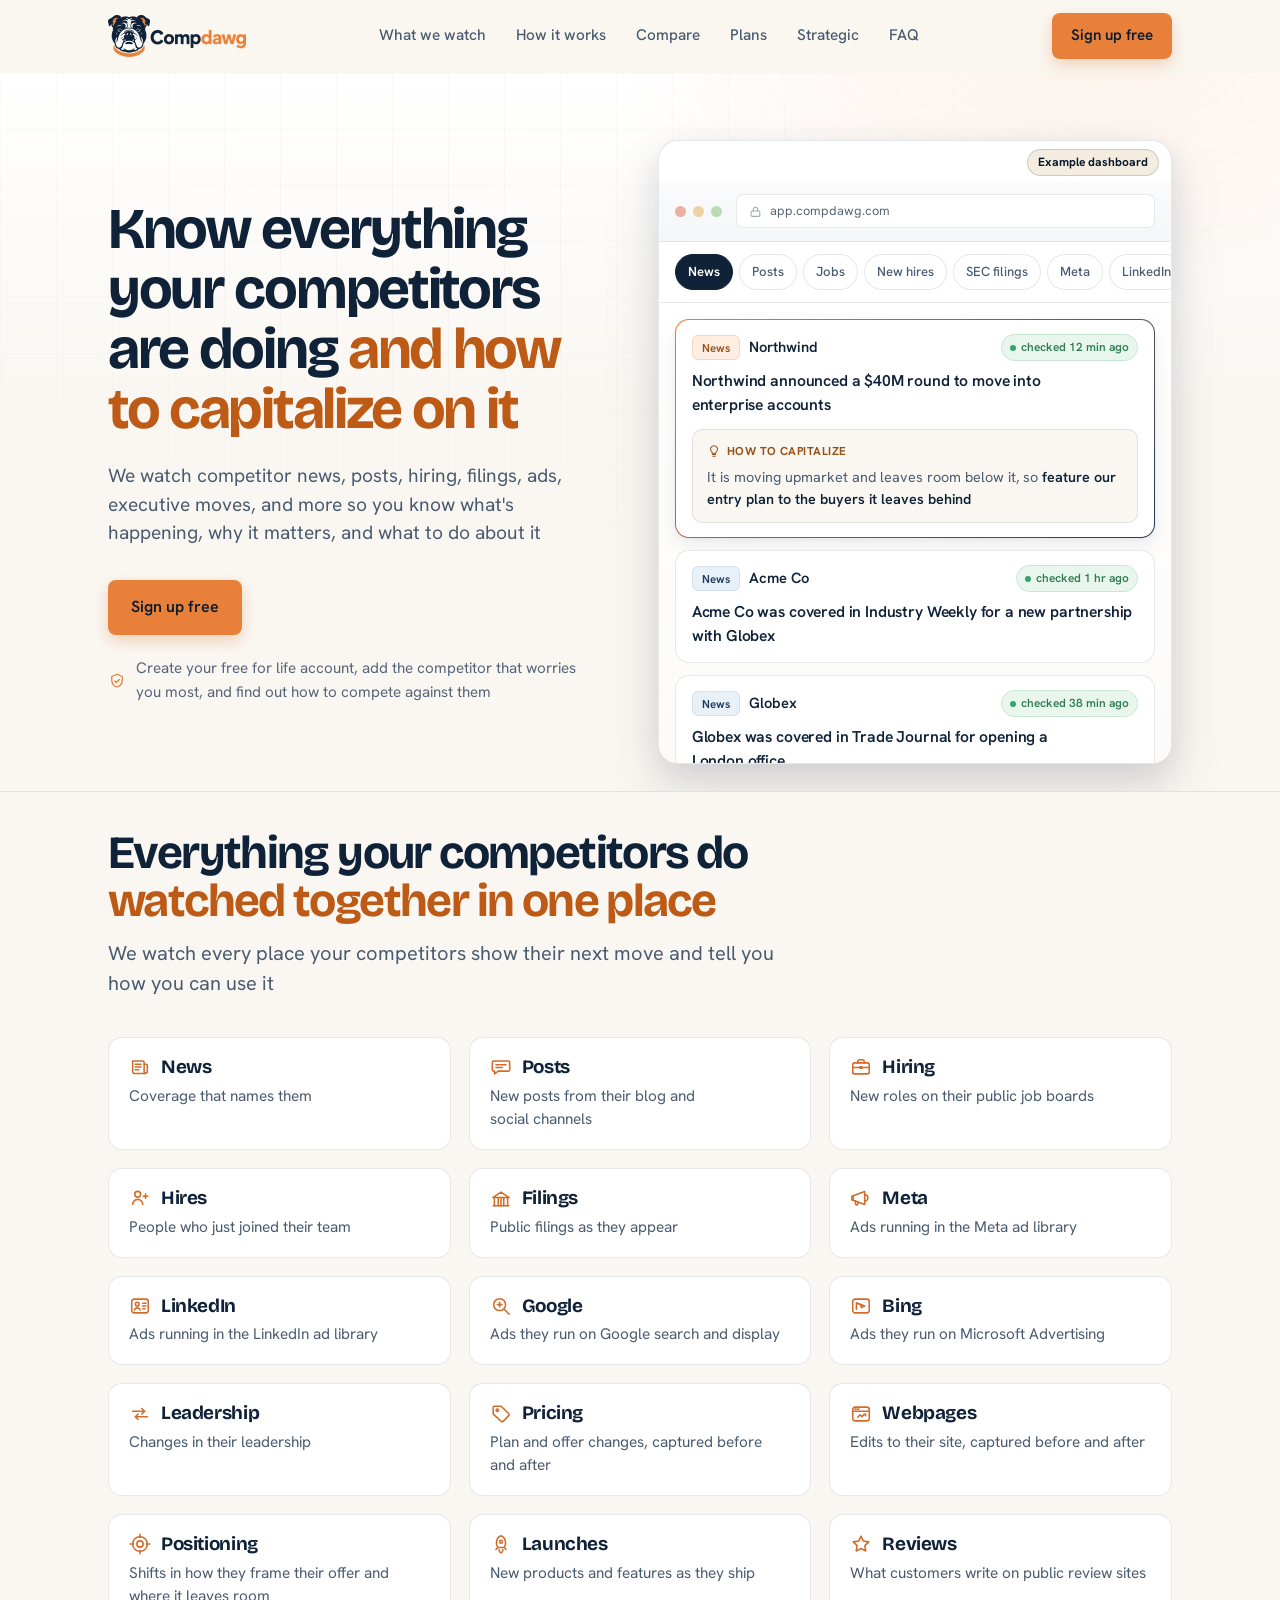
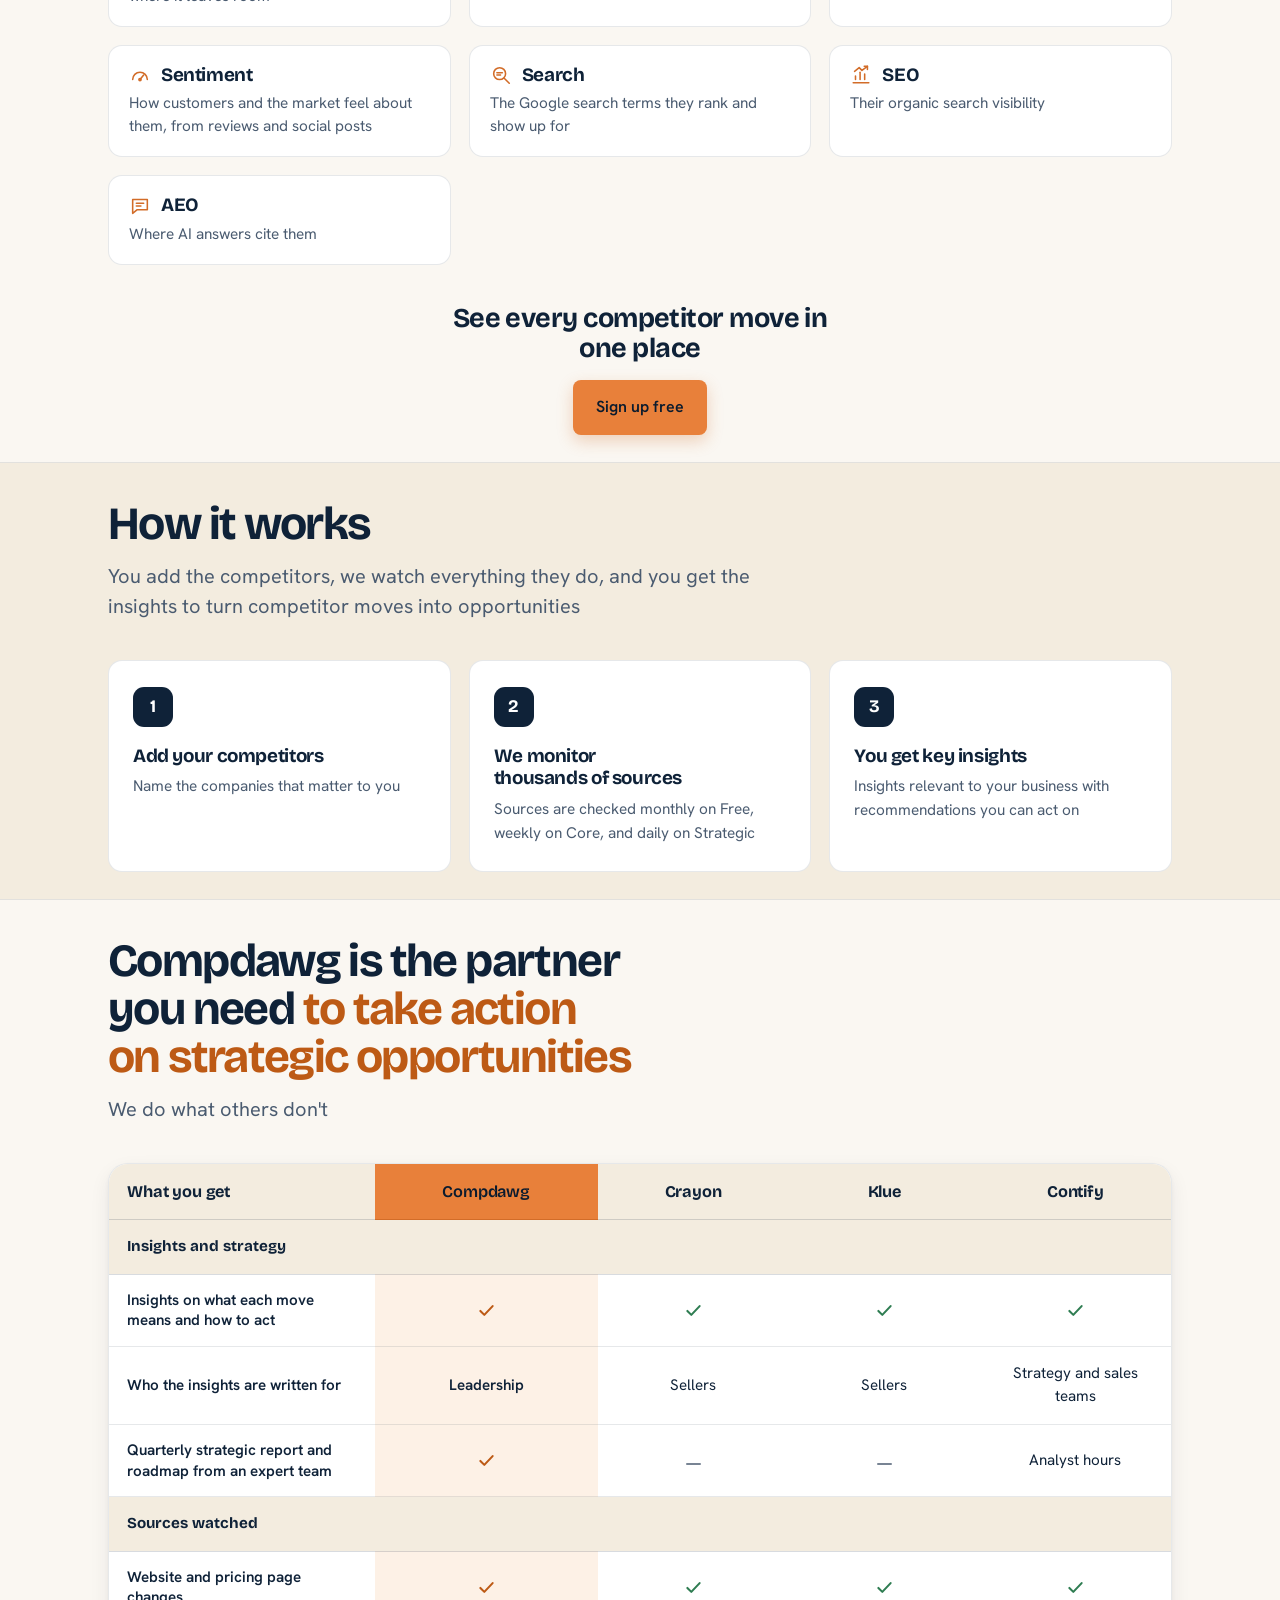
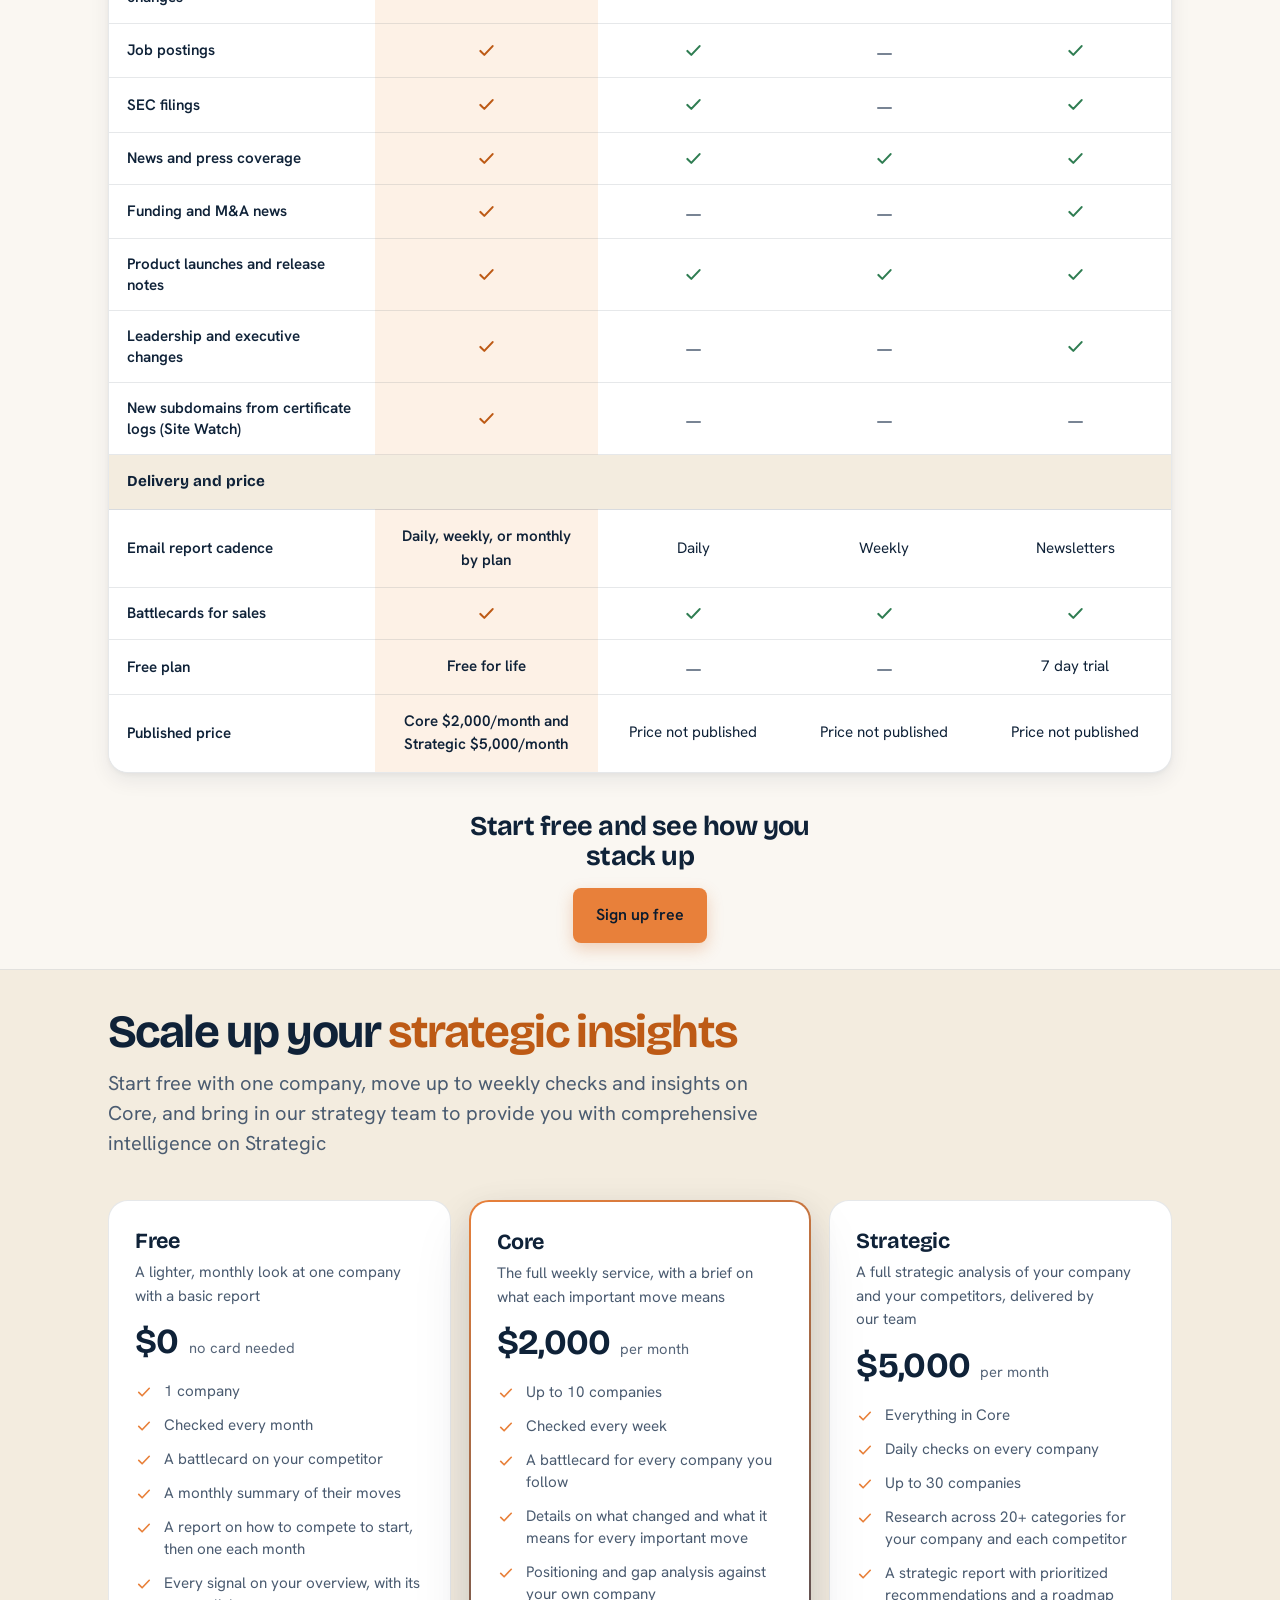
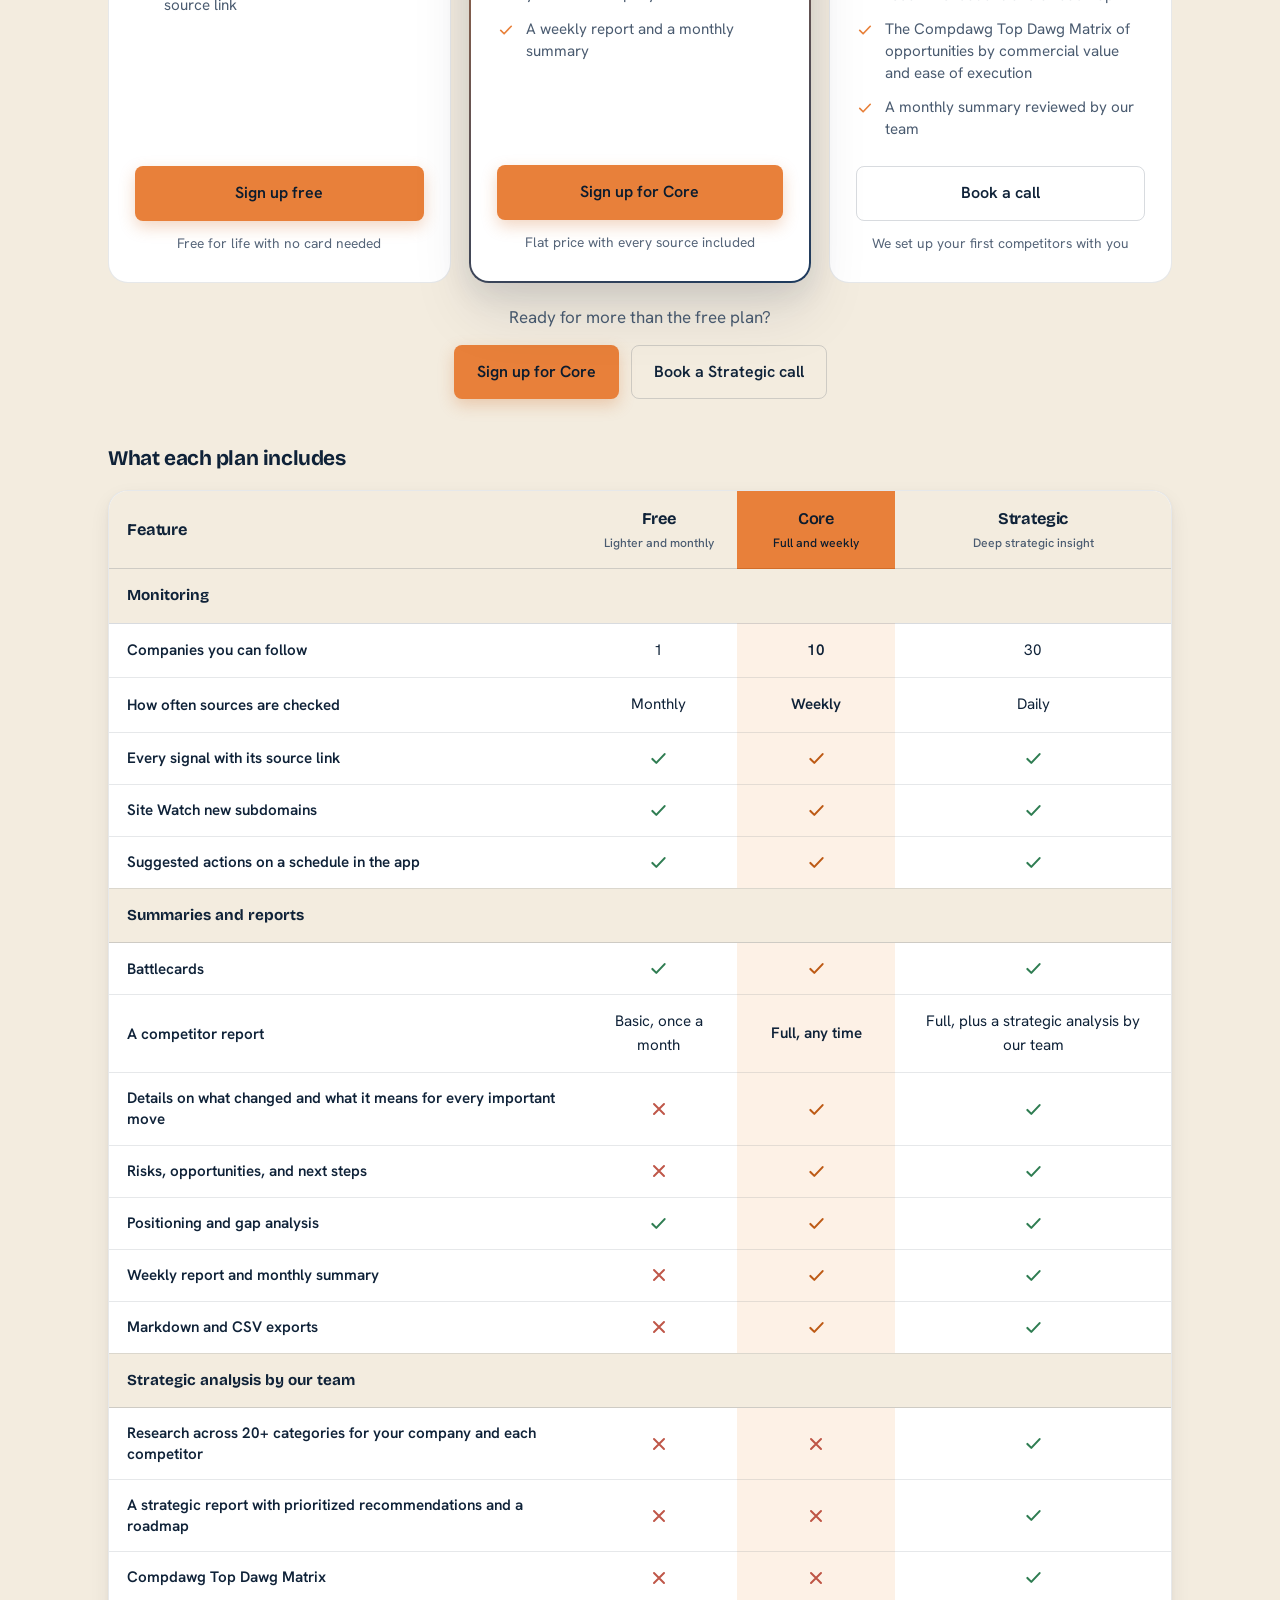
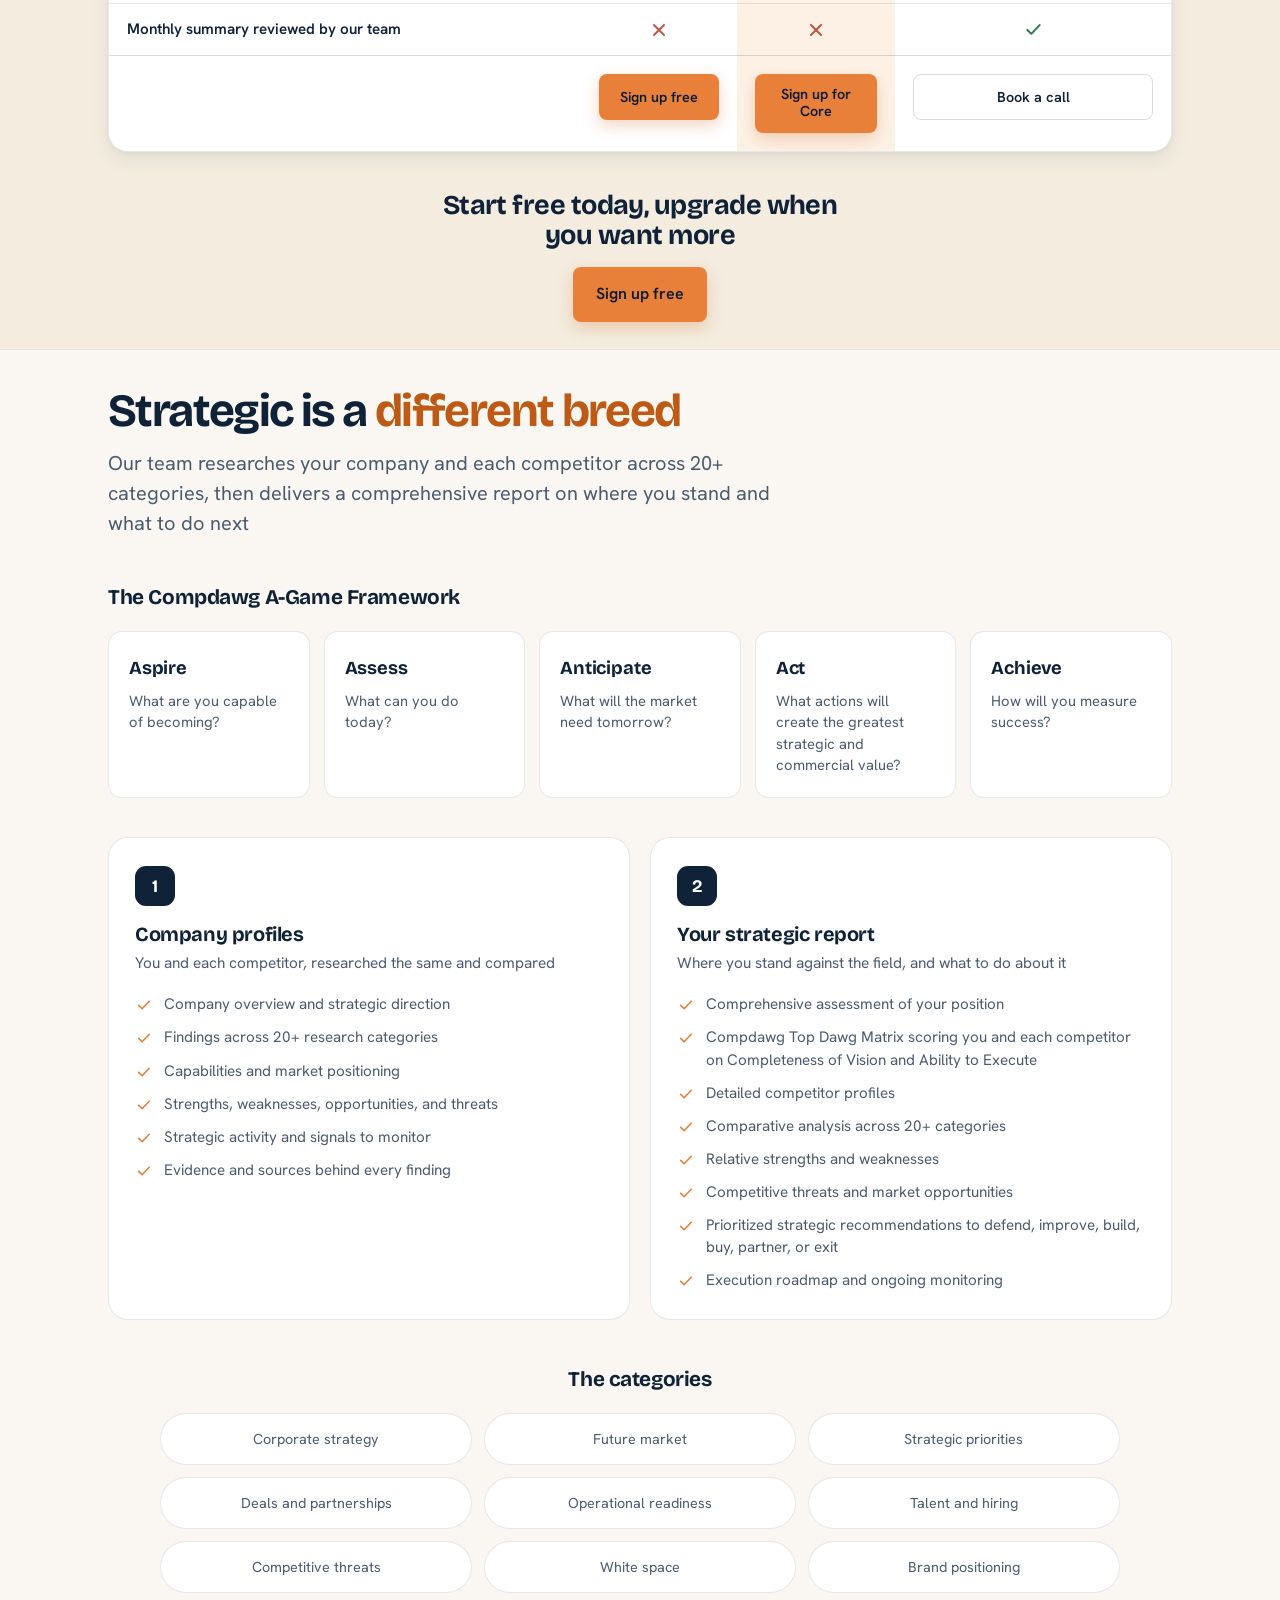
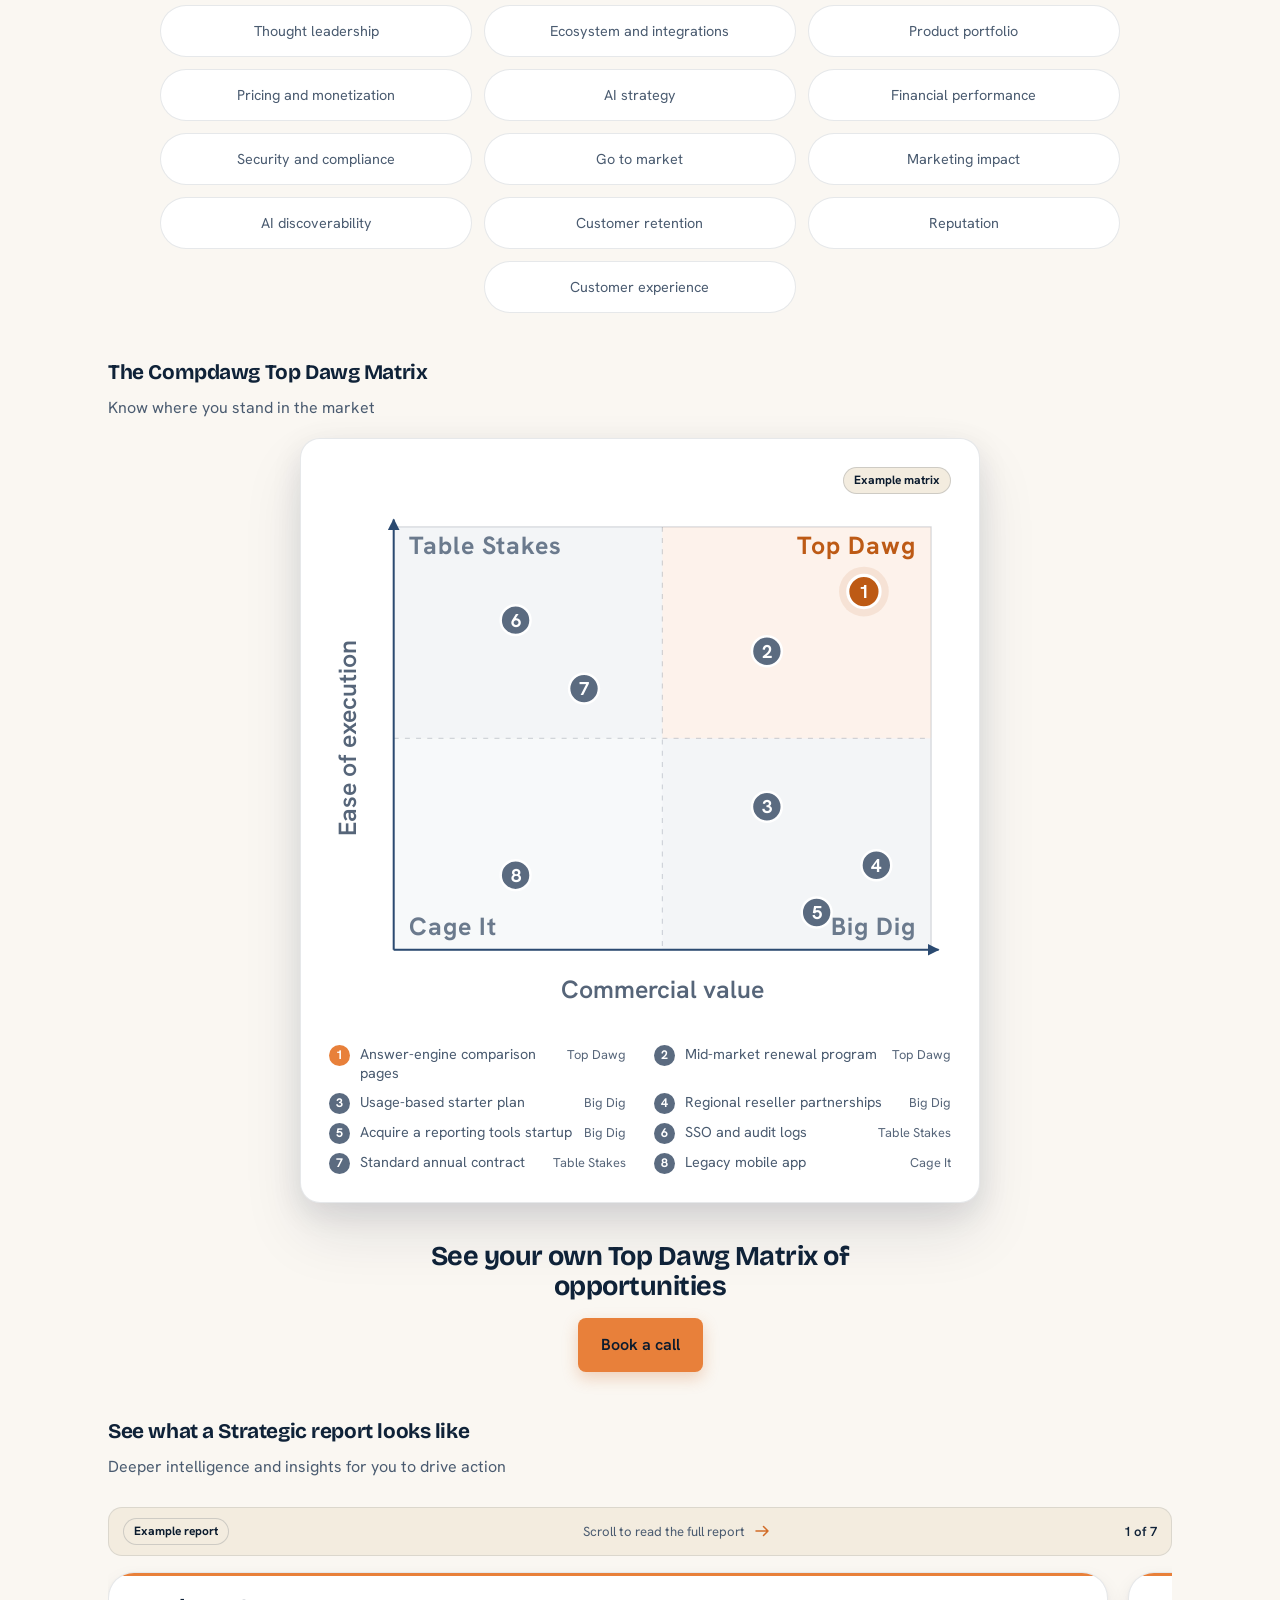
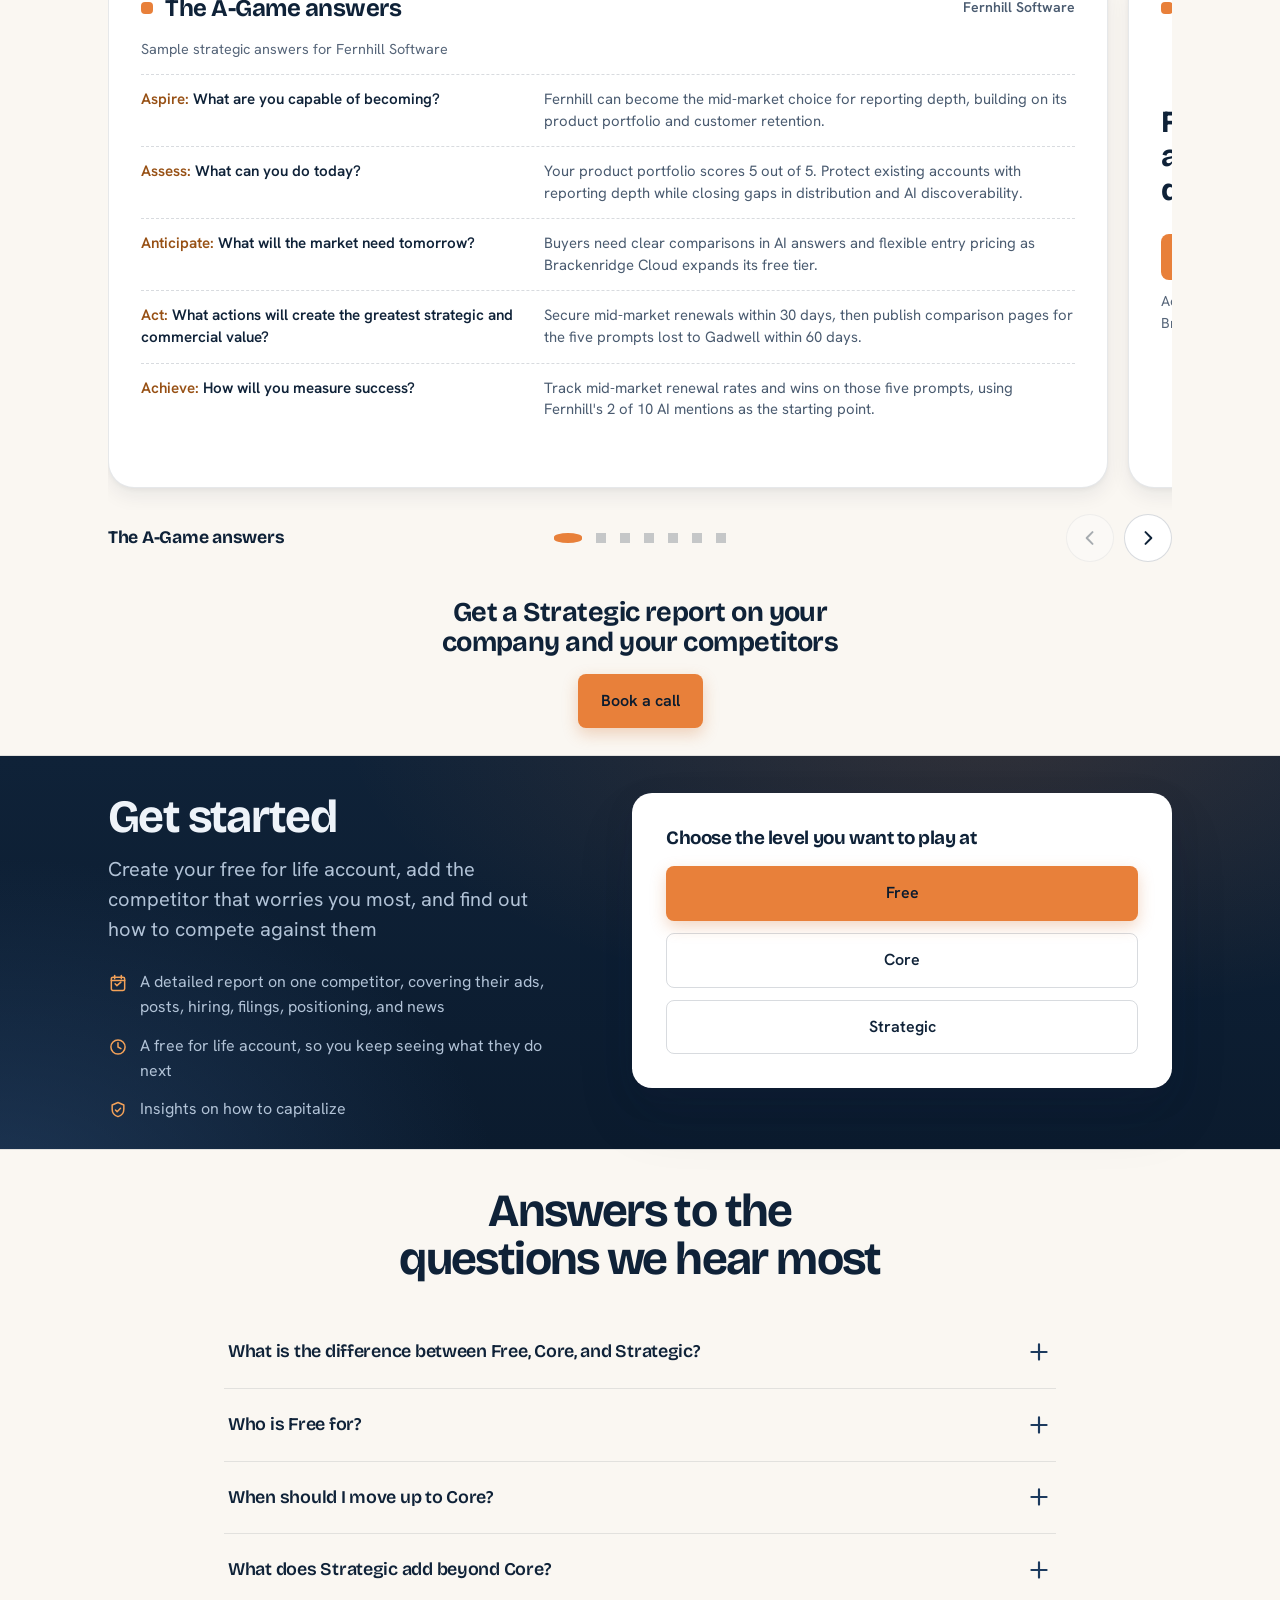
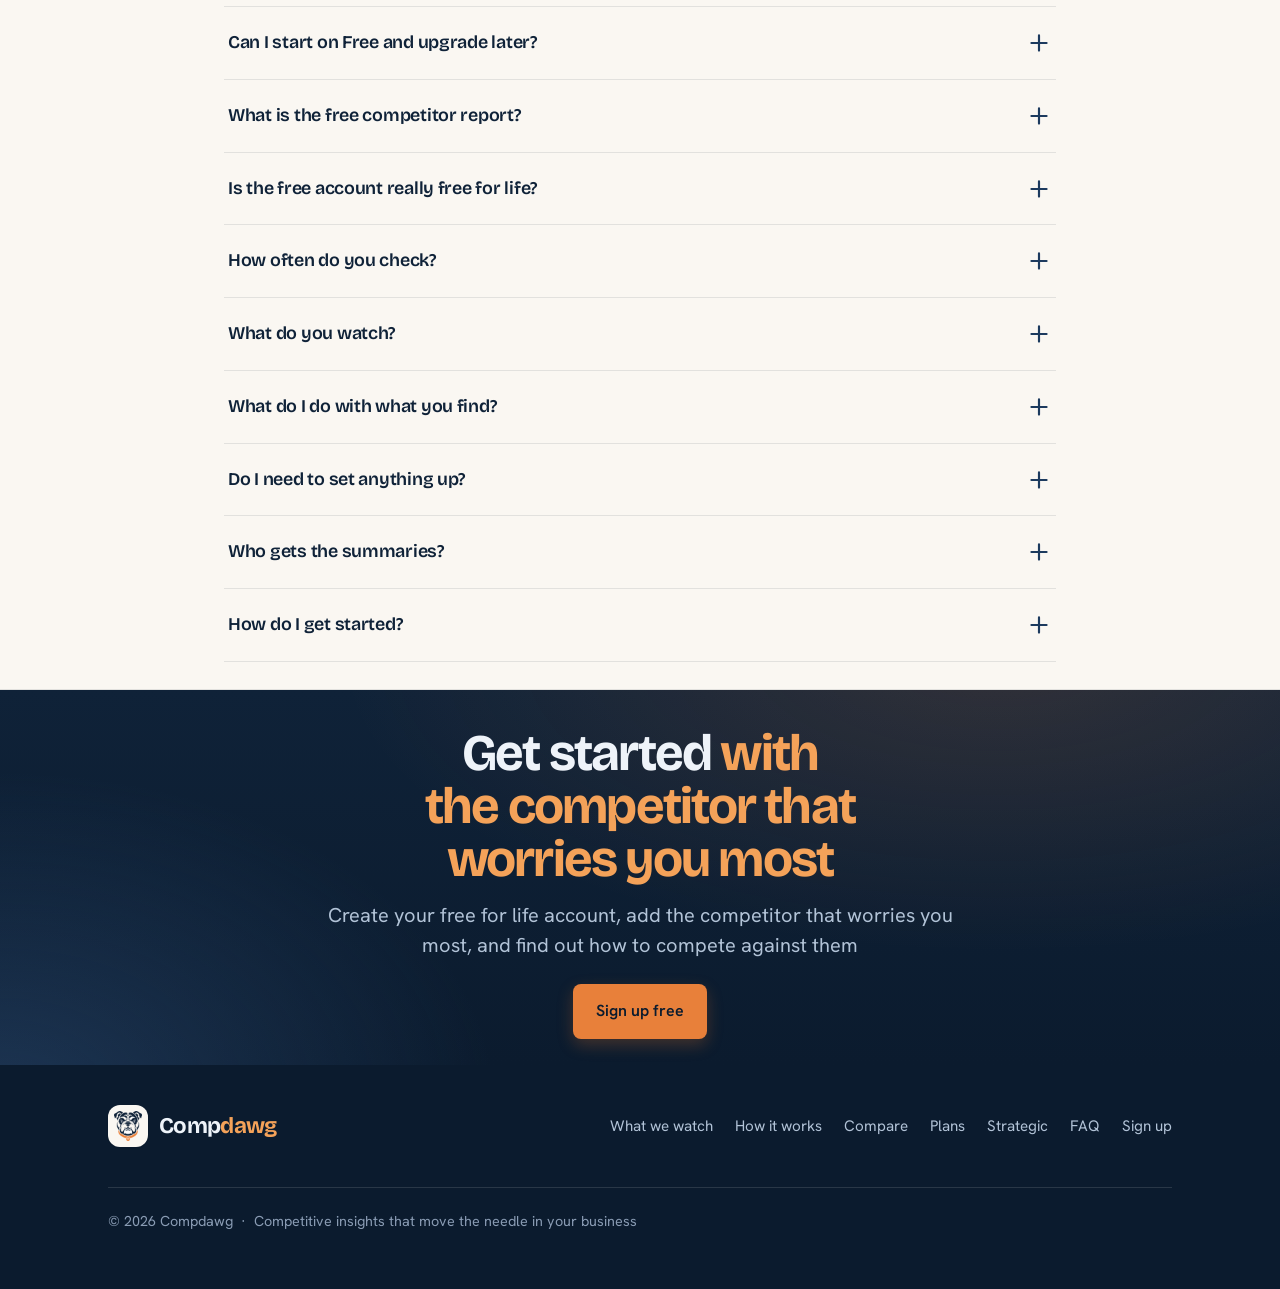
<file: index.html>
<!DOCTYPE html>
<html lang="en">
<head>
<meta charset="utf-8">
<meta name="viewport" content="width=device-width, initial-scale=1">
<title>Compdawg: competitor intelligence for leadership, checked on your plan’s schedule</title>
<meta name="description" content="Compdawg checks competitor sources monthly on Free, weekly on Core, and daily on Strategic, with a free account that shows how to compete against the competitor you add">
<meta name="theme-color" content="#0f2238">
<link rel="canonical" href="https://compdawg.com/">

<!-- Open Graph / Twitter -->
<meta property="og:title" content="Compdawg: competitor intelligence for leadership, checked on your plan’s schedule">
<meta property="og:description" content="We check competitor sources monthly on Free, weekly on Core, and daily on Strategic, with a free account that shows how to compete against the competitor you add">
<meta property="og:image" content="https://compdawg.com/og.png?v=20261105r1">
<meta property="og:image:width" content="1200">
<meta property="og:image:height" content="630">
<meta property="og:image:alt" content="Compdawg: know everything your competitors are doing and how to capitalize on it">
<meta property="og:type" content="website">
<meta property="og:url" content="https://compdawg.com/">
<meta name="twitter:card" content="summary_large_image">
<meta name="twitter:title" content="Compdawg: competitor intelligence for leadership, checked on your plan’s schedule">
<meta name="twitter:description" content="We check competitor sources monthly on Free, weekly on Core, and daily on Strategic, with a free account that shows how to compete against the competitor you add">
<meta name="twitter:image" content="https://compdawg.com/og.png?v=20261105r1">

<link rel="icon" href="brand/icon-16.png?v=20261105r1" sizes="16x16" type="image/png">
<link rel="icon" href="brand/icon-32.png?v=20261105r1" sizes="32x32" type="image/png">
<link rel="icon" href="brand/icon-512.png?v=20261105r1" sizes="512x512" type="image/png">
<link rel="apple-touch-icon" href="brand/icon-180.png?v=20261105r1" sizes="180x180">

<link rel="preconnect" href="https://fonts.googleapis.com">
<link rel="preconnect" href="https://fonts.gstatic.com" crossorigin>
<link href="https://fonts.googleapis.com/css2?family=Bricolage+Grotesque:opsz,wght@12..96,400;12..96,500;12..96,600;12..96,700&family=Hanken+Grotesk:wght@400;500;600;700&display=swap" rel="stylesheet">
<link rel="stylesheet" href="assets/styles.css?v=20261105r3">
<link rel="stylesheet" href="assets/sample-report.css?v=20261105r1">
</head>
<body>
<a class="skip-link" href="#main" style="position:absolute;left:16px;top:-60px;z-index:100;background:#0f2238;color:#fff;padding:10px 16px;border-radius:10px;font-weight:600;transition:top .2s" onfocus="this.style.top='16px'" onblur="this.style.top='-60px'">Skip to content</a>

<!-- =============================================== NAV -->
<header class="nav" id="top">
  <div class="wrap nav-inner">
    <a class="brand" href="#top" aria-label="Compdawg home">
      <img class="logo-default" src="brand/logo-lockup-sm-t.png?v=20261105r1" alt="Compdawg" width="138" height="42">
      <img class="logo-light" src="brand/logo-lockup-light-sm.png?v=20261105r1" alt="" aria-hidden="true" width="138" height="42">
    </a>
    <nav class="nav-links" aria-label="Primary">
      <a class="navlink" href="#watch">What we watch</a>
      <a class="navlink" href="#how">How it works</a>
      <a class="navlink" href="#compare">Compare</a>
      <a class="navlink" href="#plans">Plans</a>
      <a class="navlink" href="#strategic">Strategic</a>
      <a class="navlink" href="#faq">FAQ</a>
    </nav>
    <div class="nav-cta">
      <a class="btn btn-primary" href="https://app.compdawg.com/signup" data-signup-open>Sign up free</a>
    </div>
    <button class="hamburger" aria-label="Toggle menu" aria-controls="mobile-menu" aria-expanded="false"><span></span></button>
  </div>
</header>
<div class="menu-backdrop" hidden aria-hidden="true"></div>
<nav class="mobile-menu" id="mobile-menu" aria-label="Mobile navigation" inert>
  <a href="#watch">What we watch</a>
  <a href="#how">How it works</a>
  <a href="#compare">Compare</a>
  <a href="#plans">Plans</a>
  <a href="#strategic">Strategic</a>
  <a href="#faq">FAQ</a>
  <a class="btn btn-primary" href="https://app.compdawg.com/signup" data-signup-open>Sign up free</a>
</nav>

<main id="main">

<!-- =============================================== HERO -->
<section class="hero">
  <div class="wrap">
    <div class="hero-grid">
      <div>
        <h1 data-reveal>Know everything your competitors are doing <span class="accent">and how to capitalize on it</span></h1>
        <p class="hero-sub" data-reveal style="--reveal-delay:80ms">We watch competitor news, posts, hiring, filings, ads, executive moves, and more so you know what's happening, why it matters, and what to do about it</p>
        <div class="hero-cta" data-reveal style="--reveal-delay:150ms">
          <a class="btn btn-primary" href="https://app.compdawg.com/signup" data-signup-open>Sign up free</a>
        </div>
        <p class="trust" data-reveal style="--reveal-delay:220ms">
          <svg aria-hidden="true" focusable="false" width="18" height="18" viewBox="0 0 24 24" fill="none" stroke="currentColor" stroke-width="1.7" stroke-linecap="round" stroke-linejoin="round"><path d="M12 3l7 3v5c0 4.5-3 7.6-7 9-4-1.4-7-4.5-7-9V6z"/><path d="M9 12l2 2 4-4"/></svg>
          Create your free for life account, add the competitor that worries you most, and find out how to compete against them
        </p>
      </div>

      <!-- ---- Product visual: CSS/HTML mockup (not an image) ---- -->
      <div class="mock" data-reveal style="--reveal-delay:140ms" role="img" aria-label="Example dashboard in the Compdawg app: a strip of competitor source tabs above competitor moves, including a How to capitalize brief">
        <span class="example-badge mock-example">Example dashboard</span>
        <div class="mock-chrome">
          <span class="mock-dots" aria-hidden="true"><i></i><i></i><i></i></span>
          <span class="mock-url">
            <svg width="13" height="13" viewBox="0 0 24 24" fill="none" stroke="currentColor" stroke-width="2" stroke-linecap="round" stroke-linejoin="round"><rect x="4" y="11" width="16" height="10" rx="2"/><path d="M8 11V8a4 4 0 0 1 8 0v3"/></svg>
            app.compdawg.com
          </span>
        </div>

        <div class="tabrail" tabindex="0">
          <span class="tab active">News</span>
          <span class="tab">Posts</span>
          <span class="tab">Jobs</span>
          <span class="tab">New hires</span>
          <span class="tab">SEC filings</span>
          <span class="tab">Meta</span>
          <span class="tab">LinkedIn</span>
          <span class="tab">Google</span>
          <span class="tab">Bing</span>
          <span class="tab">Executive changes</span>
          <span class="tab">Pricing page</span>
          <span class="tab">Website</span>
          <span class="tab">Positioning and gaps</span>
          <span class="tab">Launches</span>
          <span class="tab">Reviews</span>
          <span class="tab">Sentiment</span>
          <span class="tab">Search terms</span>
          <span class="tab">SEO and AI answers</span>
        </div>

        <div class="feed" tabindex="0">
          <!-- Expanded "How to capitalize" brief -->
          <article class="sig brief">
            <div class="sig-top">
              <span class="src orange">News</span>
              <span class="sig-co">Northwind</span>
              <span class="fresh"><i aria-hidden="true"></i>checked 12 min ago</span>
            </div>
            <p class="sig-title">Northwind announced a $40M round to move into enterprise accounts</p>
            <div class="meaning">
              <span class="tag">
                <svg width="14" height="14" viewBox="0 0 24 24" fill="none" stroke="currentColor" stroke-width="1.8" stroke-linecap="round" stroke-linejoin="round"><path d="M9 18h6"/><path d="M10 21h4"/><path d="M12 3a6 6 0 0 1 4 10.5c-.7.7-1 1.2-1 2.5H9c0-1.3-.3-1.8-1-2.5A6 6 0 0 1 12 3z"/></svg>
                How to capitalize
              </span>
              <p>It is moving upmarket and leaves room below it, so <b>feature our entry plan to the buyers it leaves behind</b></p>
            </div>
          </article>

          <article class="sig">
            <div class="sig-top">
              <span class="src">News</span>
              <span class="sig-co">Acme Co</span>
              <span class="fresh"><i aria-hidden="true"></i>checked 1 hr ago</span>
            </div>
            <p class="sig-title">Acme Co was covered in Industry Weekly for a new partnership with Globex</p>
          </article>

          <article class="sig">
            <div class="sig-top">
              <span class="src">News</span>
              <span class="sig-co">Globex</span>
              <span class="fresh"><i aria-hidden="true"></i>checked 38 min ago</span>
            </div>
            <p class="sig-title">Globex was covered in Trade Journal for opening a London office</p>
          </article>
        </div>
      </div>
    </div>
  </div>
</section>

<!-- =============================================== WHAT WE WATCH -->
<section class="section hairline-y" id="watch">
  <div class="wrap">
    <div class="section-head" data-reveal>
      <h2>Everything your competitors do <span style="color:#bd5a15">watched together in one place</span></h2>
      <p class="lead">We watch every place your competitors show their next move and tell you how you can use it</p>
    </div>

    <div class="grid cols-3 watch-grid">
      <div class="card" data-reveal>
        <span class="ico"><svg width="22" height="22" viewBox="0 0 24 24" fill="none" stroke="currentColor" stroke-width="1.7" stroke-linecap="round" stroke-linejoin="round"><path d="M4 5.5h11a1.5 1.5 0 0 1 1.5 1.5v10.5a1.5 1.5 0 0 0 1.5 1.5H6.5a2.5 2.5 0 0 1-2.5-2.5V5.5z"/><path d="M16.5 9H19a1 1 0 0 1 1 1v6.5a2 2 0 0 1-2 2"/><path d="M6.8 9h6.4"/><path d="M6.8 12h6.4"/><path d="M6.8 15h4"/></svg></span>
        <h3>News</h3>
        <p>Coverage that names them</p>
      </div>
      <div class="card" data-reveal style="--reveal-delay:40ms">
        <span class="ico"><svg width="22" height="22" viewBox="0 0 24 24" fill="none" stroke="currentColor" stroke-width="1.7" stroke-linecap="round" stroke-linejoin="round"><path d="M4 5.5h16a1.5 1.5 0 0 1 1.5 1.5v8a1.5 1.5 0 0 1-1.5 1.5H9l-4 3v-3H4A1.5 1.5 0 0 1 2.5 15V7A1.5 1.5 0 0 1 4 5.5z"/><path d="M6.5 9.5h11"/><path d="M6.5 12.5h7"/></svg></span>
        <h3>Posts</h3>
        <p>New posts from their blog and social channels</p>
      </div>
      <div class="card" data-reveal style="--reveal-delay:80ms">
        <span class="ico"><svg width="22" height="22" viewBox="0 0 24 24" fill="none" stroke="currentColor" stroke-width="1.7" stroke-linecap="round" stroke-linejoin="round"><rect x="3" y="7.5" width="18" height="12" rx="2"/><path d="M8.5 7.5V6a2 2 0 0 1 2-2h3a2 2 0 0 1 2 2v1.5"/><path d="M3 12.5h18"/><path d="M11 11.8h2v1.6h-2z"/></svg></span>
        <h3>Hiring</h3>
        <p>New roles on their public job boards</p>
      </div>
      <div class="card" data-reveal>
        <span class="ico"><svg width="22" height="22" viewBox="0 0 24 24" fill="none" stroke="currentColor" stroke-width="1.7" stroke-linecap="round" stroke-linejoin="round"><circle cx="9.5" cy="8" r="3.2"/><path d="M4 19a5.5 5.5 0 0 1 11 0"/><path d="M18 7.5v5"/><path d="M15.5 10h5"/></svg></span>
        <h3>Hires</h3>
        <p>People who just joined their team</p>
      </div>
      <div class="card" data-reveal style="--reveal-delay:40ms">
        <span class="ico"><svg width="22" height="22" viewBox="0 0 24 24" fill="none" stroke="currentColor" stroke-width="1.7" stroke-linecap="round" stroke-linejoin="round"><path d="M3.5 20.5h17"/><path d="M4.8 20.5v-8.5"/><path d="M9 20.5v-8.5"/><path d="M15 20.5v-8.5"/><path d="M19.2 20.5v-8.5"/><path d="M12 20.5v-8.5"/><path d="M3 11.5l9-6 9 6z"/></svg></span>
        <h3>Filings</h3>
        <p>Public filings as they appear</p>
      </div>
      <div class="card" data-reveal style="--reveal-delay:80ms">
        <span class="ico"><svg width="22" height="22" viewBox="0 0 24 24" fill="none" stroke="currentColor" stroke-width="1.7" stroke-linecap="round" stroke-linejoin="round"><path d="M3.5 9.5L16 5v14L3.5 14.5z"/><path d="M3.5 9.5H3a1 1 0 0 0-1 1v3a1 1 0 0 0 1 1h.5"/><path d="M16 8.5a3.5 3.5 0 0 1 0 7"/><path d="M6 15v3.2a1.3 1.3 0 0 0 2.6 0V16"/></svg></span>
        <h3>Meta</h3>
        <p>Ads running in the Meta ad library</p>
      </div>
      <div class="card" data-reveal>
        <span class="ico"><svg width="22" height="22" viewBox="0 0 24 24" fill="none" stroke="currentColor" stroke-width="1.7" stroke-linecap="round" stroke-linejoin="round"><rect x="3" y="4.5" width="18" height="15" rx="2.5"/><circle cx="9" cy="10" r="2"/><path d="M5.8 16.3a3.4 3.4 0 0 1 6.4 0"/><path d="M15 9h3.5"/><path d="M15 12h3.5"/><path d="M15 15h2.5"/></svg></span>
        <h3>LinkedIn</h3>
        <p>Ads running in the LinkedIn ad library</p>
      </div>
      <div class="card" data-reveal style="--reveal-delay:40ms">
        <span class="ico"><svg width="22" height="22" viewBox="0 0 24 24" fill="none" stroke="currentColor" stroke-width="1.7" stroke-linecap="round" stroke-linejoin="round"><circle cx="10.5" cy="10.5" r="6.5"/><path d="M15.5 15.5L21 21"/><path d="M8 10.5h5"/><path d="M10.5 8v5"/></svg></span>
        <h3>Google</h3>
        <p>Ads they run on Google search and display</p>
      </div>
      <div class="card" data-reveal style="--reveal-delay:80ms">
        <span class="ico"><svg width="22" height="22" viewBox="0 0 24 24" fill="none" stroke="currentColor" stroke-width="1.7" stroke-linecap="round" stroke-linejoin="round"><rect x="3" y="4.5" width="18" height="15" rx="2.5"/><path d="M7 15.5V8.5l4 1.8 1.6 3.4 3.4-1.7-6-2.4"/></svg></span>
        <h3>Bing</h3>
        <p>Ads they run on Microsoft Advertising</p>
      </div>
      <div class="card" data-reveal>
        <span class="ico"><svg width="22" height="22" viewBox="0 0 24 24" fill="none" stroke="currentColor" stroke-width="1.7" stroke-linecap="round" stroke-linejoin="round"><path d="M4 9h13"/><path d="M14 6l3 3-3 3"/><path d="M20 15H7"/><path d="M10 18l-3-3 3-3"/></svg></span>
        <h3>Leadership</h3>
        <p>Changes in their leadership</p>
      </div>
      <div class="card" data-reveal style="--reveal-delay:40ms">
        <span class="ico"><svg width="22" height="22" viewBox="0 0 24 24" fill="none" stroke="currentColor" stroke-width="1.7" stroke-linecap="round" stroke-linejoin="round"><path d="M3.5 12.2V4.5a1 1 0 0 1 1-1h7.7l8.3 8.3a1.4 1.4 0 0 1 0 2l-6.2 6.2a1.4 1.4 0 0 1-2 0z"/><circle cx="8" cy="8" r="1.3"/></svg></span>
        <h3>Pricing</h3>
        <p>Plan and offer changes, captured before and after</p>
      </div>
      <div class="card" data-reveal style="--reveal-delay:80ms">
        <span class="ico"><svg width="22" height="22" viewBox="0 0 24 24" fill="none" stroke="currentColor" stroke-width="1.7" stroke-linecap="round" stroke-linejoin="round"><rect x="3" y="4.5" width="18" height="15" rx="2.5"/><path d="M3 9h18"/><path d="M5.6 6.7h1.2"/><path d="M8.6 6.7h1.2"/><path d="M8.5 15.5l2.5-2.6 2 2 2.5-2.6"/><path d="M15.5 12.4h1.5v1.5"/></svg></span>
        <h3>Webpages</h3>
        <p>Edits to their site, captured before and after</p>
      </div>
      <div class="card" data-reveal>
        <span class="ico"><svg width="22" height="22" viewBox="0 0 24 24" fill="none" stroke="currentColor" stroke-width="1.7" stroke-linecap="round" stroke-linejoin="round"><circle cx="12" cy="12" r="8"/><circle cx="12" cy="12" r="3.4"/><path d="M12 1.5V5"/><path d="M12 19v3.5"/><path d="M1.5 12H5"/><path d="M19 12h3.5"/></svg></span>
        <h3>Positioning</h3>
        <p>Shifts in how they frame their offer and where it leaves room</p>
      </div>
      <div class="card" data-reveal style="--reveal-delay:40ms">
        <span class="ico"><svg width="22" height="22" viewBox="0 0 24 24" fill="none" stroke="currentColor" stroke-width="1.7" stroke-linecap="round" stroke-linejoin="round"><path d="M12 3c3 1.3 5 4.3 5 8 0 2-.7 3.6-1.5 4.8H8.5C7.7 14.6 7 13 7 11c0-3.7 2-6.7 5-8z"/><circle cx="12" cy="9.5" r="1.6"/><path d="M8.5 15.8l-2 2.2M15.5 15.8l2 2.2"/><path d="M10 18.3c0 1.6 1 3.2 2 3.2s2-1.6 2-3.2"/></svg></span>
        <h3>Launches</h3>
        <p>New products and features as they ship</p>
      </div>
      <div class="card" data-reveal style="--reveal-delay:80ms">
        <span class="ico"><svg width="22" height="22" viewBox="0 0 24 24" fill="none" stroke="currentColor" stroke-width="1.7" stroke-linecap="round" stroke-linejoin="round"><path d="M12 3.5l2.6 5.3 5.9.9-4.3 4.1 1 5.8-5.2-2.7-5.2 2.7 1-5.8L3.5 9.7l5.9-.9z"/></svg></span>
        <h3>Reviews</h3>
        <p>What customers write on public review sites</p>
      </div>
      <div class="card" data-reveal>
        <span class="ico"><svg width="22" height="22" viewBox="0 0 24 24" fill="none" stroke="currentColor" stroke-width="1.7" stroke-linecap="round" stroke-linejoin="round"><path d="M4 17a8 8 0 0 1 16 0"/><path d="M12 17l4-5"/><circle cx="12" cy="17" r="1.2"/></svg></span>
        <h3>Sentiment</h3>
        <p>How customers and the market feel about them, from reviews and social posts</p>
      </div>
      <div class="card" data-reveal style="--reveal-delay:40ms">
        <span class="ico"><svg width="22" height="22" viewBox="0 0 24 24" fill="none" stroke="currentColor" stroke-width="1.7" stroke-linecap="round" stroke-linejoin="round"><circle cx="10.5" cy="10.5" r="6.5"/><path d="M15.5 15.5L21 21"/><path d="M7.5 9.5h6"/><path d="M7.5 12h4"/></svg></span>
        <h3>Search</h3>
        <p>The Google search terms they rank and show up for</p>
      </div>
      <div class="card" data-reveal style="--reveal-delay:80ms">
        <span class="ico"><svg width="22" height="22" viewBox="0 0 24 24" fill="none" stroke="currentColor" stroke-width="1.7" stroke-linecap="round" stroke-linejoin="round"><path d="M3.5 20.5h17"/><path d="M6 17v-4"/><path d="M11 17V9"/><path d="M16 17v-6"/><path d="M5 8l5-4 3 3 6-4.5"/><path d="M15.5 2.5H19V6"/></svg></span>
        <h3>SEO</h3>
        <p>Their organic search visibility</p>
      </div>
      <div class="card" data-reveal>
        <span class="ico"><svg width="22" height="22" viewBox="0 0 24 24" fill="none" stroke="currentColor" stroke-width="1.7" stroke-linecap="round" stroke-linejoin="round" aria-hidden="true"><path d="M4 5h16v11H9l-5 4z"/><path d="M8 9h8M8 12h5"/></svg></span>
        <h3>AEO</h3>
        <p>Where AI answers cite them</p>
      </div>
    </div>

    <!-- Mobile: the same sources grouped into the app's tab buckets -->
    <div class="bucket-accordion watch-accordion" aria-label="What we watch, grouped by bucket">
      <details class="bucket" name="watch">
        <summary><span class="bucket-label">Webpages</span><svg class="bucket-chev" viewBox="0 0 24 24" fill="none" stroke="currentColor" stroke-width="2" stroke-linecap="round" stroke-linejoin="round" aria-hidden="true"><path d="M6 9l6 6 6-6"/></svg></summary>
        <ul class="bucket-rows">
          <li><span class="bucket-row-t">Website changes</span><span class="bucket-row-d">Edits to their site, captured before and after</span></li>
          <li><span class="bucket-row-t">Pricing page</span><span class="bucket-row-d">Plan and offer changes, captured before and after</span></li>
          <li><span class="bucket-row-t">Product launches</span><span class="bucket-row-d">New products and features as they ship</span></li>
        </ul>
      </details>
      <details class="bucket" name="watch">
        <summary><span class="bucket-label">People</span><svg class="bucket-chev" viewBox="0 0 24 24" fill="none" stroke="currentColor" stroke-width="2" stroke-linecap="round" stroke-linejoin="round" aria-hidden="true"><path d="M6 9l6 6 6-6"/></svg></summary>
        <ul class="bucket-rows">
          <li><span class="bucket-row-t">Executive changes</span><span class="bucket-row-d">Changes in their leadership</span></li>
          <li><span class="bucket-row-t">New hires</span><span class="bucket-row-d">People who just joined their team</span></li>
          <li><span class="bucket-row-t">Job postings</span><span class="bucket-row-d">New roles on their public job boards</span></li>
        </ul>
      </details>
      <details class="bucket" name="watch">
        <summary><span class="bucket-label">Ads</span><svg class="bucket-chev" viewBox="0 0 24 24" fill="none" stroke="currentColor" stroke-width="2" stroke-linecap="round" stroke-linejoin="round" aria-hidden="true"><path d="M6 9l6 6 6-6"/></svg></summary>
        <ul class="bucket-rows">
          <li><span class="bucket-row-t">Meta</span><span class="bucket-row-d">Ads running in the Meta ad library</span></li>
          <li><span class="bucket-row-t">LinkedIn</span><span class="bucket-row-d">Ads running in the LinkedIn ad library</span></li>
          <li><span class="bucket-row-t">Google</span><span class="bucket-row-d">Ads they run on Google search and display</span></li>
          <li><span class="bucket-row-t">Bing</span><span class="bucket-row-d">Ads they run on Microsoft Advertising</span></li>
        </ul>
      </details>
      <details class="bucket" name="watch">
        <summary><span class="bucket-label">Feedback</span><svg class="bucket-chev" viewBox="0 0 24 24" fill="none" stroke="currentColor" stroke-width="2" stroke-linecap="round" stroke-linejoin="round" aria-hidden="true"><path d="M6 9l6 6 6-6"/></svg></summary>
        <ul class="bucket-rows">
          <li><span class="bucket-row-t">Reviews</span><span class="bucket-row-d">What customers write on public review sites</span></li>
          <li><span class="bucket-row-t">News</span><span class="bucket-row-d">Coverage that names them</span></li>
          <li><span class="bucket-row-t">Sentiment</span><span class="bucket-row-d">How customers and the market feel about them, from reviews and social posts</span></li>
        </ul>
      </details>
      <details class="bucket" name="watch">
        <summary><span class="bucket-label">SEO</span><svg class="bucket-chev" viewBox="0 0 24 24" fill="none" stroke="currentColor" stroke-width="2" stroke-linecap="round" stroke-linejoin="round" aria-hidden="true"><path d="M6 9l6 6 6-6"/></svg></summary>
        <ul class="bucket-rows">
          <li><span class="bucket-row-t">Company posts</span><span class="bucket-row-d">New posts from their blog and social channels</span></li>
          <li><span class="bucket-row-t">Search terms</span><span class="bucket-row-d">The Google search terms they rank and show up for</span></li>
          <li><span class="bucket-row-t">SEO</span><span class="bucket-row-d">Their organic search visibility</span></li>
        </ul>
      </details>
      <details class="bucket" name="watch">
        <summary><span class="bucket-label">AEO</span><svg class="bucket-chev" viewBox="0 0 24 24" fill="none" stroke="currentColor" stroke-width="2" stroke-linecap="round" stroke-linejoin="round" aria-hidden="true"><path d="M6 9l6 6 6-6"/></svg></summary>
        <ul class="bucket-rows">
          <li><span class="bucket-row-t">AEO</span><span class="bucket-row-d">Where AI answers cite them</span></li>
        </ul>
      </details>
      <details class="bucket" name="watch">
        <summary><span class="bucket-label">Filings</span><svg class="bucket-chev" viewBox="0 0 24 24" fill="none" stroke="currentColor" stroke-width="2" stroke-linecap="round" stroke-linejoin="round" aria-hidden="true"><path d="M6 9l6 6 6-6"/></svg></summary>
        <ul class="bucket-rows">
          <li><span class="bucket-row-t">SEC filings</span><span class="bucket-row-d">Public filings as they appear</span></li>
        </ul>
      </details>
    </div>

    <div class="section-cta" data-reveal>
      <p>See every competitor move in one place</p>
      <a class="btn btn-primary" href="https://app.compdawg.com/signup" data-signup-open>Sign up free</a>
    </div>
  </div>
</section>

<!-- =============================================== HOW IT WORKS -->
<section class="section band-cream" id="how">
  <div class="wrap">
    <div class="section-head" data-reveal>
      <h2>How it works</h2>
      <p class="lead">You add the competitors, we watch everything they do, and you get the insights to turn competitor moves into opportunities</p>
    </div>

    <div class="grid cols-3 steps">
      <div class="step" data-reveal>
        <span class="num">1</span>
        <h3>Add your competitors</h3>
        <p>Name the companies that matter to you</p>
      </div>
      <div class="step" data-reveal style="--reveal-delay:80ms">
        <span class="num">2</span>
        <h3>We monitor thousands of sources</h3>
        <p>Sources are checked monthly on Free, weekly on Core, and daily on Strategic</p>
      </div>
      <div class="step" data-reveal style="--reveal-delay:160ms">
        <span class="num">3</span>
        <h3>You get key insights</h3>
        <p>Insights relevant to your business with recommendations you can act on</p>
      </div>
    </div>
  </div>
</section>

<!-- =============================================== COMPARE -->
<section class="section hairline-y" id="compare">
  <div class="wrap">
    <div class="section-head" data-reveal>
      <h2>Compdawg is the partner you need <span style="color:#bd5a15">to take action on strategic opportunities</span></h2>
      <p class="lead">We do what others don't</p>
    </div>

    <p class="compare-swipe">Swipe to compare<svg aria-hidden="true" focusable="false" width="18" height="18" viewBox="0 0 24 24" fill="none" stroke="currentColor" stroke-width="2" stroke-linecap="round" stroke-linejoin="round"><path d="M4 12h16M14 6l6 6-6 6"/></svg></p>
    <div class="compare-shell">
    <div class="compare-wrap" data-reveal role="region" aria-label="Compdawg compared with Crayon, Klue, and Contify, scroll sideways to see every column" tabindex="0">
      <table class="compare products-compare">
        <colgroup>
          <col class="product-feature">
          <col class="product-dawg">
          <col class="product-rival">
          <col class="product-rival">
          <col class="product-rival">
        </colgroup>
        <caption class="visually-hidden">Compdawg compared with Crayon, Klue, and Contify across insights, strategic planning, the sources each watches, email cadence, battlecards, free plan, and published price</caption>
        <thead>
          <tr>
            <th scope="col" class="c-feature">What you get</th>
            <th scope="col" class="col-dawg">Compdawg</th>
            <th scope="col">Crayon</th>
            <th scope="col">Klue</th>
            <th scope="col">Contify</th>
          </tr>
        </thead>
        <tbody>
          <tr><th colspan="5" scope="colgroup" class="rowgroup">Insights and strategy</th></tr>
          <tr>
            <th scope="row">Insights on what each move means and how to act</th>
            <td class="col-dawg"><svg class="ck" width="21" height="21" viewBox="0 0 24 24" fill="none" stroke="currentColor" stroke-width="2.4" stroke-linecap="round" stroke-linejoin="round" aria-hidden="true"><path d="M5 12.5l4.5 4.5L19 7"/></svg><span class="visually-hidden">Yes</span></td>
            <td><svg class="ck" width="21" height="21" viewBox="0 0 24 24" fill="none" stroke="currentColor" stroke-width="2.4" stroke-linecap="round" stroke-linejoin="round" aria-hidden="true"><path d="M5 12.5l4.5 4.5L19 7"/></svg><span class="visually-hidden">Yes</span></td>
            <td><svg class="ck" width="21" height="21" viewBox="0 0 24 24" fill="none" stroke="currentColor" stroke-width="2.4" stroke-linecap="round" stroke-linejoin="round" aria-hidden="true"><path d="M5 12.5l4.5 4.5L19 7"/></svg><span class="visually-hidden">Yes</span></td>
            <td><svg class="ck" width="21" height="21" viewBox="0 0 24 24" fill="none" stroke="currentColor" stroke-width="2.4" stroke-linecap="round" stroke-linejoin="round" aria-hidden="true"><path d="M5 12.5l4.5 4.5L19 7"/></svg><span class="visually-hidden">Yes</span></td>
          </tr>
          <tr>
            <th scope="row">Who the insights are written for</th>
            <td class="col-dawg">Leadership</td>
            <td>Sellers</td>
            <td>Sellers</td>
            <td>Strategy and sales teams</td>
          </tr>
          <tr>
            <th scope="row">Quarterly strategic report and roadmap from an expert team</th>
            <td class="col-dawg"><svg class="ck" width="21" height="21" viewBox="0 0 24 24" fill="none" stroke="currentColor" stroke-width="2.4" stroke-linecap="round" stroke-linejoin="round" aria-hidden="true"><path d="M5 12.5l4.5 4.5L19 7"/></svg><span class="visually-hidden">Yes</span></td>
            <td><span class="dash" aria-hidden="true"></span><span class="visually-hidden">No</span></td>
            <td><span class="dash" aria-hidden="true"></span><span class="visually-hidden">No</span></td>
            <td>Analyst hours</td>
          </tr>
          <tr><th colspan="5" scope="colgroup" class="rowgroup">Sources watched</th></tr>
          <tr>
            <th scope="row">Website and pricing page changes</th>
            <td class="col-dawg"><svg class="ck" width="21" height="21" viewBox="0 0 24 24" fill="none" stroke="currentColor" stroke-width="2.4" stroke-linecap="round" stroke-linejoin="round" aria-hidden="true"><path d="M5 12.5l4.5 4.5L19 7"/></svg><span class="visually-hidden">Yes</span></td>
            <td><svg class="ck" width="21" height="21" viewBox="0 0 24 24" fill="none" stroke="currentColor" stroke-width="2.4" stroke-linecap="round" stroke-linejoin="round" aria-hidden="true"><path d="M5 12.5l4.5 4.5L19 7"/></svg><span class="visually-hidden">Yes</span></td>
            <td><svg class="ck" width="21" height="21" viewBox="0 0 24 24" fill="none" stroke="currentColor" stroke-width="2.4" stroke-linecap="round" stroke-linejoin="round" aria-hidden="true"><path d="M5 12.5l4.5 4.5L19 7"/></svg><span class="visually-hidden">Yes</span></td>
            <td><svg class="ck" width="21" height="21" viewBox="0 0 24 24" fill="none" stroke="currentColor" stroke-width="2.4" stroke-linecap="round" stroke-linejoin="round" aria-hidden="true"><path d="M5 12.5l4.5 4.5L19 7"/></svg><span class="visually-hidden">Yes</span></td>
          </tr>
          <tr>
            <th scope="row">Job postings</th>
            <td class="col-dawg"><svg class="ck" width="21" height="21" viewBox="0 0 24 24" fill="none" stroke="currentColor" stroke-width="2.4" stroke-linecap="round" stroke-linejoin="round" aria-hidden="true"><path d="M5 12.5l4.5 4.5L19 7"/></svg><span class="visually-hidden">Yes</span></td>
            <td><svg class="ck" width="21" height="21" viewBox="0 0 24 24" fill="none" stroke="currentColor" stroke-width="2.4" stroke-linecap="round" stroke-linejoin="round" aria-hidden="true"><path d="M5 12.5l4.5 4.5L19 7"/></svg><span class="visually-hidden">Yes</span></td>
            <td><span class="dash" aria-hidden="true"></span><span class="visually-hidden">No</span></td>
            <td><svg class="ck" width="21" height="21" viewBox="0 0 24 24" fill="none" stroke="currentColor" stroke-width="2.4" stroke-linecap="round" stroke-linejoin="round" aria-hidden="true"><path d="M5 12.5l4.5 4.5L19 7"/></svg><span class="visually-hidden">Yes</span></td>
          </tr>
          <tr>
            <th scope="row">SEC filings</th>
            <td class="col-dawg"><svg class="ck" width="21" height="21" viewBox="0 0 24 24" fill="none" stroke="currentColor" stroke-width="2.4" stroke-linecap="round" stroke-linejoin="round" aria-hidden="true"><path d="M5 12.5l4.5 4.5L19 7"/></svg><span class="visually-hidden">Yes</span></td>
            <td><svg class="ck" width="21" height="21" viewBox="0 0 24 24" fill="none" stroke="currentColor" stroke-width="2.4" stroke-linecap="round" stroke-linejoin="round" aria-hidden="true"><path d="M5 12.5l4.5 4.5L19 7"/></svg><span class="visually-hidden">Yes</span></td>
            <td><span class="dash" aria-hidden="true"></span><span class="visually-hidden">No</span></td>
            <td><svg class="ck" width="21" height="21" viewBox="0 0 24 24" fill="none" stroke="currentColor" stroke-width="2.4" stroke-linecap="round" stroke-linejoin="round" aria-hidden="true"><path d="M5 12.5l4.5 4.5L19 7"/></svg><span class="visually-hidden">Yes</span></td>
          </tr>
          <tr>
            <th scope="row">News and press coverage</th>
            <td class="col-dawg"><svg class="ck" width="21" height="21" viewBox="0 0 24 24" fill="none" stroke="currentColor" stroke-width="2.4" stroke-linecap="round" stroke-linejoin="round" aria-hidden="true"><path d="M5 12.5l4.5 4.5L19 7"/></svg><span class="visually-hidden">Yes</span></td>
            <td><svg class="ck" width="21" height="21" viewBox="0 0 24 24" fill="none" stroke="currentColor" stroke-width="2.4" stroke-linecap="round" stroke-linejoin="round" aria-hidden="true"><path d="M5 12.5l4.5 4.5L19 7"/></svg><span class="visually-hidden">Yes</span></td>
            <td><svg class="ck" width="21" height="21" viewBox="0 0 24 24" fill="none" stroke="currentColor" stroke-width="2.4" stroke-linecap="round" stroke-linejoin="round" aria-hidden="true"><path d="M5 12.5l4.5 4.5L19 7"/></svg><span class="visually-hidden">Yes</span></td>
            <td><svg class="ck" width="21" height="21" viewBox="0 0 24 24" fill="none" stroke="currentColor" stroke-width="2.4" stroke-linecap="round" stroke-linejoin="round" aria-hidden="true"><path d="M5 12.5l4.5 4.5L19 7"/></svg><span class="visually-hidden">Yes</span></td>
          </tr>
          <tr>
            <th scope="row">Funding and M&amp;A news</th>
            <td class="col-dawg"><svg class="ck" width="21" height="21" viewBox="0 0 24 24" fill="none" stroke="currentColor" stroke-width="2.4" stroke-linecap="round" stroke-linejoin="round" aria-hidden="true"><path d="M5 12.5l4.5 4.5L19 7"/></svg><span class="visually-hidden">Yes</span></td>
            <td><span class="dash" aria-hidden="true"></span><span class="visually-hidden">No</span></td>
            <td><span class="dash" aria-hidden="true"></span><span class="visually-hidden">No</span></td>
            <td><svg class="ck" width="21" height="21" viewBox="0 0 24 24" fill="none" stroke="currentColor" stroke-width="2.4" stroke-linecap="round" stroke-linejoin="round" aria-hidden="true"><path d="M5 12.5l4.5 4.5L19 7"/></svg><span class="visually-hidden">Yes</span></td>
          </tr>
          <tr>
            <th scope="row">Product launches and release notes</th>
            <td class="col-dawg"><svg class="ck" width="21" height="21" viewBox="0 0 24 24" fill="none" stroke="currentColor" stroke-width="2.4" stroke-linecap="round" stroke-linejoin="round" aria-hidden="true"><path d="M5 12.5l4.5 4.5L19 7"/></svg><span class="visually-hidden">Yes</span></td>
            <td><svg class="ck" width="21" height="21" viewBox="0 0 24 24" fill="none" stroke="currentColor" stroke-width="2.4" stroke-linecap="round" stroke-linejoin="round" aria-hidden="true"><path d="M5 12.5l4.5 4.5L19 7"/></svg><span class="visually-hidden">Yes</span></td>
            <td><svg class="ck" width="21" height="21" viewBox="0 0 24 24" fill="none" stroke="currentColor" stroke-width="2.4" stroke-linecap="round" stroke-linejoin="round" aria-hidden="true"><path d="M5 12.5l4.5 4.5L19 7"/></svg><span class="visually-hidden">Yes</span></td>
            <td><svg class="ck" width="21" height="21" viewBox="0 0 24 24" fill="none" stroke="currentColor" stroke-width="2.4" stroke-linecap="round" stroke-linejoin="round" aria-hidden="true"><path d="M5 12.5l4.5 4.5L19 7"/></svg><span class="visually-hidden">Yes</span></td>
          </tr>
          <tr>
            <th scope="row">Leadership and executive changes</th>
            <td class="col-dawg"><svg class="ck" width="21" height="21" viewBox="0 0 24 24" fill="none" stroke="currentColor" stroke-width="2.4" stroke-linecap="round" stroke-linejoin="round" aria-hidden="true"><path d="M5 12.5l4.5 4.5L19 7"/></svg><span class="visually-hidden">Yes</span></td>
            <td><span class="dash" aria-hidden="true"></span><span class="visually-hidden">No</span></td>
            <td><span class="dash" aria-hidden="true"></span><span class="visually-hidden">No</span></td>
            <td><svg class="ck" width="21" height="21" viewBox="0 0 24 24" fill="none" stroke="currentColor" stroke-width="2.4" stroke-linecap="round" stroke-linejoin="round" aria-hidden="true"><path d="M5 12.5l4.5 4.5L19 7"/></svg><span class="visually-hidden">Yes</span></td>
          </tr>
          <tr>
            <th scope="row">New subdomains from certificate logs (Site Watch)</th>
            <td class="col-dawg"><svg class="ck" width="21" height="21" viewBox="0 0 24 24" fill="none" stroke="currentColor" stroke-width="2.4" stroke-linecap="round" stroke-linejoin="round" aria-hidden="true"><path d="M5 12.5l4.5 4.5L19 7"/></svg><span class="visually-hidden">Yes</span></td>
            <td><span class="dash" aria-hidden="true"></span><span class="visually-hidden">No</span></td>
            <td><span class="dash" aria-hidden="true"></span><span class="visually-hidden">No</span></td>
            <td><span class="dash" aria-hidden="true"></span><span class="visually-hidden">No</span></td>
          </tr>
          <tr><th colspan="5" scope="colgroup" class="rowgroup">Delivery and price</th></tr>
          <tr>
            <th scope="row">Email report cadence</th>
            <td class="col-dawg">Daily, weekly, or monthly by plan</td>
            <td>Daily</td>
            <td>Weekly</td>
            <td>Newsletters</td>
          </tr>
          <tr>
            <th scope="row">Battlecards for sales</th>
            <td class="col-dawg"><svg class="ck" width="21" height="21" viewBox="0 0 24 24" fill="none" stroke="currentColor" stroke-width="2.4" stroke-linecap="round" stroke-linejoin="round" aria-hidden="true"><path d="M5 12.5l4.5 4.5L19 7"/></svg><span class="visually-hidden">Yes</span></td>
            <td><svg class="ck" width="21" height="21" viewBox="0 0 24 24" fill="none" stroke="currentColor" stroke-width="2.4" stroke-linecap="round" stroke-linejoin="round" aria-hidden="true"><path d="M5 12.5l4.5 4.5L19 7"/></svg><span class="visually-hidden">Yes</span></td>
            <td><svg class="ck" width="21" height="21" viewBox="0 0 24 24" fill="none" stroke="currentColor" stroke-width="2.4" stroke-linecap="round" stroke-linejoin="round" aria-hidden="true"><path d="M5 12.5l4.5 4.5L19 7"/></svg><span class="visually-hidden">Yes</span></td>
            <td><svg class="ck" width="21" height="21" viewBox="0 0 24 24" fill="none" stroke="currentColor" stroke-width="2.4" stroke-linecap="round" stroke-linejoin="round" aria-hidden="true"><path d="M5 12.5l4.5 4.5L19 7"/></svg><span class="visually-hidden">Yes</span></td>
          </tr>
          <tr>
            <th scope="row">Free plan</th>
            <td class="col-dawg">Free for life</td>
            <td><span class="dash" aria-hidden="true"></span><span class="visually-hidden">No</span></td>
            <td><span class="dash" aria-hidden="true"></span><span class="visually-hidden">No</span></td>
            <td>7 day trial</td>
          </tr>
          <tr>
            <th scope="row">Published price</th>
            <td class="col-dawg">Core $2,000/month and Strategic $5,000/month</td>
            <td>Price not published</td>
            <td>Price not published</td>
            <td>Price not published</td>
          </tr>
        </tbody>
      </table>
    </div>
    </div>

    <div class="section-cta" data-reveal>
      <p>Start free and see how you stack up</p>
      <a class="btn btn-primary" href="https://app.compdawg.com/signup" data-signup-open>Sign up free</a>
    </div>
  </div>
</section>

<!-- =============================================== PLANS -->
<section class="section band-cream" id="plans">
  <div class="wrap">
    <div class="section-head" data-reveal>
      <h2>Scale up your <span style="color:#bd5a15">strategic insights</span></h2>
      <p class="lead">Start free with one company, move up to weekly checks and insights on Core, and bring in our strategy team to provide you with comprehensive intelligence on Strategic</p>
    </div>

    <div class="grid cols-3 plans">
      <!-- Free -->
      <article class="plan" data-reveal>
        <h3>Free</h3>
        <p class="plan-sub">A lighter, monthly look at one company with a basic report</p>
        <p class="plan-price"><b>$0</b><span>no card needed</span></p>
        <ul class="plan-list">
          <li><svg aria-hidden="true" focusable="false" width="18" height="18" viewBox="0 0 24 24" fill="none" stroke="currentColor" stroke-width="2.2" stroke-linecap="round" stroke-linejoin="round"><path d="M5 12.5l4.5 4.5L19 7"/></svg>1 company</li>
          <li><svg aria-hidden="true" focusable="false" width="18" height="18" viewBox="0 0 24 24" fill="none" stroke="currentColor" stroke-width="2.2" stroke-linecap="round" stroke-linejoin="round"><path d="M5 12.5l4.5 4.5L19 7"/></svg>Checked every month</li>
          <li><svg aria-hidden="true" focusable="false" width="18" height="18" viewBox="0 0 24 24" fill="none" stroke="currentColor" stroke-width="2.2" stroke-linecap="round" stroke-linejoin="round"><path d="M5 12.5l4.5 4.5L19 7"/></svg>A battlecard on your competitor</li>
          <li><svg aria-hidden="true" focusable="false" width="18" height="18" viewBox="0 0 24 24" fill="none" stroke="currentColor" stroke-width="2.2" stroke-linecap="round" stroke-linejoin="round"><path d="M5 12.5l4.5 4.5L19 7"/></svg>A monthly summary of their moves</li>
          <li><svg aria-hidden="true" focusable="false" width="18" height="18" viewBox="0 0 24 24" fill="none" stroke="currentColor" stroke-width="2.2" stroke-linecap="round" stroke-linejoin="round"><path d="M5 12.5l4.5 4.5L19 7"/></svg>A report on how to compete to start, then one each month</li>
          <li><svg aria-hidden="true" focusable="false" width="18" height="18" viewBox="0 0 24 24" fill="none" stroke="currentColor" stroke-width="2.2" stroke-linecap="round" stroke-linejoin="round"><path d="M5 12.5l4.5 4.5L19 7"/></svg>Every signal on your overview, with its source link</li>
        </ul>
        <div class="plan-foot">
          <a class="btn btn-primary" href="https://app.compdawg.com/signup" data-signup-open>Sign up free</a>
          <p class="plan-note">Free for life with no card needed</p>
        </div>
      </article>

      <!-- Core (emphasized) -->
      <article class="plan feature" data-reveal style="--reveal-delay:80ms">
        <h3>Core</h3>
        <p class="plan-sub">The full weekly service, with a brief on what each important move means</p>
        <p class="plan-price"><b>$2,000</b><span>per month</span></p>
        <ul class="plan-list">
          <li><svg aria-hidden="true" focusable="false" width="18" height="18" viewBox="0 0 24 24" fill="none" stroke="currentColor" stroke-width="2.2" stroke-linecap="round" stroke-linejoin="round"><path d="M5 12.5l4.5 4.5L19 7"/></svg>Up to 10 companies</li>
          <li><svg aria-hidden="true" focusable="false" width="18" height="18" viewBox="0 0 24 24" fill="none" stroke="currentColor" stroke-width="2.2" stroke-linecap="round" stroke-linejoin="round"><path d="M5 12.5l4.5 4.5L19 7"/></svg>Checked every week</li>
          <li><svg aria-hidden="true" focusable="false" width="18" height="18" viewBox="0 0 24 24" fill="none" stroke="currentColor" stroke-width="2.2" stroke-linecap="round" stroke-linejoin="round"><path d="M5 12.5l4.5 4.5L19 7"/></svg>A battlecard for every company you follow</li>
          <li><svg aria-hidden="true" focusable="false" width="18" height="18" viewBox="0 0 24 24" fill="none" stroke="currentColor" stroke-width="2.2" stroke-linecap="round" stroke-linejoin="round"><path d="M5 12.5l4.5 4.5L19 7"/></svg><span>Details on what changed and what it means for every important move</span></li>
          <li><svg aria-hidden="true" focusable="false" width="18" height="18" viewBox="0 0 24 24" fill="none" stroke="currentColor" stroke-width="2.2" stroke-linecap="round" stroke-linejoin="round"><path d="M5 12.5l4.5 4.5L19 7"/></svg>Positioning and gap analysis against your own company</li>
          <li><svg aria-hidden="true" focusable="false" width="18" height="18" viewBox="0 0 24 24" fill="none" stroke="currentColor" stroke-width="2.2" stroke-linecap="round" stroke-linejoin="round"><path d="M5 12.5l4.5 4.5L19 7"/></svg>A weekly report and a monthly summary</li>
        </ul>
        <div class="plan-foot">
          <a class="btn btn-primary" href="https://app.compdawg.com/signup" data-signup-open>Sign up for Core</a>
          <p class="plan-note">Flat price with every source included</p>
        </div>
      </article>

      <!-- Strategic -->
      <article class="plan" data-reveal style="--reveal-delay:160ms">
        <h3>Strategic</h3>
        <p class="plan-sub">A full strategic analysis of your company and your competitors, delivered by our team</p>
        <p class="plan-price"><b>$5,000</b><span>per month</span></p>
        <ul class="plan-list">
          <li><svg aria-hidden="true" focusable="false" width="18" height="18" viewBox="0 0 24 24" fill="none" stroke="currentColor" stroke-width="2.2" stroke-linecap="round" stroke-linejoin="round"><path d="M5 12.5l4.5 4.5L19 7"/></svg>Everything in Core</li>
          <li><svg aria-hidden="true" focusable="false" width="18" height="18" viewBox="0 0 24 24" fill="none" stroke="currentColor" stroke-width="2.2" stroke-linecap="round" stroke-linejoin="round"><path d="M5 12.5l4.5 4.5L19 7"/></svg>Daily checks on every company</li>
          <li><svg aria-hidden="true" focusable="false" width="18" height="18" viewBox="0 0 24 24" fill="none" stroke="currentColor" stroke-width="2.2" stroke-linecap="round" stroke-linejoin="round"><path d="M5 12.5l4.5 4.5L19 7"/></svg>Up to 30 companies</li>
          <li><svg aria-hidden="true" focusable="false" width="18" height="18" viewBox="0 0 24 24" fill="none" stroke="currentColor" stroke-width="2.2" stroke-linecap="round" stroke-linejoin="round"><path d="M5 12.5l4.5 4.5L19 7"/></svg>Research across 20+ categories for your company and each competitor</li>
          <li><svg aria-hidden="true" focusable="false" width="18" height="18" viewBox="0 0 24 24" fill="none" stroke="currentColor" stroke-width="2.2" stroke-linecap="round" stroke-linejoin="round"><path d="M5 12.5l4.5 4.5L19 7"/></svg>A strategic report with prioritized recommendations and a roadmap</li>
          <li><svg aria-hidden="true" focusable="false" width="18" height="18" viewBox="0 0 24 24" fill="none" stroke="currentColor" stroke-width="2.2" stroke-linecap="round" stroke-linejoin="round"><path d="M5 12.5l4.5 4.5L19 7"/></svg>The Compdawg Top Dawg Matrix of opportunities by commercial value and ease of execution</li>
          <li><svg aria-hidden="true" focusable="false" width="18" height="18" viewBox="0 0 24 24" fill="none" stroke="currentColor" stroke-width="2.2" stroke-linecap="round" stroke-linejoin="round"><path d="M5 12.5l4.5 4.5L19 7"/></svg>A monthly summary reviewed by our team</li>
        </ul>
        <div class="plan-foot">
          <a class="btn btn-ghost" href="https://form.typeform.com/to/XvtHPkwo" target="_blank" rel="noopener">Book a call</a>
          <p class="plan-note">We set up your first competitors with you</p>
        </div>
      </article>
    </div>

    <div class="plans-upgrade" data-reveal>
      <p>Ready for more than the free plan?</p>
      <div class="plans-upgrade-buttons">
        <a class="btn btn-primary" href="https://app.compdawg.com/signup" data-signup-open>Sign up for Core</a>
        <a class="btn btn-ghost" href="https://form.typeform.com/to/XvtHPkwo" target="_blank" rel="noopener">Book a Strategic call</a>
      </div>
    </div>

    <h3 class="plans-compare-head" data-reveal>What each plan includes</h3>
    <p class="compare-swipe">Swipe to compare<svg aria-hidden="true" focusable="false" width="18" height="18" viewBox="0 0 24 24" fill="none" stroke="currentColor" stroke-width="2" stroke-linecap="round" stroke-linejoin="round"><path d="M4 12h16M14 6l6 6-6 6"/></svg></p>
    <div class="compare-shell">
    <div class="compare-wrap plans-compare-wrap" data-reveal role="region" aria-label="Free, Core, and Strategic plans compared feature by feature, scroll sideways to see every column" tabindex="0">
      <table class="compare plans-compare">
        <caption class="visually-hidden">Free, Core, and Strategic plans compared across monitoring, summaries and reports, and strategic analysis by our team</caption>
        <thead>
          <tr>
            <th scope="col" class="c-feature">Feature</th>
            <th scope="col">Free<span class="plan-descriptor">Lighter and monthly</span></th>
            <th scope="col" class="col-dawg">Core<span class="plan-descriptor">Full and weekly</span></th>
            <th scope="col">Strategic<span class="plan-descriptor">Deep strategic insight</span></th>
          </tr>
        </thead>
        <tbody>
          <tr><th colspan="4" scope="colgroup" class="rowgroup">Monitoring</th></tr>
          <tr>
            <th scope="row">Companies you can follow</th>
            <td>1</td>
            <td class="col-dawg">10</td>
            <td>30</td>
          </tr>
          <tr>
            <th scope="row">How often sources are checked</th>
            <td>Monthly</td>
            <td class="col-dawg">Weekly</td>
            <td>Daily</td>
          </tr>
          <tr>
            <th scope="row">Every signal with its source link</th>
            <td><svg class="ck" width="21" height="21" viewBox="0 0 24 24" fill="none" stroke="currentColor" stroke-width="2.4" stroke-linecap="round" stroke-linejoin="round" aria-hidden="true"><path d="M5 12.5l4.5 4.5L19 7"/></svg><span class="visually-hidden">Included</span></td>
            <td class="col-dawg"><svg class="ck" width="21" height="21" viewBox="0 0 24 24" fill="none" stroke="currentColor" stroke-width="2.4" stroke-linecap="round" stroke-linejoin="round" aria-hidden="true"><path d="M5 12.5l4.5 4.5L19 7"/></svg><span class="visually-hidden">Included</span></td>
            <td><svg class="ck" width="21" height="21" viewBox="0 0 24 24" fill="none" stroke="currentColor" stroke-width="2.4" stroke-linecap="round" stroke-linejoin="round" aria-hidden="true"><path d="M5 12.5l4.5 4.5L19 7"/></svg><span class="visually-hidden">Included</span></td>
          </tr>
          <tr>
            <th scope="row">Site Watch new subdomains</th>
            <td><svg class="ck" width="21" height="21" viewBox="0 0 24 24" fill="none" stroke="currentColor" stroke-width="2.4" stroke-linecap="round" stroke-linejoin="round" aria-hidden="true"><path d="M5 12.5l4.5 4.5L19 7"/></svg><span class="visually-hidden">Included</span></td>
            <td class="col-dawg"><svg class="ck" width="21" height="21" viewBox="0 0 24 24" fill="none" stroke="currentColor" stroke-width="2.4" stroke-linecap="round" stroke-linejoin="round" aria-hidden="true"><path d="M5 12.5l4.5 4.5L19 7"/></svg><span class="visually-hidden">Included</span></td>
            <td><svg class="ck" width="21" height="21" viewBox="0 0 24 24" fill="none" stroke="currentColor" stroke-width="2.4" stroke-linecap="round" stroke-linejoin="round" aria-hidden="true"><path d="M5 12.5l4.5 4.5L19 7"/></svg><span class="visually-hidden">Included</span></td>
          </tr>
          <tr>
            <th scope="row">Suggested actions on a schedule in the app</th>
            <td><svg class="ck" width="21" height="21" viewBox="0 0 24 24" fill="none" stroke="currentColor" stroke-width="2.4" stroke-linecap="round" stroke-linejoin="round" aria-hidden="true"><path d="M5 12.5l4.5 4.5L19 7"/></svg><span class="visually-hidden">Included</span></td>
            <td class="col-dawg"><svg class="ck" width="21" height="21" viewBox="0 0 24 24" fill="none" stroke="currentColor" stroke-width="2.4" stroke-linecap="round" stroke-linejoin="round" aria-hidden="true"><path d="M5 12.5l4.5 4.5L19 7"/></svg><span class="visually-hidden">Included</span></td>
            <td><svg class="ck" width="21" height="21" viewBox="0 0 24 24" fill="none" stroke="currentColor" stroke-width="2.4" stroke-linecap="round" stroke-linejoin="round" aria-hidden="true"><path d="M5 12.5l4.5 4.5L19 7"/></svg><span class="visually-hidden">Included</span></td>
          </tr>

          <tr><th colspan="4" scope="colgroup" class="rowgroup">Summaries and reports</th></tr>
          <tr>
            <th scope="row">Battlecards</th>
            <td><svg class="ck" width="21" height="21" viewBox="0 0 24 24" fill="none" stroke="currentColor" stroke-width="2.4" stroke-linecap="round" stroke-linejoin="round" aria-hidden="true"><path d="M5 12.5l4.5 4.5L19 7"/></svg><span class="visually-hidden">Included</span></td>
            <td class="col-dawg"><svg class="ck" width="21" height="21" viewBox="0 0 24 24" fill="none" stroke="currentColor" stroke-width="2.4" stroke-linecap="round" stroke-linejoin="round" aria-hidden="true"><path d="M5 12.5l4.5 4.5L19 7"/></svg><span class="visually-hidden">Included</span></td>
            <td><svg class="ck" width="21" height="21" viewBox="0 0 24 24" fill="none" stroke="currentColor" stroke-width="2.4" stroke-linecap="round" stroke-linejoin="round" aria-hidden="true"><path d="M5 12.5l4.5 4.5L19 7"/></svg><span class="visually-hidden">Included</span></td>
          </tr>
          <tr>
            <th scope="row">A competitor report</th>
            <td>Basic, once a month</td>
            <td class="col-dawg">Full, any time</td>
            <td>Full, plus a strategic analysis by our team</td>
          </tr>
          <tr>
            <th scope="row">Details on what changed and what it means for every important move</th>
            <td><svg class="cross" width="20" height="20" viewBox="0 0 24 24" fill="none" stroke="currentColor" stroke-width="2.4" stroke-linecap="round" stroke-linejoin="round" aria-hidden="true"><path d="M6 6l12 12M18 6L6 18"/></svg><span class="visually-hidden">Not included</span></td>
            <td class="col-dawg"><svg class="ck" width="21" height="21" viewBox="0 0 24 24" fill="none" stroke="currentColor" stroke-width="2.4" stroke-linecap="round" stroke-linejoin="round" aria-hidden="true"><path d="M5 12.5l4.5 4.5L19 7"/></svg><span class="visually-hidden">Included</span></td>
            <td><svg class="ck" width="21" height="21" viewBox="0 0 24 24" fill="none" stroke="currentColor" stroke-width="2.4" stroke-linecap="round" stroke-linejoin="round" aria-hidden="true"><path d="M5 12.5l4.5 4.5L19 7"/></svg><span class="visually-hidden">Included</span></td>
          </tr>
          <tr>
            <th scope="row">Risks, opportunities, and next steps</th>
            <td><svg class="cross" width="20" height="20" viewBox="0 0 24 24" fill="none" stroke="currentColor" stroke-width="2.4" stroke-linecap="round" stroke-linejoin="round" aria-hidden="true"><path d="M6 6l12 12M18 6L6 18"/></svg><span class="visually-hidden">Not included</span></td>
            <td class="col-dawg"><svg class="ck" width="21" height="21" viewBox="0 0 24 24" fill="none" stroke="currentColor" stroke-width="2.4" stroke-linecap="round" stroke-linejoin="round" aria-hidden="true"><path d="M5 12.5l4.5 4.5L19 7"/></svg><span class="visually-hidden">Included</span></td>
            <td><svg class="ck" width="21" height="21" viewBox="0 0 24 24" fill="none" stroke="currentColor" stroke-width="2.4" stroke-linecap="round" stroke-linejoin="round" aria-hidden="true"><path d="M5 12.5l4.5 4.5L19 7"/></svg><span class="visually-hidden">Included</span></td>
          </tr>
          <tr>
            <th scope="row">Positioning and gap analysis</th>
            <td><svg class="ck" width="21" height="21" viewBox="0 0 24 24" fill="none" stroke="currentColor" stroke-width="2.4" stroke-linecap="round" stroke-linejoin="round" aria-hidden="true"><path d="M5 12.5l4.5 4.5L19 7"/></svg><span class="visually-hidden">Included</span></td>
            <td class="col-dawg"><svg class="ck" width="21" height="21" viewBox="0 0 24 24" fill="none" stroke="currentColor" stroke-width="2.4" stroke-linecap="round" stroke-linejoin="round" aria-hidden="true"><path d="M5 12.5l4.5 4.5L19 7"/></svg><span class="visually-hidden">Included</span></td>
            <td><svg class="ck" width="21" height="21" viewBox="0 0 24 24" fill="none" stroke="currentColor" stroke-width="2.4" stroke-linecap="round" stroke-linejoin="round" aria-hidden="true"><path d="M5 12.5l4.5 4.5L19 7"/></svg><span class="visually-hidden">Included</span></td>
          </tr>
          <tr>
            <th scope="row">Weekly report and monthly summary</th>
            <td><svg class="cross" width="20" height="20" viewBox="0 0 24 24" fill="none" stroke="currentColor" stroke-width="2.4" stroke-linecap="round" stroke-linejoin="round" aria-hidden="true"><path d="M6 6l12 12M18 6L6 18"/></svg><span class="visually-hidden">Not included</span></td>
            <td class="col-dawg"><svg class="ck" width="21" height="21" viewBox="0 0 24 24" fill="none" stroke="currentColor" stroke-width="2.4" stroke-linecap="round" stroke-linejoin="round" aria-hidden="true"><path d="M5 12.5l4.5 4.5L19 7"/></svg><span class="visually-hidden">Included</span></td>
            <td><svg class="ck" width="21" height="21" viewBox="0 0 24 24" fill="none" stroke="currentColor" stroke-width="2.4" stroke-linecap="round" stroke-linejoin="round" aria-hidden="true"><path d="M5 12.5l4.5 4.5L19 7"/></svg><span class="visually-hidden">Included</span></td>
          </tr>
          <tr>
            <th scope="row">Markdown and CSV exports</th>
            <td><svg class="cross" width="20" height="20" viewBox="0 0 24 24" fill="none" stroke="currentColor" stroke-width="2.4" stroke-linecap="round" stroke-linejoin="round" aria-hidden="true"><path d="M6 6l12 12M18 6L6 18"/></svg><span class="visually-hidden">Not included</span></td>
            <td class="col-dawg"><svg class="ck" width="21" height="21" viewBox="0 0 24 24" fill="none" stroke="currentColor" stroke-width="2.4" stroke-linecap="round" stroke-linejoin="round" aria-hidden="true"><path d="M5 12.5l4.5 4.5L19 7"/></svg><span class="visually-hidden">Included</span></td>
            <td><svg class="ck" width="21" height="21" viewBox="0 0 24 24" fill="none" stroke="currentColor" stroke-width="2.4" stroke-linecap="round" stroke-linejoin="round" aria-hidden="true"><path d="M5 12.5l4.5 4.5L19 7"/></svg><span class="visually-hidden">Included</span></td>
          </tr>

          <tr><th colspan="4" scope="colgroup" class="rowgroup">Strategic analysis by our team</th></tr>
          <tr>
            <th scope="row">Research across 20+ categories for your company and each competitor</th>
            <td><svg class="cross" width="20" height="20" viewBox="0 0 24 24" fill="none" stroke="currentColor" stroke-width="2.4" stroke-linecap="round" stroke-linejoin="round" aria-hidden="true"><path d="M6 6l12 12M18 6L6 18"/></svg><span class="visually-hidden">Not included</span></td>
            <td class="col-dawg"><svg class="cross" width="20" height="20" viewBox="0 0 24 24" fill="none" stroke="currentColor" stroke-width="2.4" stroke-linecap="round" stroke-linejoin="round" aria-hidden="true"><path d="M6 6l12 12M18 6L6 18"/></svg><span class="visually-hidden">Not included</span></td>
            <td><svg class="ck" width="21" height="21" viewBox="0 0 24 24" fill="none" stroke="currentColor" stroke-width="2.4" stroke-linecap="round" stroke-linejoin="round" aria-hidden="true"><path d="M5 12.5l4.5 4.5L19 7"/></svg><span class="visually-hidden">Included</span></td>
          </tr>
          <tr>
            <th scope="row">A strategic report with prioritized recommendations and a roadmap</th>
            <td><svg class="cross" width="20" height="20" viewBox="0 0 24 24" fill="none" stroke="currentColor" stroke-width="2.4" stroke-linecap="round" stroke-linejoin="round" aria-hidden="true"><path d="M6 6l12 12M18 6L6 18"/></svg><span class="visually-hidden">Not included</span></td>
            <td class="col-dawg"><svg class="cross" width="20" height="20" viewBox="0 0 24 24" fill="none" stroke="currentColor" stroke-width="2.4" stroke-linecap="round" stroke-linejoin="round" aria-hidden="true"><path d="M6 6l12 12M18 6L6 18"/></svg><span class="visually-hidden">Not included</span></td>
            <td><svg class="ck" width="21" height="21" viewBox="0 0 24 24" fill="none" stroke="currentColor" stroke-width="2.4" stroke-linecap="round" stroke-linejoin="round" aria-hidden="true"><path d="M5 12.5l4.5 4.5L19 7"/></svg><span class="visually-hidden">Included</span></td>
          </tr>
          <tr>
            <th scope="row">Compdawg Top Dawg Matrix</th>
            <td><svg class="cross" width="20" height="20" viewBox="0 0 24 24" fill="none" stroke="currentColor" stroke-width="2.4" stroke-linecap="round" stroke-linejoin="round" aria-hidden="true"><path d="M6 6l12 12M18 6L6 18"/></svg><span class="visually-hidden">Not included</span></td>
            <td class="col-dawg"><svg class="cross" width="20" height="20" viewBox="0 0 24 24" fill="none" stroke="currentColor" stroke-width="2.4" stroke-linecap="round" stroke-linejoin="round" aria-hidden="true"><path d="M6 6l12 12M18 6L6 18"/></svg><span class="visually-hidden">Not included</span></td>
            <td><svg class="ck" width="21" height="21" viewBox="0 0 24 24" fill="none" stroke="currentColor" stroke-width="2.4" stroke-linecap="round" stroke-linejoin="round" aria-hidden="true"><path d="M5 12.5l4.5 4.5L19 7"/></svg><span class="visually-hidden">Included</span></td>
          </tr>
          <tr>
            <th scope="row">Monthly summary reviewed by our team</th>
            <td><svg class="cross" width="20" height="20" viewBox="0 0 24 24" fill="none" stroke="currentColor" stroke-width="2.4" stroke-linecap="round" stroke-linejoin="round" aria-hidden="true"><path d="M6 6l12 12M18 6L6 18"/></svg><span class="visually-hidden">Not included</span></td>
            <td class="col-dawg"><svg class="cross" width="20" height="20" viewBox="0 0 24 24" fill="none" stroke="currentColor" stroke-width="2.4" stroke-linecap="round" stroke-linejoin="round" aria-hidden="true"><path d="M6 6l12 12M18 6L6 18"/></svg><span class="visually-hidden">Not included</span></td>
            <td><svg class="ck" width="21" height="21" viewBox="0 0 24 24" fill="none" stroke="currentColor" stroke-width="2.4" stroke-linecap="round" stroke-linejoin="round" aria-hidden="true"><path d="M5 12.5l4.5 4.5L19 7"/></svg><span class="visually-hidden">Included</span></td>
          </tr>
        </tbody>
        <tfoot>
          <tr class="plan-cta-row">
            <th scope="row"><span class="visually-hidden">Choose a plan</span></th>
            <td><a class="btn btn-primary" href="https://app.compdawg.com/signup" data-signup-open>Sign up free</a></td>
            <td class="col-dawg"><a class="btn btn-primary" href="https://app.compdawg.com/signup" data-signup-open>Sign up for Core</a></td>
            <td><a class="btn btn-ghost" href="https://form.typeform.com/to/XvtHPkwo" target="_blank" rel="noopener">Book a call</a></td>
          </tr>
        </tfoot>
      </table>
    </div>
    </div>

    <div class="section-cta" data-reveal>
      <p>Start free today, upgrade when you want more</p>
      <a class="btn btn-primary" href="https://app.compdawg.com/signup" data-signup-open>Sign up free</a>
    </div>
  </div>
</section>

<!-- =============================================== STRATEGIC -->
<section class="section hairline-y" id="strategic">
  <div class="wrap">
    <div class="section-head" data-reveal>
      <h2>Strategic is a <span style="color:#bd5a15">different breed</span></h2>
      <p class="lead">Our team researches your company and each competitor across 20+ categories, then delivers a comprehensive report on where you stand and what to do next</p>
    </div>

    <!-- A-Game framework -->
    <h3 class="strat-subhead" data-reveal>The Compdawg A-Game Framework</h3>
    <ul class="strat-agame" data-reveal>
      <li><span class="strat-agame-step">Aspire</span><span class="strat-agame-q">What are you capable of becoming?</span></li>
      <li><span class="strat-agame-step">Assess</span><span class="strat-agame-q">What can you do today?</span></li>
      <li><span class="strat-agame-step">Anticipate</span><span class="strat-agame-q">What will the market need tomorrow?</span></li>
      <li><span class="strat-agame-step">Act</span><span class="strat-agame-q">What actions will create the greatest strategic and commercial value?</span></li>
      <li><span class="strat-agame-step">Achieve</span><span class="strat-agame-q">How will you measure success?</span></li>
    </ul>

    <!-- Two stages -->
    <div class="grid cols-2 strat-stages">
      <div class="strat-stage" data-reveal>
        <span class="num">1</span>
        <h3>Company profiles</h3>
        <p class="strat-stage-sub">You and each competitor, researched the same and compared</p>
        <ul>
          <li><svg aria-hidden="true" focusable="false" width="18" height="18" viewBox="0 0 24 24" fill="none" stroke="currentColor" stroke-width="2.2" stroke-linecap="round" stroke-linejoin="round"><path d="M5 12.5l4.5 4.5L19 7"/></svg>Company overview and strategic direction</li>
          <li><svg aria-hidden="true" focusable="false" width="18" height="18" viewBox="0 0 24 24" fill="none" stroke="currentColor" stroke-width="2.2" stroke-linecap="round" stroke-linejoin="round"><path d="M5 12.5l4.5 4.5L19 7"/></svg>Findings across 20+ research categories</li>
          <li><svg aria-hidden="true" focusable="false" width="18" height="18" viewBox="0 0 24 24" fill="none" stroke="currentColor" stroke-width="2.2" stroke-linecap="round" stroke-linejoin="round"><path d="M5 12.5l4.5 4.5L19 7"/></svg>Capabilities and market positioning</li>
          <li><svg aria-hidden="true" focusable="false" width="18" height="18" viewBox="0 0 24 24" fill="none" stroke="currentColor" stroke-width="2.2" stroke-linecap="round" stroke-linejoin="round"><path d="M5 12.5l4.5 4.5L19 7"/></svg>Strengths, weaknesses, opportunities, and threats</li>
          <li><svg aria-hidden="true" focusable="false" width="18" height="18" viewBox="0 0 24 24" fill="none" stroke="currentColor" stroke-width="2.2" stroke-linecap="round" stroke-linejoin="round"><path d="M5 12.5l4.5 4.5L19 7"/></svg>Strategic activity and signals to monitor</li>
          <li><svg aria-hidden="true" focusable="false" width="18" height="18" viewBox="0 0 24 24" fill="none" stroke="currentColor" stroke-width="2.2" stroke-linecap="round" stroke-linejoin="round"><path d="M5 12.5l4.5 4.5L19 7"/></svg>Evidence and sources behind every finding</li>
        </ul>
      </div>
      <div class="strat-stage" data-reveal style="--reveal-delay:80ms">
        <span class="num">2</span>
        <h3>Your strategic report</h3>
        <p class="strat-stage-sub">Where you stand against the field, and what to do about it</p>
        <ul>
          <li><svg aria-hidden="true" focusable="false" width="18" height="18" viewBox="0 0 24 24" fill="none" stroke="currentColor" stroke-width="2.2" stroke-linecap="round" stroke-linejoin="round"><path d="M5 12.5l4.5 4.5L19 7"/></svg>Comprehensive assessment of your position</li>
          <li><svg aria-hidden="true" focusable="false" width="18" height="18" viewBox="0 0 24 24" fill="none" stroke="currentColor" stroke-width="2.2" stroke-linecap="round" stroke-linejoin="round"><path d="M5 12.5l4.5 4.5L19 7"/></svg>Compdawg Top Dawg Matrix scoring you and each competitor on Completeness of Vision and Ability to Execute</li>
          <li><svg aria-hidden="true" focusable="false" width="18" height="18" viewBox="0 0 24 24" fill="none" stroke="currentColor" stroke-width="2.2" stroke-linecap="round" stroke-linejoin="round"><path d="M5 12.5l4.5 4.5L19 7"/></svg>Detailed competitor profiles</li>
          <li><svg aria-hidden="true" focusable="false" width="18" height="18" viewBox="0 0 24 24" fill="none" stroke="currentColor" stroke-width="2.2" stroke-linecap="round" stroke-linejoin="round"><path d="M5 12.5l4.5 4.5L19 7"/></svg>Comparative analysis across 20+ categories</li>
          <li><svg aria-hidden="true" focusable="false" width="18" height="18" viewBox="0 0 24 24" fill="none" stroke="currentColor" stroke-width="2.2" stroke-linecap="round" stroke-linejoin="round"><path d="M5 12.5l4.5 4.5L19 7"/></svg>Relative strengths and weaknesses</li>
          <li><svg aria-hidden="true" focusable="false" width="18" height="18" viewBox="0 0 24 24" fill="none" stroke="currentColor" stroke-width="2.2" stroke-linecap="round" stroke-linejoin="round"><path d="M5 12.5l4.5 4.5L19 7"/></svg>Competitive threats and market opportunities</li>
          <li><svg aria-hidden="true" focusable="false" width="18" height="18" viewBox="0 0 24 24" fill="none" stroke="currentColor" stroke-width="2.2" stroke-linecap="round" stroke-linejoin="round"><path d="M5 12.5l4.5 4.5L19 7"/></svg>Prioritized strategic recommendations to defend, improve, build, buy, partner, or exit</li>
          <li><svg aria-hidden="true" focusable="false" width="18" height="18" viewBox="0 0 24 24" fill="none" stroke="currentColor" stroke-width="2.2" stroke-linecap="round" stroke-linejoin="round"><path d="M5 12.5l4.5 4.5L19 7"/></svg>Execution roadmap and ongoing monitoring</li>
        </ul>
      </div>
    </div>

    <!-- categories -->
    <h3 class="strat-subhead center" data-reveal>The categories</h3>
    <ul class="strat-chips" data-reveal>
      <li>Corporate strategy</li>
      <li>Future market</li>
      <li>Strategic priorities</li>
      <li>Deals and partnerships</li>
      <li>Operational readiness</li>
      <li>Talent and hiring</li>
      <li>Competitive threats</li>
      <li>White space</li>
      <li>Brand positioning</li>
      <li>Thought leadership</li>
      <li>Ecosystem and integrations</li>
      <li>Product portfolio</li>
      <li>Pricing and monetization</li>
      <li>AI strategy</li>
      <li>Financial performance</li>
      <li>Security and compliance</li>
      <li>Go to market</li>
      <li>Marketing impact</li>
      <li>AI discoverability</li>
      <li>Customer retention</li>
      <li>Reputation</li>
      <li>Customer experience</li>
    </ul>

    <!-- Mobile: the categories grouped into 5 buckets -->
    <div class="bucket-accordion cats-accordion" aria-label="Research categories, grouped by bucket">
      <details class="bucket" name="cats">
        <summary><span class="bucket-label">Strategy and direction</span><svg class="bucket-chev" viewBox="0 0 24 24" fill="none" stroke="currentColor" stroke-width="2" stroke-linecap="round" stroke-linejoin="round" aria-hidden="true"><path d="M6 9l6 6 6-6"/></svg></summary>
        <ul class="bucket-rows bucket-chips">
          <li>Corporate strategy</li>
          <li>Future market</li>
          <li>Strategic priorities</li>
          <li>Deals and partnerships</li>
          <li>Operational readiness</li>
          <li>Talent and hiring</li>
        </ul>
      </details>
      <details class="bucket" name="cats">
        <summary><span class="bucket-label">Market and competition</span><svg class="bucket-chev" viewBox="0 0 24 24" fill="none" stroke="currentColor" stroke-width="2" stroke-linecap="round" stroke-linejoin="round" aria-hidden="true"><path d="M6 9l6 6 6-6"/></svg></summary>
        <ul class="bucket-rows bucket-chips">
          <li>Competitive threats</li>
          <li>White space</li>
          <li>Brand positioning</li>
          <li>Thought leadership</li>
          <li>Ecosystem and integrations</li>
        </ul>
      </details>
      <details class="bucket" name="cats">
        <summary><span class="bucket-label">Product and business</span><svg class="bucket-chev" viewBox="0 0 24 24" fill="none" stroke="currentColor" stroke-width="2" stroke-linecap="round" stroke-linejoin="round" aria-hidden="true"><path d="M6 9l6 6 6-6"/></svg></summary>
        <ul class="bucket-rows bucket-chips">
          <li>Product portfolio</li>
          <li>Pricing and monetization</li>
          <li>AI strategy</li>
          <li>Financial performance</li>
          <li>Security and compliance</li>
        </ul>
      </details>
      <details class="bucket" name="cats">
        <summary><span class="bucket-label">Go to market</span><svg class="bucket-chev" viewBox="0 0 24 24" fill="none" stroke="currentColor" stroke-width="2" stroke-linecap="round" stroke-linejoin="round" aria-hidden="true"><path d="M6 9l6 6 6-6"/></svg></summary>
        <ul class="bucket-rows bucket-chips">
          <li>Go to market</li>
          <li>Marketing impact</li>
          <li>AI discoverability</li>
        </ul>
      </details>
      <details class="bucket" name="cats">
        <summary><span class="bucket-label">Customers and reputation</span><svg class="bucket-chev" viewBox="0 0 24 24" fill="none" stroke="currentColor" stroke-width="2" stroke-linecap="round" stroke-linejoin="round" aria-hidden="true"><path d="M6 9l6 6 6-6"/></svg></summary>
        <ul class="bucket-rows bucket-chips">
          <li>Customer retention</li>
          <li>Reputation</li>
          <li>Customer experience</li>
        </ul>
      </details>
    </div>

    <!-- Top Dawg Matrix -->
    <h3 class="strat-subhead" data-reveal>The Compdawg Top Dawg Matrix</h3>
    <p class="strat-matrix-lead" data-reveal>Know where you stand in the market</p>
    <figure class="strat-matrix" data-reveal>
      <div class="matrix-example"><span class="example-badge">Example matrix</span></div>
      <svg viewBox="0 0 500 420" role="img" aria-label="Top Dawg Matrix plotting the opportunities we uncover by commercial value and ease of execution, with the strongest opportunities in the Top Dawg quadrant" preserveAspectRatio="xMidYMid meet">
        <title>Top Dawg Matrix</title>
        <desc>A two by two matrix plotting the opportunities we uncover by commercial value and ease of execution, the strongest opportunities sit in the Top Dawg quadrant in the top right</desc>
        <defs>
          <marker id="tdm-arrow" markerWidth="9" markerHeight="9" refX="5.5" refY="3" orient="auto"><path d="M0 0 L6 3 L0 6 z" fill="#2b4a71"/></marker>
        </defs>

        <!-- quadrant tints -->
        <rect x="52" y="20" width="216" height="170" fill="rgba(28,58,94,0.05)"/>
        <rect x="268" y="20" width="216" height="170" fill="rgba(232,128,58,0.10)"/>
        <rect x="52" y="190" width="216" height="170" fill="rgba(28,58,94,0.03)"/>
        <rect x="268" y="190" width="216" height="170" fill="rgba(28,58,94,0.05)"/>

        <!-- plot border and dividers -->
        <rect x="52" y="20" width="432" height="340" fill="none" stroke="rgba(15,34,56,0.16)" stroke-width="1"/>
        <line x1="268" y1="20" x2="268" y2="360" stroke="rgba(15,34,56,0.16)" stroke-width="1" stroke-dasharray="4 5"/>
        <line x1="52" y1="190" x2="484" y2="190" stroke="rgba(15,34,56,0.16)" stroke-width="1" stroke-dasharray="4 5"/>

        <!-- axis arrows -->
        <line x1="52" y1="360" x2="490" y2="360" stroke="#2b4a71" stroke-width="1.6" marker-end="url(#tdm-arrow)"/>
        <line x1="52" y1="360" x2="52" y2="14" stroke="#2b4a71" stroke-width="1.6" marker-end="url(#tdm-arrow)"/>

        <!-- quadrant labels -->
        <text class="tdm-quad" x="64" y="42" text-anchor="start">Table Stakes</text>
        <text class="tdm-quad tdm-top" x="472" y="42" text-anchor="end">Top Dawg</text>
        <text class="tdm-quad" x="64" y="348" text-anchor="start">Cage It</text>
        <text class="tdm-quad" x="472" y="348" text-anchor="end">Big Dig</text>

        <!-- opportunity dots -->
        <g class="tdm-dot tdm-you">
          <circle cx="430" cy="72" r="20" fill="rgba(189,90,21,0.10)"/>
          <circle cx="430" cy="72" r="13" fill="#bd5a15" stroke="#fff" stroke-width="2.5"/>
          <text class="tdm-num" x="430" y="72" text-anchor="middle">1</text>
        </g>
        <g class="tdm-dot">
          <circle cx="352" cy="120" r="12" fill="#5b6b80" stroke="#fff" stroke-width="2"/>
          <text class="tdm-num" x="352" y="120" text-anchor="middle">2</text>
        </g>
        <g class="tdm-dot">
          <circle cx="352" cy="245" r="12" fill="#5b6b80" stroke="#fff" stroke-width="2"/>
          <text class="tdm-num" x="352" y="245" text-anchor="middle">3</text>
        </g>
        <g class="tdm-dot">
          <circle cx="440" cy="292" r="12" fill="#5b6b80" stroke="#fff" stroke-width="2"/>
          <text class="tdm-num" x="440" y="292" text-anchor="middle">4</text>
        </g>
        <g class="tdm-dot">
          <circle cx="392" cy="330" r="12" fill="#5b6b80" stroke="#fff" stroke-width="2"/>
          <text class="tdm-num" x="392" y="330" text-anchor="middle">5</text>
        </g>
        <g class="tdm-dot">
          <circle cx="150" cy="95" r="12" fill="#5b6b80" stroke="#fff" stroke-width="2"/>
          <text class="tdm-num" x="150" y="95" text-anchor="middle">6</text>
        </g>
        <g class="tdm-dot">
          <circle cx="205" cy="150" r="12" fill="#5b6b80" stroke="#fff" stroke-width="2"/>
          <text class="tdm-num" x="205" y="150" text-anchor="middle">7</text>
        </g>
        <g class="tdm-dot">
          <circle cx="150" cy="300" r="12" fill="#5b6b80" stroke="#fff" stroke-width="2"/>
          <text class="tdm-num" x="150" y="300" text-anchor="middle">8</text>
        </g>

        <!-- axis titles -->
        <text class="tdm-axis" x="268" y="399" text-anchor="middle">Commercial value</text>
        <text class="tdm-axis" x="22" y="190" text-anchor="middle" transform="rotate(-90 22 190)">Ease of execution</text>
      </svg>
      <ul class="tdm-legend">
        <li><i>1</i><span class="tdm-leg-name">Answer-engine comparison pages</span><span class="tdm-leg-quad">Top Dawg</span></li>
        <li><i>2</i><span class="tdm-leg-name">Mid-market renewal program</span><span class="tdm-leg-quad">Top Dawg</span></li>
        <li><i>3</i><span class="tdm-leg-name">Usage-based starter plan</span><span class="tdm-leg-quad">Big Dig</span></li>
        <li><i>4</i><span class="tdm-leg-name">Regional reseller partnerships</span><span class="tdm-leg-quad">Big Dig</span></li>
        <li><i>5</i><span class="tdm-leg-name">Acquire a reporting tools startup</span><span class="tdm-leg-quad">Big Dig</span></li>
        <li><i>6</i><span class="tdm-leg-name">SSO and audit logs</span><span class="tdm-leg-quad">Table Stakes</span></li>
        <li><i>7</i><span class="tdm-leg-name">Standard annual contract</span><span class="tdm-leg-quad">Table Stakes</span></li>
        <li><i>8</i><span class="tdm-leg-name">Legacy mobile app</span><span class="tdm-leg-quad">Cage It</span></li>
      </ul>
    </figure>

    <div class="section-cta" data-reveal>
      <p>See your own Top Dawg Matrix of opportunities</p>
      <a class="btn btn-primary" href="https://form.typeform.com/to/XvtHPkwo" target="_blank" rel="noopener">Book a call</a>
    </div>

    <!-- Sample Strategic report (embedded designer carousel) -->
    <h3 class="strat-subhead" data-reveal>See what a Strategic report looks like</h3>
    <p class="strat-matrix-lead" data-reveal>Deeper intelligence and insights for you to drive action</p>
    <div class="sr-embed">
      <div class="sr-read-cue">
        <span class="example-badge">Example report</span>
        <span class="sr-read-text"><span class="sr-mobile-cue">Swipe or scroll to read the full report</span><span class="sr-desktop-cue">Scroll to read the full report</span><svg aria-hidden="true" focusable="false" width="18" height="18" viewBox="0 0 24 24" fill="none" stroke="currentColor" stroke-width="2" stroke-linecap="round" stroke-linejoin="round"><path d="M4 12h16M14 6l6 6-6 6"/></svg></span>
        <span id="sr-counter" class="sr-counter" aria-live="off">1 of 7</span>
      </div>
      <div class="sr-carousel" aria-roledescription="carousel" aria-label="Sample Strategic report">
        <div class="sr-track" id="sr-track" tabindex="0">

          <!-- 1 -->
          <article class="sr-card sr-agame" aria-roledescription="slide" aria-label="The A-Game answers">
            <div class="sr-ph"><span class="sr-pm" aria-hidden="true"></span><h3>The A-Game answers</h3><span class="sr-who">Fernhill Software</span></div>
            <p class="sr-agame-intro">Sample strategic answers for Fernhill Software</p>
            <dl class="sr-agame-answers">
              <div><dt><span>Aspire:</span> What are you capable of becoming?</dt><dd>Fernhill can become the mid-market choice for reporting depth, building on its product portfolio and customer retention.</dd></div>
              <div><dt><span>Assess:</span> What can you do today?</dt><dd>Your product portfolio scores 5 out of 5. Protect existing accounts with reporting depth while closing gaps in distribution and AI discoverability.</dd></div>
              <div><dt><span>Anticipate:</span> What will the market need tomorrow?</dt><dd>Buyers need clear comparisons in AI answers and flexible entry pricing as Brackenridge Cloud expands its free tier.</dd></div>
              <div><dt><span>Act:</span> What actions will create the greatest strategic and commercial value?</dt><dd>Secure mid-market renewals within 30 days, then publish comparison pages for the five prompts lost to Gadwell within 60 days.</dd></div>
              <div><dt><span>Achieve:</span> How will you measure success?</dt><dd>Track mid-market renewal rates and wins on those five prompts, using Fernhill's 2 of 10 AI mentions as the starting point.</dd></div>
            </dl>
          </article>

          <!-- 2 -->
          <article class="sr-card" aria-roledescription="slide" aria-label="Assessment of your position">
            <div class="sr-ph"><span class="sr-pm" aria-hidden="true"></span><h3>Assessment of your position</h3><span class="sr-who">Fernhill Software</span></div>
            <div class="sr-p1-grid">
              <div>
                <p class="sr-verdict">Fernhill leads on product depth and retention, and trails on distribution and AI discoverability</p>
                <div class="sr-split" role="img" aria-label="Across 20+ research categories, Fernhill leads, matches, and trails">
                  <span class="sr-s-lead" style="flex:8">Lead</span><span class="sr-s-match" style="flex:7">Match</span><span class="sr-s-trail" style="flex:7">Trail</span>
                </div>
                <p class="sr-split-cap">Across 20+ research categories, against Quillbyte, Gadwell, and Brackenridge Cloud</p>
              </div>
              <dl class="sr-p1-list">
                <div><dt><i class="sr-sw sr-sw-lead"></i>Where you lead</dt><dd>Product portfolio, customer retention, reporting depth</dd></div>
                <div><dt><i class="sr-sw sr-sw-match"></i>Where you match</dt><dd>Brand positioning, financial strength, thought leadership</dd></div>
                <div><dt><i class="sr-sw sr-sw-trail"></i>Where you trail</dt><dd>Go to market, pricing, digital presence, AI strategy</dd></div>
                <div class="sr-threat"><dt>Biggest threat</dt><dd>Quillbyte, building a mid-market sales team</dd></div>
                <div class="sr-threat sr-open"><dt>Biggest opening</dt><dd>Answer-engine visibility, where Gadwell leads and you do not appear</dd></div>
              </dl>
            </div>
          </article>

          <!-- 3 -->
          <article class="sr-card" aria-roledescription="slide" aria-label="Detailed competitor profiles">
            <div class="sr-ph"><span class="sr-pm" aria-hidden="true"></span><h3>Detailed competitor profiles</h3></div>
            <div class="sr-cards3">
              <article class="sr-comp">
                <header><h4>Quillbyte</h4></header>
                <div class="sr-rolerow"><p class="sr-role">Mid-market challenger</p><span class="sr-threat-lvl sr-high">High threat</span></div>
                <dl>
                  <div><dt>Strong at</dt><dd>Fast releases, AI features</dd></div>
                  <div><dt>Weak at</dt><dd>Support coverage, enterprise security</dd></div>
                  <div class="sr-mv"><dt>Moving</dt><dd>14 open mid-market sales roles</dd></div>
                </dl>
              </article>
              <article class="sr-comp">
                <header><h4>Gadwell</h4></header>
                <div class="sr-rolerow"><p class="sr-role">Enterprise incumbent</p><span class="sr-threat-lvl sr-med">Medium threat</span></div>
                <dl>
                  <div><dt>Strong at</dt><dd>Distribution, brand, analyst coverage</dd></div>
                  <div><dt>Weak at</dt><dd>Release pace, rigid pricing</dd></div>
                  <div class="sr-mv"><dt>Moving</dt><dd>Building a reseller channel</dd></div>
                </dl>
              </article>
              <article class="sr-comp">
                <header><h4>Brackenridge Cloud</h4></header>
                <div class="sr-rolerow"><p class="sr-role">Low-price entrant</p><span class="sr-threat-lvl sr-med">Medium threat</span></div>
                <dl>
                  <div><dt>Strong at</dt><dd>Free tier, simple onboarding</dd></div>
                  <div><dt>Weak at</dt><dd>Product depth, small customer base</dd></div>
                  <div class="sr-mv"><dt>Moving</dt><dd>Free plan for teams of up to 3</dd></div>
                </dl>
              </article>
            </div>
          </article>

          <!-- 4 -->
          <article class="sr-card" aria-roledescription="slide" aria-label="Findings across 20+ research categories">
            <div class="sr-ph"><span class="sr-pm" aria-hidden="true"></span><h3>Findings across 20+ research categories</h3></div>
            <div class="sr-finds">
              <article class="sr-find">
                <div class="sr-find-top"><span class="sr-cat">Go to market</span><span class="sr-grade sr-g-fact">Fact</span></div>
                <h4>Quillbyte is staffing up to sell to your mid-market accounts</h4>
                <p class="sr-ev"><b>Evidence</b>14 open mid-market sales roles, up from 4 two quarters earlier</p>
                <p class="sr-act"><b>Suggested action</b>Secure top mid-market renewals before the new reps start calling</p>
              </article>
              <article class="sr-find">
                <div class="sr-find-top"><span class="sr-cat">AI discoverability</span><span class="sr-grade sr-g-fact">Fact</span></div>
                <h4>Gadwell dominates AI answers in your category, and you barely appear</h4>
                <p class="sr-ev"><b>Evidence</b>Gadwell was named in 7 of 10 category prompts, Fernhill in 2</p>
                <p class="sr-act"><b>Suggested action</b>Publish comparison pages for the five prompts you lost</p>
              </article>
              <article class="sr-find">
                <div class="sr-find-top"><span class="sr-cat">Deals and partnerships</span><span class="sr-grade sr-g-inf">Inference</span></div>
                <h4>Gadwell is building a reseller channel</h4>
                <p class="sr-ev"><b>Evidence</b>6 open partnership roles and a new partner portal on its site</p>
                <p class="sr-act"><b>Suggested action</b>Sign the two shared regional resellers before Gadwell does</p>
              </article>
            </div>
          </article>

          <!-- 5 -->
          <article class="sr-card" aria-roledescription="slide" aria-label="Comparative analysis">
            <div class="sr-ph"><span class="sr-pm" aria-hidden="true"></span><h3>Comparative analysis</h3></div>
            <div class="sr-cmp" role="table" aria-label="Comparison across seven categories, scored 1 to 5">
              <div class="sr-cmp-head" role="row">
                <span role="columnheader">Category</span>
                <span role="columnheader" class="sr-us">Fernhill</span>
                <span role="columnheader">Quillbyte</span>
                <span role="columnheader">Gadwell</span>
                <span role="columnheader">Brackenridge</span>
                <span role="columnheader" class="sr-vd">Your position</span>
              </div>
              <div class="sr-cmp-row" role="row"><span class="sr-cat" role="rowheader">Product portfolio and capabilities</span>
                <span class="sr-c sr-us" data-s="5" data-top></span><span class="sr-c" data-s="3"></span><span class="sr-c" data-s="4"></span><span class="sr-c" data-s="2"></span><span class="sr-vd sr-v-lead">Lead</span></div>
              <div class="sr-cmp-row" role="row"><span class="sr-cat" role="rowheader">Customer intelligence and retention</span>
                <span class="sr-c sr-us" data-s="4" data-top></span><span class="sr-c" data-s="3"></span><span class="sr-c" data-s="4" data-top></span><span class="sr-c" data-s="2"></span><span class="sr-vd sr-v-match">Match</span></div>
              <div class="sr-cmp-row" role="row"><span class="sr-cat" role="rowheader">Brand positioning and differentiation</span>
                <span class="sr-c sr-us" data-s="4" data-top></span><span class="sr-c" data-s="3"></span><span class="sr-c" data-s="4" data-top></span><span class="sr-c" data-s="2"></span><span class="sr-vd sr-v-match">Match</span></div>
              <div class="sr-cmp-row" role="row"><span class="sr-cat" role="rowheader">Business model, pricing, and monetization</span>
                <span class="sr-c sr-us" data-s="3"></span><span class="sr-c" data-s="4"></span><span class="sr-c" data-s="2"></span><span class="sr-c" data-s="5" data-top></span><span class="sr-vd sr-v-trail">Trail</span></div>
              <div class="sr-cmp-row" role="row"><span class="sr-cat" role="rowheader">Go to market and customer segmentation</span>
                <span class="sr-c sr-us" data-s="2"></span><span class="sr-c" data-s="4"></span><span class="sr-c" data-s="5" data-top></span><span class="sr-c" data-s="3"></span><span class="sr-vd sr-v-trail">Trail</span></div>
              <div class="sr-cmp-row" role="row"><span class="sr-cat" role="rowheader">Digital presence and AI era discoverability</span>
                <span class="sr-c sr-us" data-s="2"></span><span class="sr-c" data-s="4"></span><span class="sr-c" data-s="5" data-top></span><span class="sr-c" data-s="3"></span><span class="sr-vd sr-v-trail">Trail</span></div>
              <div class="sr-cmp-row" role="row"><span class="sr-cat" role="rowheader">AI strategy and business value</span>
                <span class="sr-c sr-us" data-s="3"></span><span class="sr-c" data-s="5" data-top></span><span class="sr-c" data-s="2"></span><span class="sr-c" data-s="1"></span><span class="sr-vd sr-v-trail">Trail</span></div>
            </div>
            <p class="sr-cmp-foot">Seven of the 20+ categories, scored from 1 to 5 on the same evidence for every company</p>
          </article>

          <!-- 6 -->
          <article class="sr-card sr-dark" aria-roledescription="slide" aria-label="The Top Dawg Matrix">
            <div class="sr-ph"><span class="sr-pm" aria-hidden="true"></span><h3>The Top Dawg Matrix</h3><span class="sr-who">Opportunities we uncover, by commercial value and ease of execution</span></div>
            <div class="sr-mx-grid">
              <div class="sr-mx-wrap">
                <div class="sr-mx-y"><span>Ease of execution</span></div>
                <div class="sr-mx">
                  <div class="sr-q sr-q-tl"><b>Table Stakes</b><span>Match the field</span></div>
                  <div class="sr-q sr-q-tr"><b>Top Dawg</b><span>Move first</span></div>
                  <div class="sr-q sr-q-bl"><b>Cage It</b><span>Contain the cost</span></div>
                  <div class="sr-q sr-q-br"><b>Big Dig</b><span>Invest with a plan</span></div>
                  <i class="sr-dot sr-top" style="left:72%;top:24%">1</i>
                  <i class="sr-dot sr-top" style="left:85%;top:38%">2</i>
                  <i class="sr-dot" style="left:58%;top:62%">3</i>
                  <i class="sr-dot" style="left:72%;top:76%">4</i>
                  <i class="sr-dot" style="left:89%;top:60%">5</i>
                  <i class="sr-dot" style="left:20%;top:44%">6</i>
                  <i class="sr-dot" style="left:40%;top:30%">7</i>
                  <i class="sr-dot" style="left:24%;top:64%">8</i>
                </div>
                <div class="sr-mx-x"><span>Commercial value</span></div>
              </div>
              <ol class="sr-mx-key">
                <li class="sr-k-top"><i>1</i><div><b>Answer-engine comparison pages</b><span>Top Dawg</span></div></li>
                <li class="sr-k-top"><i>2</i><div><b>Mid-market renewal program</b><span>Top Dawg</span></div></li>
                <li><i>3</i><div><b>Usage-based starter plan</b><span>Big Dig</span></div></li>
                <li><i>4</i><div><b>Regional reseller partnerships</b><span>Big Dig</span></div></li>
                <li><i>5</i><div><b>Acquire a reporting tools startup</b><span>Big Dig</span></div></li>
                <li><i>6</i><div><b>SSO and audit logs</b><span>Table Stakes</span></div></li>
                <li><i>7</i><div><b>Standard annual contract</b><span>Table Stakes</span></div></li>
                <li><i>8</i><div><b>Legacy mobile app</b><span>Cage It</span></div></li>
              </ol>
            </div>
          </article>

          <!-- 7 -->
          <article class="sr-card" aria-roledescription="slide" aria-label="Prioritized recommendations">
            <div class="sr-ph"><span class="sr-pm" aria-hidden="true"></span><h3>Prioritized recommendations</h3></div>
            <ol class="sr-recs">
              <li><span class="sr-tg sr-t-defend">Defend</span><div class="sr-rt"><b>Secure mid-market renewals</b><span>Before Quillbyte's new sales team ramps</span></div><span class="sr-rm">Top Dawg</span><span class="sr-rw">Next 30 days</span></li>
              <li><span class="sr-tg sr-t-build">Build</span><div class="sr-rt"><b>Publish answer-engine comparison pages</b><span>Win back the five prompts where Gadwell is named</span></div><span class="sr-rm">Top Dawg</span><span class="sr-rw">Next 60 days</span></li>
              <li><span class="sr-tg sr-t-improve">Improve</span><div class="sr-rt"><b>Launch a usage-based starter plan</b><span>Answer Brackenridge Cloud's free plan</span></div><span class="sr-rm">Big Dig</span><span class="sr-rw">This quarter</span></li>
              <li><span class="sr-tg sr-t-partner">Partner</span><div class="sr-rt"><b>Sign the two shared regional resellers</b><span>Take the channel before Gadwell builds it</span></div><span class="sr-rm">Big Dig</span><span class="sr-rw">This quarter</span></li>
              <li><span class="sr-tg sr-t-buy">Buy</span><div class="sr-rt"><b>Acquire a reporting tools startup</b><span>Close the analytics gap that Quillbyte is exploiting</span></div><span class="sr-rm">Big Dig</span><span class="sr-rw">Within 12 months</span></li>
              <li><span class="sr-tg sr-t-exit">Exit</span><div class="sr-rt"><b>Retire the legacy mobile app</b><span>Free two engineers for the work above</span></div><span class="sr-rm">Cage It</span><span class="sr-rw">Within 6 months</span></li>
            </ol>
          </article>
        </div>

        <div class="sr-controls-wrap">
          <div class="sr-controls">
            <div class="sr-ctl-left">
              <span class="sr-ctl-label" id="sr-name" aria-live="polite">The A-Game answers</span>
            </div>
            <div class="sr-dots" id="sr-dots" role="group" aria-label="Choose a section"></div>
            <div class="sr-arrows">
              <button type="button" class="sr-arrow" id="sr-prev" aria-label="Previous section"><svg width="20" height="20" viewBox="0 0 24 24" fill="none" stroke="currentColor" stroke-width="2.4" stroke-linecap="round" stroke-linejoin="round" aria-hidden="true"><path d="M15 5l-7 7 7 7"/></svg></button>
              <button type="button" class="sr-arrow" id="sr-next" aria-label="Next section"><svg width="20" height="20" viewBox="0 0 24 24" fill="none" stroke="currentColor" stroke-width="2.4" stroke-linecap="round" stroke-linejoin="round" aria-hidden="true"><path d="M9 5l7 7-7 7"/></svg></button>
            </div>
          </div>
        </div>
      </div>
    </div>

    <div class="section-cta strat-cta" data-reveal>
      <p>Get a Strategic report on your company and your competitors</p>
      <a class="btn btn-primary" href="https://form.typeform.com/to/XvtHPkwo" target="_blank" rel="noopener">Book a call</a>
    </div>
  </div>
</section>

<!-- =============================================== FREE REPORT / DEMO -->
<section class="section band-navy" id="free">
  <div class="wrap">
    <div class="demo-grid">
      <div class="demo-copy" data-reveal>
        <h2>Get started</h2>
        <p class="lead">Create your free for life account, add the competitor that worries you most, and find out how to compete against them</p>
        <ul class="demo-points">
          <li>
            <svg aria-hidden="true" focusable="false" width="20" height="20" viewBox="0 0 24 24" fill="none" stroke="currentColor" stroke-width="1.8" stroke-linecap="round" stroke-linejoin="round"><rect x="4" y="5" width="16" height="16" rx="2"/><path d="M4 9h16"/><path d="M8 3v4"/><path d="M16 3v4"/><path d="M8.5 13l2.2 2.2L15.5 11"/></svg>
            <span>A detailed report on one competitor, covering their ads, posts, hiring, filings, positioning, and news</span>
          </li>
          <li>
            <svg aria-hidden="true" focusable="false" width="20" height="20" viewBox="0 0 24 24" fill="none" stroke="currentColor" stroke-width="1.8" stroke-linecap="round" stroke-linejoin="round"><circle cx="12" cy="12" r="8.5"/><path d="M12 7v5l3.5 2"/></svg>
            <span>A free for life account, so you keep seeing what they do next</span>
          </li>
          <li>
            <svg aria-hidden="true" focusable="false" width="20" height="20" viewBox="0 0 24 24" fill="none" stroke="currentColor" stroke-width="1.8" stroke-linecap="round" stroke-linejoin="round"><path d="M12 3l7 3v5c0 4.5-3 7.6-7 9-4-1.4-7-4.5-7-9V6z"/><path d="M9 12l2 2 4-4"/></svg>
            <span>Insights on how to capitalize</span>
          </li>
        </ul>
      </div>

      <div class="form-card" data-reveal style="--reveal-delay:80ms">
        <span id="demo" class="anchor-offset"></span>
        <div id="free-form" class="plan-chooser">
          <h3>Choose the level you want to play at</h3>
          <a class="btn btn-primary btn-block" href="https://app.compdawg.com/signup" data-signup-open>Free</a>
          <a class="btn btn-ghost btn-block" href="https://app.compdawg.com/signup" data-signup-open>Core</a>
          <a class="btn btn-ghost btn-block" href="https://form.typeform.com/to/XvtHPkwo" target="_blank" rel="noopener">Strategic</a>
        </div>
      </div>
    </div>
  </div>
</section>

<!-- =============================================== FAQ -->
<section class="section hairline-y" id="faq">
  <div class="wrap">
    <div class="section-head center" data-reveal>
      <h2>Answers to the questions we hear most</h2>
    </div>
    <div class="faq" data-reveal>
      <details>
        <summary>What is the difference between Free, Core, and Strategic?
          <svg class="chev" viewBox="0 0 24 24" fill="none" stroke="currentColor" stroke-width="2" stroke-linecap="round" stroke-linejoin="round"><path d="M12 5v14M5 12h14"/></svg>
        </summary>
        <p>Free follows one company with monthly checks and stays free for life with no card needed. Core checks weekly and adds insights, battlecards, and suggested actions for $2,000 per month. Strategic combines daily checks with research by our team across 20+ categories for you and each competitor, for $5,000 per month.</p>
      </details>
      <details>
        <summary>Who is Free for?
          <svg class="chev" viewBox="0 0 24 24" fill="none" stroke="currentColor" stroke-width="2" stroke-linecap="round" stroke-linejoin="round"><path d="M12 5v14M5 12h14"/></svg>
        </summary>
        <p>Free is for you if you want to follow one competitor with monthly checks, a basic report, and a battlecard. Your account stays free for life with no card needed.</p>
      </details>
      <details>
        <summary>When should I move up to Core?
          <svg class="chev" viewBox="0 0 24 24" fill="none" stroke="currentColor" stroke-width="2" stroke-linecap="round" stroke-linejoin="round"><path d="M12 5v14M5 12h14"/></svg>
        </summary>
        <p>Move up to Core when you need weekly checks across up to 10 companies, with insights on important moves, battlecards, and suggested actions. Core costs $2,000 per month and includes a weekly report and a monthly summary.</p>
      </details>
      <details>
        <summary>What does Strategic add beyond Core?
          <svg class="chev" viewBox="0 0 24 24" fill="none" stroke="currentColor" stroke-width="2" stroke-linecap="round" stroke-linejoin="round"><path d="M12 5v14M5 12h14"/></svg>
        </summary>
        <p>Strategic adds daily checks and research by our team across 20+ categories for your company and each competitor. You receive a comprehensive report with prioritized recommendations and a roadmap, the Compdawg Top Dawg Matrix, and a monthly summary reviewed by our team. Strategic costs $5,000 per month.</p>
      </details>
      <details>
        <summary>Can I start on Free and upgrade later?
          <svg class="chev" viewBox="0 0 24 24" fill="none" stroke="currentColor" stroke-width="2" stroke-linecap="round" stroke-linejoin="round"><path d="M12 5v14M5 12h14"/></svg>
        </summary>
        <p>Yes, start with one company on Free and upgrade when you need weekly insights on Core or daily checks and research by our team on Strategic. Free stays free for life with no card needed.</p>
      </details>
      <details>
        <summary>What is the free competitor report?
          <svg class="chev" viewBox="0 0 24 24" fill="none" stroke="currentColor" stroke-width="2" stroke-linecap="round" stroke-linejoin="round"><path d="M12 5v14M5 12h14"/></svg>
        </summary>
        <p>Your free for life account shows how to compete against the competitor you add, with a basic report and a battlecard</p>
      </details>
      <details>
        <summary>Is the free account really free for life?
          <svg class="chev" viewBox="0 0 24 24" fill="none" stroke="currentColor" stroke-width="2" stroke-linecap="round" stroke-linejoin="round"><path d="M12 5v14M5 12h14"/></svg>
        </summary>
        <p>Yes, the free plan stays free for life with no card needed, and you can move up to more timely checks and insights whenever you want</p>
      </details>
      <details>
        <summary>How often do you check?
          <svg class="chev" viewBox="0 0 24 24" fill="none" stroke="currentColor" stroke-width="2" stroke-linecap="round" stroke-linejoin="round"><path d="M12 5v14M5 12h14"/></svg>
        </summary>
        <p>We check every source on your plan's schedule: monthly on Free, weekly on Core, and daily on Strategic</p>
      </details>
      <details>
        <summary>What do you watch?
          <svg class="chev" viewBox="0 0 24 24" fill="none" stroke="currentColor" stroke-width="2" stroke-linecap="round" stroke-linejoin="round"><path d="M12 5v14M5 12h14"/></svg>
        </summary>
        <p>For each competitor we watch news, posts, hiring, filings, ads, executive moves, pricing, positioning, launches, reviews, sentiment, and search visibility</p>
      </details>
      <details>
        <summary>What do I do with what you find?
          <svg class="chev" viewBox="0 0 24 24" fill="none" stroke="currentColor" stroke-width="2" stroke-linecap="round" stroke-linejoin="round"><path d="M12 5v14M5 12h14"/></svg>
        </summary>
        <p>Every important move comes with a summary on how to act on it, so leadership can see the opening and respond</p>
      </details>
      <details>
        <summary>Do I need to set anything up?
          <svg class="chev" viewBox="0 0 24 24" fill="none" stroke="currentColor" stroke-width="2" stroke-linecap="round" stroke-linejoin="round"><path d="M12 5v14M5 12h14"/></svg>
        </summary>
        <p>Add your competitors and we do the rest</p>
      </details>
      <details>
        <summary>Who gets the summaries?
          <svg class="chev" viewBox="0 0 24 24" fill="none" stroke="currentColor" stroke-width="2" stroke-linecap="round" stroke-linejoin="round"><path d="M12 5v14M5 12h14"/></svg>
        </summary>
        <p>Summaries go to whoever you choose on your leadership team</p>
      </details>
      <details>
        <summary>How do I get started?
          <svg class="chev" viewBox="0 0 24 24" fill="none" stroke="currentColor" stroke-width="2" stroke-linecap="round" stroke-linejoin="round"><path d="M12 5v14M5 12h14"/></svg>
        </summary>
        <p>Sign up for free, Core, or Strategic today.</p>
      </details>
    </div>
  </div>
</section>

<!-- =============================================== FINAL CTA -->
<section class="section band-navy final">
  <div class="wrap">
    <h2 data-reveal>Get started <span style="color:var(--orange-300)">with the competitor that worries you most</span></h2>
    <p class="lead" data-reveal style="--reveal-delay:80ms">Create your free for life account, add the competitor that worries you most, and find out how to compete against them</p>
    <div class="cta" data-reveal style="--reveal-delay:150ms">
      <a class="btn btn-primary" href="https://app.compdawg.com/signup" data-signup-open>Sign up free</a>
    </div>
  </div>
</section>

</main>

<!-- =============================================== FOOTER -->
<footer class="footer">
  <div class="wrap">
    <div class="footer-inner">
      <div class="wordmark">
        <span class="mark-chip"><img src="brand/logo-mark-sm.png?v=20261105r1" alt="" aria-hidden="true" width="28" height="30"></span>
        <span class="wm-text">Comp<span class="d">dawg</span></span>
      </div>
      <nav aria-label="Footer">
        <a href="#watch">What we watch</a>
        <a href="#how">How it works</a>
        <a href="#compare">Compare</a>
        <a href="#plans">Plans</a>
        <a href="#strategic">Strategic</a>
        <a href="#faq">FAQ</a>
        <a href="https://app.compdawg.com/signup" data-signup-open>Sign up</a>
      </nav>
    </div>
    <div class="copy">
      <span>&copy; 2026 Compdawg</span>
      &nbsp;·&nbsp;
      <span>Competitive insights that move the needle in your business</span>
    </div>
  </div>
</footer>

<dialog class="signup-dialog" id="signup-dialog" aria-modal="true" aria-labelledby="signup-title" aria-describedby="signup-lead">
  <button type="button" class="signup-close" id="signup-close" aria-label="Close">
    <svg aria-hidden="true" focusable="false" width="18" height="18" viewBox="0 0 24 24" fill="none" stroke="currentColor" stroke-width="2.2" stroke-linecap="round" stroke-linejoin="round"><path d="M6 6l12 12M18 6L6 18"/></svg>
  </button>
  <img class="signup-logo" src="brand/logo-lockup-sm-t.png?v=20261105r1" alt="Compdawg" width="138" height="42">
  <h2 id="signup-title">Track your top competitor</h2>
  <p class="signup-lead" id="signup-lead">Free for life, no card needed</p>
  <form class="signup-form" id="signup-form" novalidate>
    <label class="signup-field" for="signup-email">Work email
      <input id="signup-email" name="email" type="email" autocomplete="email" inputmode="email" autocapitalize="none" autocorrect="off" spellcheck="false" required>
    </label>
    <label class="signup-field" for="signup-password">Password (at least 12 characters)
      <input id="signup-password" name="password" type="password" autocomplete="new-password" minlength="12" required>
    </label>
    <p class="signup-error" id="signup-error" role="alert" hidden></p>
    <button class="btn btn-primary btn-block" id="signup-submit" type="submit">Create account</button>
  </form>
  <p class="signup-switch">Already have an account? <a class="textlink" href="https://app.compdawg.com/login">Sign in</a></p>
</dialog>

<script src="assets/signup.js?v=20261105r2" defer></script>
<script src="assets/app.js?v=20261105r2" defer></script>
<script src="assets/sample-report.js?v=20261105r1" defer></script>
</body>
</html>
</file>
<file: assets/styles.css>
/* ==========================================================================
   Compdawg landing: styles
   Warm navy + orange + cream. Premium B2B SaaS.
   Hand-written, no build step. All asset paths relative.
   ========================================================================== */

:root {
  /* Brand */
  --navy-950: #081423;
  --navy-900: #0b1b2e;
  --navy-800: #0f2238;   /* brand navy */
  --navy-700: #1c3a5e;   /* brand secondary */
  --navy-600: #2b4a71;
  --orange:   #e8803a;   /* accent */
  --orange-600: #d26c28; /* accent hover */
  --orange-300: #f4a259; /* accent on dark */
  --cream:    #faf7f2;   /* neutral bg */
  --cream-200:#f3ecdf;   /* deeper cream */
  --cream-300:#ebe2d3;
  --white:    #ffffff;

  /* Text on light */
  --ink:      #0f2238;
  --ink-soft: #4a5b70;
  --ink-mute: #697a8e;

  /* Text on navy */
  --on-navy:       #eef3f9;
  --on-navy-soft:  #b2c3d7;
  --on-navy-mute:  #8a9cb4;

  /* Lines + fields */
  --line:      rgba(15, 34, 56, 0.10);
  --line-strong: rgba(15, 34, 56, 0.16);
  --line-dark: rgba(255, 255, 255, 0.12);

  /* Shadows (layered, soft) */
  --shadow-sm: 0 1px 2px rgba(15,34,56,.06), 0 1px 1px rgba(15,34,56,.04);
  --shadow-md: 0 2px 4px rgba(15,34,56,.04), 0 8px 20px rgba(15,34,56,.07);
  --shadow-lg: 0 10px 30px rgba(15,34,56,.10), 0 30px 60px rgba(15,34,56,.10);
  --shadow-orange: 0 6px 16px rgba(210,108,40,.28);

  --radius-sm: 8px;
  --radius: 14px;
  --radius-lg: 20px;
  --radius-xl: 26px;

  --maxw: 1160px;
  --gutter: clamp(20px, 5vw, 48px);
  --section-y: clamp(64px, 4.8vw, 72px);
  --section-gap: clamp(24px, 3.75vw, 39px);
  --subsection-gap: clamp(30px, 4.5vw, 48px);
  --heading-gap: 13px;

  --font-display: "Bricolage Grotesque", "Hanken Grotesk", system-ui, sans-serif;
  --font-body: "Hanken Grotesk", system-ui, -apple-system, "Segoe UI", Roboto, sans-serif;
}

/* ---------- Reset ---------- */
*, *::before, *::after { box-sizing: border-box; }
* { margin: 0; }
html { -webkit-text-size-adjust: 100%; scroll-behavior: smooth; }
/* last guard only: nothing should be wider than the screen, this keeps a stray element from adding sideways pan */
html, body { max-width: 100%; overflow-x: clip; }
@media (prefers-reduced-motion: reduce) { html { scroll-behavior: auto; } }

body {
  font-family: var(--font-body);
  background: var(--cream);
  color: var(--ink);
  line-height: 1.55;
  font-size: 17px;
  -webkit-font-smoothing: antialiased;
  text-rendering: optimizeLegibility;
  font-feature-settings: "cv11", "ss01";
}

img, svg { display: block; max-width: 100%; }
a { color: inherit; text-decoration: none; }
button { font: inherit; color: inherit; cursor: pointer; }
ul { list-style: none; padding: 0; }

/* ---------- Themed browser surfaces ---------- */
::selection { background: var(--orange); color: #fff; }
::-moz-selection { background: var(--orange); color: #fff; }
:focus-visible {
  outline: 3px solid var(--orange);
  outline-offset: 2px;
  border-radius: 4px;
}
html { caret-color: var(--orange); scrollbar-color: var(--navy-600) var(--cream-200); }
.feed::-webkit-scrollbar, .tabrail::-webkit-scrollbar { height: 8px; width: 8px; }
.feed::-webkit-scrollbar-thumb, .tabrail::-webkit-scrollbar-thumb {
  background: rgba(15,34,56,.22); border-radius: 99px;
}
.feed::-webkit-scrollbar-track, .tabrail::-webkit-scrollbar-track { background: transparent; }

/* ---------- Type ---------- */
h1, h2, h3, h4 {
  font-family: var(--font-display);
  font-weight: 700;
  line-height: 1.04;
  letter-spacing: -0.03em;
  color: var(--ink);
  text-wrap: balance;
}
h2 { font-size: clamp(1.9rem, 3.6vw, 3rem); letter-spacing: -0.035em; }
h3 { font-size: 1.18rem; line-height: 1.2; letter-spacing: -0.02em; }
p { text-wrap: pretty; }

.eyebrow { /* reserved: not used as a kicker label */ }

/* ---------- Layout ---------- */
.wrap { width: 100%; max-width: var(--maxw); margin-inline: auto; padding-inline: var(--gutter); }
/* One transition rhythm. The previous section's bottom and the next section's top are shares of the same value, so neighboring bands do not stack two full paddings. */
.section {
  padding-top: calc(var(--section-y) * 0.58);
  padding-bottom: calc(var(--section-y) * 0.42);
}
.section-head { max-width: 46rem; }
.section-head h2 + .lead { margin-top: var(--heading-gap); }
.lead { font-size: clamp(1.05rem, 1.6vw, 1.25rem); color: var(--ink-soft); line-height: 1.5; max-width: 42rem; }

.band-navy {
  background:
    radial-gradient(1100px 500px at 78% -10%, rgba(232,128,58,.16), transparent 60%),
    radial-gradient(900px 600px at 0% 110%, rgba(43,74,113,.55), transparent 55%),
    linear-gradient(180deg, var(--navy-800), var(--navy-900));
  color: var(--on-navy);
}
.band-navy h1, .band-navy h2, .band-navy h3 { color: var(--on-navy); }
.band-cream { background: var(--cream-200); }
.hairline-top { border-top: 1px solid var(--line); }
.hairline-y { border-block: 1px solid var(--line); }

/* subtle grain overlay helper */
.grain::before {
  content: "";
  position: absolute; inset: 0;
  background-image: url("noise.svg?v=20261105r1");
  background-size: 180px;
  opacity: .35;
  mix-blend-mode: overlay;
  pointer-events: none;
}

/* ---------- Buttons ---------- */
.btn {
  display: inline-flex; align-items: center; justify-content: center; gap: .5em;
  font-family: var(--font-body);
  font-weight: 600;
  font-size: 1rem;
  padding: 14px 22px;
  border-radius: var(--radius-sm);
  border: 1px solid transparent;
  min-height: 48px;
  transition: transform .18s cubic-bezier(.22,1,.36,1), background-color .18s, box-shadow .18s, border-color .18s, color .18s;
  white-space: nowrap;
}
.btn:active { transform: translateY(1px); }
.btn-primary {
  background: var(--orange);
  color: #fff;
  box-shadow: var(--shadow-orange);
}
.btn-primary:hover { background: var(--orange-600); box-shadow: 0 8px 22px rgba(210,108,40,.36); }
.btn-ghost {
  background: transparent;
  color: var(--ink);
  border-color: var(--line-strong);
}
.btn-ghost:hover { border-color: var(--navy-700); background: rgba(15,34,56,.03); }
.btn-ghost.on-navy { color: var(--on-navy); border-color: var(--line-dark); }
.btn-ghost.on-navy:hover { border-color: rgba(255,255,255,.4); background: rgba(255,255,255,.06); }
.btn-block { width: 100%; }

.textlink {
  color: var(--navy-700); font-weight: 600;
  display: inline-flex; align-items: center; gap: .35em;
  text-decoration: underline; text-decoration-color: var(--orange);
  text-decoration-thickness: 2px; text-underline-offset: 3px;
}
.textlink:hover { color: var(--orange-600); }

/* ==========================================================================
   Nav
   ========================================================================== */
.nav {
  position: sticky; top: 0; z-index: 50;
  background: rgba(250,247,242,.72);
  backdrop-filter: saturate(160%) blur(14px);
  -webkit-backdrop-filter: saturate(160%) blur(14px);
  border-bottom: 1px solid transparent;
  transition: border-color .25s, background-color .25s, box-shadow .25s;
}
.nav.scrolled {
  border-bottom-color: var(--line);
  box-shadow: 0 1px 0 rgba(15,34,56,.02), 0 8px 24px -16px rgba(15,34,56,.3);
}
.nav-inner { display: flex; align-items: center; justify-content: space-between; gap: 16px; height: 72px; }
.brand { display: inline-flex; align-items: center; }
.brand img { height: 42px; width: 138px; object-fit: contain; }
.brand { position: relative; }
.brand .logo-light { position: absolute; inset: 0; visibility: hidden; }
.nav.on-dark .logo-default { visibility: hidden; }
.nav.on-dark .logo-light { visibility: visible; }
.nav-links { display: flex; align-items: center; gap: 4px; }
.nav-links a.navlink {
  padding: 9px 13px; border-radius: 8px; color: var(--ink-soft);
  font-weight: 500; font-size: .96rem; transition: color .15s, background-color .15s;
}
.nav-links a.navlink:hover { color: var(--ink); background: rgba(15,34,56,.05); }
.nav-cta { display: inline-flex; align-items: center; gap: 12px; }
.nav-cta .btn { padding: 10px 18px; min-height: 42px; font-size: .95rem; }

.hamburger {
  display: none;
  width: 46px; height: 46px; border-radius: 10px;
  border: 1px solid var(--line-strong); background: rgba(255,255,255,.5);
  align-items: center; justify-content: center;
}
.hamburger span { position: relative; width: 20px; height: 2px; background: var(--ink); border-radius: 2px; transition: transform .25s, opacity .2s; }
.hamburger span::before, .hamburger span::after { content: ""; position: absolute; left: 0; width: 20px; height: 2px; background: var(--ink); border-radius: 2px; transition: transform .25s; }
.hamburger span::before { top: -6px; }
.hamburger span::after { top: 6px; }
.nav.menu-open .hamburger span { background: transparent; }
.nav.menu-open .hamburger span::before { transform: translateY(6px) rotate(45deg); }
.nav.menu-open .hamburger span::after { transform: translateY(-6px) rotate(-45deg); }

/* mobile sheet */
.mobile-menu {
  display: none;
  position: fixed; inset: var(--header-bottom, 73px) 0 auto 0;
  width: 100%; max-height: calc(100dvh - var(--header-bottom, 73px));
  overflow-y: auto; overscroll-behavior-y: contain; z-index: 49;
  background: var(--cream);
  border-bottom: 1px solid var(--line);
  box-shadow: var(--shadow-lg);
  padding: 10px var(--gutter) 24px;
}
.mobile-menu a {
  display: block; padding: 16px 8px; font-size: 1.15rem; font-weight: 600;
  color: var(--ink); border-bottom: 1px solid var(--line);
}
.mobile-menu a:last-of-type { border-bottom: 0; }
.mobile-menu .btn { margin-top: 16px; width: 100%; min-height: 52px; }

/* ==========================================================================
   Hero
   ========================================================================== */
.hero { position: relative; overflow: hidden; }
.hero::before {
  content: ""; position: absolute; inset: 0; z-index: -1;
  background:
    radial-gradient(760px 420px at 85% -5%, rgba(232,128,58,.10), transparent 62%),
    linear-gradient(180deg, #fff 0%, var(--cream) 46%, var(--cream) 100%);
}
.hero::after { /* faint grid */
  content: ""; position: absolute; inset: 0; z-index: -1; pointer-events: none;
  background-image:
    linear-gradient(to right, rgba(15,34,56,.035) 1px, transparent 1px),
    linear-gradient(to bottom, rgba(15,34,56,.035) 1px, transparent 1px);
  background-size: 56px 56px;
  -webkit-mask-image: radial-gradient(900px 560px at 30% 20%, #000, transparent 80%);
  mask-image: radial-gradient(900px 560px at 30% 20%, #000, transparent 80%);
}
.hero-grid {
  display: grid; grid-template-columns: minmax(0, 1.02fr) minmax(0, 1.08fr);
  gap: clamp(32px, 5vw, 72px); align-items: center;
  padding-block: clamp(36px, 5.25vw, 69px) calc(var(--section-y) * 0.42);
}
.hero h1 {
  font-size: clamp(2.35rem, 4.5vw, 3.6rem);
  letter-spacing: -0.04em;
  max-width: 16ch;
}
.hero h1 .accent { color: var(--orange); }
.hero-sub { margin-top: 22px; font-size: clamp(1.08rem, 1.5vw, 1.3rem); color: var(--ink-soft); line-height: 1.5; max-width: 34rem; }
.hero-cta { margin-top: 32px; display: flex; flex-wrap: wrap; gap: 14px; }
.trust {
  margin-top: 22px; display: inline-flex; align-items: center; gap: 10px;
  font-size: .95rem; color: var(--ink-mute);
}
.trust svg { flex: none; color: var(--orange); }

/* ==========================================================================
   Product mockup
   ========================================================================== */
.mock {
  position: relative;
  padding-top: 40px;
  background: #fff;
  border: 1px solid var(--line);
  border-radius: var(--radius-lg);
  box-shadow: var(--shadow-lg);
  overflow: hidden;
}
.mock-chrome {
  display: flex; align-items: center; gap: 14px;
  padding: 13px 16px;
  background: linear-gradient(180deg, #fbfbfc, #f4f6f8);
  border-bottom: 1px solid var(--line);
}
.mock-dots { display: flex; gap: 7px; }
.mock-dots i { width: 11px; height: 11px; border-radius: 99px; background: #d9dee5; display: block; }
.mock-dots i:nth-child(1){ background:#e9b1a1;} .mock-dots i:nth-child(2){ background:#ecd3a3;} .mock-dots i:nth-child(3){ background:#bcd9b7;}
.mock-url {
  flex: 1; min-width: 0;
  background: #fff; border: 1px solid var(--line); border-radius: 7px;
  padding: 6px 12px; font-size: .8rem; color: var(--ink-mute);
  display: flex; align-items: center; gap: 8px;
  overflow: hidden; text-overflow: ellipsis; white-space: nowrap;
}
.mock-url svg { flex: none; color: #9fb0a5; }

.tabrail {
  display: flex; gap: 6px; padding: 12px 16px; overflow-x: auto;
  border-bottom: 1px solid var(--line);
  scrollbar-width: thin;
  -webkit-overflow-scrolling: touch;
}
.tabrail .tab {
  flex: none; font-size: .82rem; font-weight: 500; color: var(--ink-soft);
  padding: 7px 12px; border-radius: 99px; border: 1px solid var(--line);
  background: #fff; white-space: nowrap;
}
.tabrail .tab.active { background: var(--navy-800); color: #fff; border-color: var(--navy-800); font-weight: 600; }

.feed {
  padding: 16px; display: grid; gap: 12px;
  max-height: 460px; overflow-y: auto;
  background:
    linear-gradient(180deg, #fff, #fcfbf9);
}
.sig {
  display: grid; gap: 8px;
  padding: 14px 16px;
  border: 1px solid var(--line);
  border-radius: var(--radius);
  background: #fff;
  transition: border-color .2s, box-shadow .2s;
}
.sig:hover { border-color: var(--line-strong); box-shadow: var(--shadow-sm); }
.sig-top { display: flex; align-items: center; gap: 9px; flex-wrap: wrap; }
.src {
  font-size: .72rem; font-weight: 600; letter-spacing: .01em;
  color: var(--navy-700); background: #e8f0f8;
  border: 1px solid #d3e1ef; padding: 3px 9px; border-radius: 6px;
}
.src.orange { color: #9a5016; background: #fdeee1; border-color: #f6d6ba; }
.sig-co { font-weight: 600; color: var(--ink); font-size: .92rem; }
.fresh {
  margin-left: auto; display: inline-flex; align-items: center; gap: 5px;
  font-size: .74rem; color: #2f7d52; font-weight: 600;
  background: #e9f6ee; border: 1px solid #c7e7d3; padding: 3px 8px; border-radius: 99px;
  font-variant-numeric: tabular-nums;
}
.fresh i { width: 6px; height: 6px; border-radius: 99px; background: #34a56f; display: block; }
.sig-title { font-size: .98rem; font-weight: 600; color: var(--ink); letter-spacing: -0.01em; }

.brief {
  border-color: transparent;
  background:
    linear-gradient(180deg, #fff, #fff) padding-box,
    linear-gradient(135deg, var(--orange), var(--navy-700)) border-box;
  border: 1.5px solid transparent;
  box-shadow: var(--shadow-md);
}
.brief .meaning {
  margin-top: 4px;
  display: grid; gap: 7px;
  padding: 12px 14px; border-radius: 10px;
  background: var(--cream); border: 1px solid var(--line);
}
.brief .meaning .tag {
  display: inline-flex; align-items: center; gap: 6px; width: max-content;
  font-size: .72rem; font-weight: 700; letter-spacing: .04em; text-transform: uppercase;
  color: var(--orange-600);
}
.brief .meaning p { font-size: .9rem; color: var(--ink-soft); line-height: 1.5; }
.brief .meaning p b { color: var(--ink); font-weight: 600; }

/* ==========================================================================
   Card grids
   ========================================================================== */
.grid { display: grid; gap: 18px; }
.cols-2 { grid-template-columns: repeat(2, minmax(0,1fr)); }
.cols-3 { grid-template-columns: repeat(3, minmax(0,1fr)); }
.cols-4 { grid-template-columns: repeat(4, minmax(0,1fr)); }

.card {
  background: #fff; border: 1px solid var(--line); border-radius: var(--radius);
  padding: 22px; transition: border-color .2s, box-shadow .2s, transform .2s;
}
.card:hover { border-color: var(--line-strong); box-shadow: var(--shadow-md); transform: translateY(-2px); }
.card h3 { margin-bottom: 7px; }
.card p { color: var(--ink-soft); font-size: .96rem; line-height: 1.5; }

.ico {
  width: 44px; height: 44px; border-radius: 11px;
  display: grid; place-items: center; margin-bottom: 16px;
  background: linear-gradient(160deg, #fff, var(--cream-200));
  border: 1px solid var(--line); color: var(--navy-700);
}
.ico svg { width: 22px; height: 22px; }

.watch-grid { margin-top: var(--section-gap); }
.watch-grid .card { padding: 18px 20px; align-content: start; display: grid; grid-template-columns: 22px minmax(0, 1fr); column-gap: 10px; align-items: center; }
.watch-grid .ico { width: 22px; height: 22px; margin: 0; border: 0; border-radius: 0; background: none; color: var(--orange-600, #bd5a15); }
.watch-grid .card h3 { margin: 0; }
.watch-grid .card p { grid-column: 1 / -1; margin-top: 6px; }

.note {
  margin-top: 26px;
  display: flex; gap: 14px; align-items: flex-start;
  padding: 18px 20px;
  background: var(--cream-200); border: 1px solid var(--line); border-radius: var(--radius);
  color: var(--ink-soft); font-size: .95rem; line-height: 1.5; max-width: 60rem;
}
.note svg { flex: none; color: var(--orange); margin-top: 2px; }
.note b { color: var(--ink); font-weight: 600; }
.status-dot { font-weight: 600; color: var(--ink); white-space: nowrap; }

/* ==========================================================================
   How it works
   ========================================================================== */
.steps { margin-top: var(--section-gap); counter-reset: step; }
.step {
  position: relative; padding: 26px 24px; background: #fff;
  border: 1px solid var(--line); border-radius: var(--radius);
}
.step .num {
  font-family: var(--font-display); font-weight: 700; font-size: 1.1rem;
  width: 40px; height: 40px; border-radius: 11px; display: grid; place-items: center;
  color: #fff; background: var(--navy-800); margin-bottom: 18px;
}
.step h3 { margin-bottom: 8px; }
.step p { color: var(--ink-soft); font-size: .96rem; }

.receives {
  margin-top: 20px;
  display: flex; flex-wrap: wrap; align-items: center; gap: 12px 22px;
  padding: 20px 24px; border-radius: var(--radius);
  background: var(--navy-800); color: var(--on-navy);
}
.receives .label { font-weight: 600; color: var(--on-navy); font-size: .98rem; }
.receives ul { display: flex; flex-wrap: wrap; gap: 10px 12px; }
.receives li {
  display: inline-flex; align-items: center; gap: 8px;
  font-size: .9rem; color: var(--on-navy-soft);
  padding: 7px 13px; border-radius: 99px; border: 1px solid var(--line-dark);
  background: rgba(255,255,255,.04);
}
.receives li svg { color: var(--orange-300); flex: none; }


/* ==========================================================================
   Plans
   ========================================================================== */
.plans { margin-top: clamp(25px, 3.75vw, 42px); align-items: stretch; }
.plan {
  min-width: 0;
  display: flex; flex-direction: column;
  background: #fff; border: 1px solid var(--line); border-radius: var(--radius-lg);
  padding: 28px 26px;
}
.plan.feature {
  border-color: transparent;
  background:
    linear-gradient(#fff, #fff) padding-box,
    linear-gradient(160deg, var(--orange), var(--navy-700)) border-box;
  border: 2px solid transparent;
  box-shadow: var(--shadow-lg);
  position: relative;
}
.plan h3 { font-size: 1.35rem; }
.plan .plan-sub { margin-top: 6px; color: var(--ink-soft); font-size: .95rem; min-height: 2.7em; }
.plan-price { margin-top: 16px; display: flex; flex-wrap: wrap; align-items: baseline; gap: 4px 10px; color: var(--ink-mute); font-size: .92rem; }
.plan-price b { font-family: var(--font-display); font-size: 2.2rem; line-height: 1; color: var(--ink); font-weight: 700; letter-spacing: -.02em; }
.plan-list { margin: 20px 0 26px; display: grid; gap: 12px; }
.plan-list li { display: flex; gap: 11px; align-items: flex-start; font-size: .95rem; color: var(--ink-soft); line-height: 1.45; }
.plan-list li svg { flex: none; margin-top: 3px; color: var(--orange); }
.plan-list li b { color: var(--ink); font-weight: 600; }
.plan-foot { margin-top: auto; }
.plan-foot .btn { width: 100%; }
.plan-note { margin-top: 12px; text-align: center; font-size: .86rem; color: var(--ink-mute); }

/* ==========================================================================
   Demo form
   ========================================================================== */
.demo-grid {
  display: grid; grid-template-columns: minmax(0, 0.92fr) minmax(0, 1.08fr);
  gap: clamp(32px, 5vw, 64px); align-items: start;
}
.demo-copy h2 { color: var(--on-navy); }
.demo-copy .lead { color: var(--on-navy-soft); }
.demo-points { margin-top: 26px; display: grid; gap: 14px; }
.demo-points li { display: flex; gap: 12px; align-items: flex-start; color: var(--on-navy-soft); font-size: 1rem; }
.demo-points li svg { flex: none; margin-top: 3px; color: var(--orange-300); }

.form-card {
  background: #fff; border-radius: var(--radius-lg);
  box-shadow: var(--shadow-lg); padding: clamp(24px, 3vw, 34px);
}
.plan-chooser { display: grid; gap: 12px; }
.plan-chooser h3 { color: var(--ink); margin-bottom: 4px; }
.form-card .plan-chooser .btn { margin-top: 0; }
.field { margin-bottom: 18px; }
.field label { display: block; font-weight: 600; font-size: .92rem; margin-bottom: 7px; color: var(--ink); }
.field label .opt { font-weight: 500; color: var(--ink-mute); }
.field input, .field textarea, .field select {
  width: 100%; font-family: inherit; font-size: 16px; color: var(--ink);
  background: var(--cream); border: 1px solid var(--line-strong); border-radius: 10px;
  padding: 13px 14px; min-height: 50px; line-height: 1.4;
  transition: border-color .15s, box-shadow .15s, background-color .15s;
  -webkit-appearance: none; appearance: none;
}
.field textarea { min-height: 96px; resize: vertical; }
.field select {
  background-image: url("data:image/svg+xml,%3Csvg xmlns='http://www.w3.org/2000/svg' width='16' height='16' viewBox='0 0 24 24' fill='none' stroke='%234a5b70' stroke-width='2.2' stroke-linecap='round' stroke-linejoin='round'%3E%3Cpath d='m6 9 6 6 6-6'/%3E%3C/svg%3E");
  background-repeat: no-repeat; background-position: right 14px center;
  padding-right: 42px;
}
.field input:hover, .field textarea:hover, .field select:hover { border-color: var(--navy-600); }
.field input:focus, .field textarea:focus, .field select:focus {
  outline: none; border-color: var(--orange); background: #fff;
  box-shadow: 0 0 0 4px rgba(232,128,58,.16);
}
.field input:user-invalid { border-color: #c0432f; }
.form-card .btn { margin-top: 6px; min-height: 54px; }
.form-ok {
  margin-top: 18px; display: none; gap: 12px; align-items: flex-start;
  padding: 16px 18px; border-radius: 12px;
  background: #e9f6ee; border: 1px solid #c2e4cf; color: #1f6b43;
  font-size: .96rem; line-height: 1.45;
}
.form-ok.show { display: flex; }
.form-ok svg { flex: none; margin-top: 1px; }
.form-foot { margin-top: 16px; font-size: .82rem; color: var(--ink-mute); text-align: center; }

/* ==========================================================================
   FAQ
   ========================================================================== */
.faq { margin: clamp(21px, 3vw, 33px) auto 0; max-width: 52rem; }
.faq details {
  border-bottom: 1px solid var(--line);
}
.faq summary {
  list-style: none; cursor: pointer;
  display: flex; align-items: center; justify-content: space-between; gap: 18px;
  padding: 22px 4px; font-family: var(--font-display); font-weight: 600;
  font-size: 1.12rem; letter-spacing: -0.015em; color: var(--ink);
}
.faq summary::-webkit-details-marker { display: none; }
.faq summary .chev {
  flex: none; width: 26px; height: 26px; color: var(--navy-700);
  transition: transform .25s cubic-bezier(.22,1,.36,1);
}
.faq details[open] summary .chev { transform: rotate(45deg); color: var(--orange); }
.faq details > p { padding: 0 4px 24px; color: var(--ink-soft); font-size: 1rem; max-width: 46rem; }

/* ==========================================================================
   Final CTA + footer
   ========================================================================== */
.final { text-align: center; }
.final h2 { font-size: clamp(2.1rem, 4.2vw, 3.2rem); max-width: 18ch; margin-inline: auto; }
.final .lead { margin: var(--heading-gap) auto 0; color: var(--on-navy-soft); }
.final .cta { margin-top: 24px; display: flex; flex-wrap: wrap; gap: 14px; justify-content: center; }

.wordmark { display: inline-flex; align-items: center; gap: 11px; }
.wordmark img { height: 34px; width: auto; }
.wordmark .wm-text {
  font-family: var(--font-display); font-weight: 700; font-size: 1.4rem; letter-spacing: -0.03em;
  color: var(--on-navy);
}
.wordmark .wm-text .d { color: var(--orange-300); }

.footer { background: var(--navy-900); color: var(--on-navy-soft); }
.footer-inner {
  display: flex; flex-wrap: wrap; align-items: center; justify-content: space-between;
  gap: 22px; padding-block: 40px;
}
.footer nav { display: flex; flex-wrap: wrap; gap: 8px 22px; }
.footer nav a { color: var(--on-navy-soft); font-size: .95rem; }
.footer nav a:hover { color: var(--on-navy); }
.footer .copy { font-size: .9rem; color: var(--on-navy-mute); width: 100%; border-top: 1px solid var(--line-dark); padding-top: 22px; padding-bottom: calc(56px + env(safe-area-inset-bottom)); }
@media (max-width: 560px) { .footer .copy { padding-bottom: calc(44px + env(safe-area-inset-bottom)); } }

/* ==========================================================================
   Scroll reveal (progressive; only active when JS on)
   ========================================================================== */
html.js [data-reveal] {
  opacity: 0;
  transform: translateY(18px);
  filter: blur(6px);
  transition:
    opacity .7s cubic-bezier(.16,1,.3,1),
    transform .7s cubic-bezier(.16,1,.3,1),
    filter .7s cubic-bezier(.16,1,.3,1);
  transition-delay: var(--reveal-delay, 0ms);
  will-change: opacity, transform;
}
html.js [data-reveal].is-visible { opacity: 1; transform: none; filter: none; will-change: auto; }
@media (prefers-reduced-motion: reduce) {
  html.js [data-reveal] { opacity: 1; transform: none; filter: none; transition: none; }
}

/* ==========================================================================
   Responsive
   ========================================================================== */
@media (max-width: 1000px) {
  .hero-grid { grid-template-columns: minmax(0, 1fr); gap: 40px; }
  .hero h1 { max-width: 18ch; }
  .demo-grid { grid-template-columns: minmax(0, 1fr); }
  .cols-4 { grid-template-columns: repeat(3, minmax(0,1fr)); }
}
@media (max-width: 860px) {
  .nav-links { display: none; }
  .nav-cta .btn { display: none; }
  .hamburger { display: inline-flex; }
  .nav.menu-open ~ .mobile-menu, .mobile-menu.open { display: block; }
  .cols-3 { grid-template-columns: repeat(2, minmax(0,1fr)); }
  .cols-4 { grid-template-columns: repeat(2, minmax(0,1fr)); }
  .plans.cols-3 { grid-template-columns: minmax(0, 1fr); }
  .receives { flex-direction: column; align-items: flex-start; }
}
@media (max-width: 560px) {
  body { font-size: 16px; }
  .cols-2, .cols-3, .cols-4 { grid-template-columns: minmax(0, 1fr); }
  .watch-grid.cols-3 { grid-template-columns: repeat(2, minmax(0,1fr)); }
  .hero-cta .btn { width: 100%; }
  .feed { max-height: none; }
  .footer-inner { flex-direction: column; align-items: flex-start; }
}
@media (max-width: 400px) {
  .watch-grid.cols-3 { grid-template-columns: minmax(0, 1fr); }
}

/* ==========================================================================
   Supplemental: complements the system above (appended, not a rewrite).
   Covers brand-on-dark, navy lead text, feed tag label, and the 404 page.
   ========================================================================== */
.band-navy .lead { color: var(--on-navy-soft); }

.section-head.center { margin-inline: auto; text-align: center; }
.section-head.center .lead { margin-inline: auto; }

/* Bulldog mark on a cream chip, for use on navy surfaces.
   Size via the image height (not a % height in an auto-sized box). */
.mark-chip {
  display: inline-flex; align-items: center; justify-content: center; flex: none;
  background: var(--cream); border-radius: 12px; padding: 6px;
  box-shadow: var(--shadow-sm);
}
.mark-chip img { display: block; width: auto; }
.wordmark .mark-chip img { height: 30px; }

/* 404 */
.nf { min-height: 100vh; display: grid; place-items: center; text-align: center; padding: 48px 24px; }
.nf-inner { max-width: 34rem; }
.nf .mark-chip { margin: 0 auto 30px; padding: 12px; }
.nf .mark-chip img { height: 70px; }
.nf .code {
  font-family: var(--font-display); font-weight: 700;
  font-size: clamp(4rem, 14vw, 7.5rem); line-height: 1; letter-spacing: -0.04em; color: var(--on-navy);
}
.nf .code .accent { color: var(--orange-300); }
.nf h1 { color: var(--on-navy); font-size: clamp(1.5rem, 4vw, 2.1rem); margin-top: 8px; }
.nf p { margin-top: 14px; color: var(--on-navy-soft); margin-inline: auto; max-width: 42ch; }
.nf .btn { margin-top: 30px; }

/* ==========================================================================
   Supplemental: AA contrast hardening (meets the brief's AA bar).
   Brand orange stays vibrant for fills, icons and badges; actions use navy
   text on orange (5.8:1), and orange *text on light* uses deeper tones.
   ========================================================================== */
:root { --ink-mute: #566579; }                 /* small secondary text on light -> >=4.5:1 */
.btn-primary { color: var(--navy-900); }        /* navy on orange = 5.8:1 */
.btn-primary:hover { color: var(--navy-900); }
.hero h1 .accent { color: #bd5a15; }            /* large display accent on cream -> >=3:1 */
.brief .meaning .tag { color: #975014; }        /* small uppercase label -> >=4.5:1 */
.textlink { color: #15345a; }

.watch-grid .note-card { grid-column: span 2; margin-top: 0; max-width: none; align-items: center; }
@media (max-width: 400px) { .watch-grid .note-card { grid-column: auto; } }

/* ---- Free report / demo tabs ---- */
.form-tabs { display: grid; grid-template-columns: 1fr 1fr; gap: 4px; padding: 4px; margin-bottom: 22px; background: var(--cream-200); border-radius: 12px; border: 1px solid var(--line); }
.form-tabs button { font: inherit; font-weight: 600; font-size: .95rem; min-height: 44px; border: 0; border-radius: 9px; background: transparent; color: var(--ink-soft); cursor: pointer; transition: background-color .18s, color .18s, box-shadow .18s; }
.form-tabs button.is-active { background: #fff; color: var(--ink); box-shadow: 0 1px 2px rgba(15,34,56,.12), 0 0 0 1px var(--line); }
.form-tabs button:focus-visible { outline: 2px solid var(--navy-700); outline-offset: 2px; }
form[hidden] { display: none; }
.anchor-offset { display: block; position: relative; top: -96px; height: 0; visibility: hidden; }

#watch, #how, #compare, #plans, #strategic, #free, #faq { scroll-margin-top: 88px; }
.demo-copy h2 + .lead { margin-top: var(--heading-gap); }

/* ==========================================================================
   Comparison table
   ========================================================================== */
.visually-hidden {
  position: absolute !important;
  width: 1px; height: 1px;
  padding: 0; margin: -1px;
  overflow: hidden; clip: rect(0 0 0 0); clip-path: inset(50%);
  white-space: nowrap; border: 0;
}

.compare-wrap {
  margin-top: var(--section-gap);
  overflow-x: auto;
  -webkit-overflow-scrolling: touch;
  overscroll-behavior-x: contain;
  max-width: 100%;
  position: relative; contain: paint; /* keeps the table's sideways scroll inside this box so the page never pans */
  border: 1px solid var(--line);
  border-radius: var(--radius-lg);
  background: #fff;
  box-shadow: var(--shadow-md);
}
.compare-wrap:focus-visible { outline: 3px solid var(--orange); outline-offset: 2px; }

.compare {
  width: 100%;
  min-width: 660px;
  border-collapse: collapse;
  font-size: .95rem;
}
.products-compare { table-layout: fixed; }
.products-compare .product-feature { width: 25%; }
.products-compare .product-dawg { width: 21%; }
.products-compare .product-rival { width: 18%; }
.products-compare .c-feature, .products-compare th[scope="row"] { min-width: 0; }
.compare th, .compare td {
  padding: 15px 18px;
  text-align: center;
  vertical-align: middle;
  border-bottom: 1px solid var(--line);
}
.compare thead th {
  font-family: var(--font-display);
  font-weight: 700; font-size: 1.02rem; letter-spacing: -0.01em;
  color: var(--ink);
  background: var(--cream-200);
  border-bottom: 1px solid var(--line-strong);
}
.compare thead .plan-descriptor {
  display: block;
  margin-top: 3px;
  font-family: var(--font-body);
  font-weight: 500; font-size: .76rem; letter-spacing: 0;
  text-transform: none;
  color: var(--ink-soft);
}
.compare thead .col-dawg .plan-descriptor { color: var(--navy-900); }
.compare tbody th[scope="row"] {
  text-align: left;
  font-family: var(--font-body);
  font-weight: 600; font-size: .95rem; color: var(--ink);
  line-height: 1.35;
}
.compare .c-feature { text-align: left; }
.compare tbody tr:last-child th,
.compare tbody tr:last-child td { border-bottom: 0; }

/* first column keeps a readable width, it scrolls with the rest of the row */
.compare th[scope="row"], .compare .c-feature { min-width: 15rem; background: #fff; }
.compare thead .c-feature { background: var(--cream-200); }

/* Compdawg highlight column */
.compare .col-dawg {
  background: #fdf1e6;
  color: var(--ink);
  font-weight: 600;
}
.compare thead .col-dawg {
  background: var(--orange);
  color: var(--navy-900);
  border-bottom-color: var(--orange-600);
}

/* cell marks */
.compare .ck { color: #2f7d52; margin-inline: auto; }
.compare .col-dawg .ck { color: #bd5a15; }
.compare .dash {
  display: inline-block; width: 15px; height: 2px; border-radius: 2px;
  background: var(--ink-mute); opacity: .8; margin-inline: auto;
}

.compare-cta { margin-top: 24px; }
@media (max-width: 560px) {
  .compare-cta .btn { width: 100%; }
}

/* X mark (not included) */
.compare .cross { color: #b43a2a; opacity: .85; margin-inline: auto; }

/* ==========================================================================
   Plans comparison table (Free / Core / Strategic)
   Reuses the .compare system; Core is the highlighted (col-dawg) column.
   ========================================================================== */
.plans-compare-head {
  margin-top: var(--subsection-gap);
  font-size: 1.3rem;
}
.plans-compare-wrap { margin-top: 18px; }
.plans-compare { min-width: 600px; }

/* group sub-header rows */
.compare .rowgroup {
  text-align: left;
  font-family: var(--font-display);
  font-weight: 700; font-size: .95rem;
  color: var(--ink);
  background: var(--cream-200);
  border-bottom: 1px solid var(--line-strong);
}

/* CTA row */
.plans-compare tfoot th,
.plans-compare tfoot td {
  background: #fff;
  border-top: 1px solid var(--line-strong);
  border-bottom: 0;
  padding: 18px;
  vertical-align: top;
}
.plans-compare tfoot .col-dawg { background: #fdf1e6; }
.plan-cta-row .btn {
  width: 100%;
  padding: 11px 14px; min-height: 46px;
  font-size: .9rem; line-height: 1.2; white-space: normal;
}

/* ==========================================================================
   Strategic section
   ========================================================================== */
.strat-stages { margin-top: var(--section-gap); gap: 20px; }
.strat-stage {
  position: relative;
  background: #fff; border: 1px solid var(--line);
  border-radius: var(--radius-lg); padding: 28px 26px;
}
.strat-stage .num {
  font-family: var(--font-display); font-weight: 700; font-size: 1.1rem;
  width: 40px; height: 40px; border-radius: 11px; display: grid; place-items: center;
  color: #fff; background: var(--navy-800); margin-bottom: 16px;
}
.strat-stage h3 { font-size: 1.25rem; }
.strat-stage-sub { margin-top: 6px; color: var(--ink-soft); font-size: .96rem; line-height: 1.5; }
.strat-stage ul { margin-top: 18px; display: grid; gap: 11px; }
.strat-stage li { display: flex; gap: 11px; align-items: flex-start; font-size: .95rem; color: var(--ink-soft); line-height: 1.45; }
.strat-stage li svg { flex: none; margin-top: 3px; color: var(--orange); }

.strat-subhead { margin-top: var(--subsection-gap); font-size: 1.3rem; }

/* Desktop: centered, ordered pill grid (3 cols >=1024, 2 cols 768-1023) */
.strat-subhead.center { text-align: center; }
.strat-chips {
  margin: 20px auto 0;
  display: flex; flex-wrap: wrap; justify-content: center;
  gap: 12px; max-width: 960px;
}
.strat-chips li {
  flex: 0 0 calc((100% - 24px) / 3);
  min-height: 52px;
  display: flex; align-items: center; justify-content: center;
  text-align: center;
  font-size: .9rem; color: var(--ink-soft); line-height: 1.25;
  background: #fff; border: 1px solid var(--line);
  border-radius: 99px; padding: 10px 16px;
}
@media (min-width: 768px) and (max-width: 1023px) {
  .strat-chips { max-width: 640px; }
  .strat-chips li { flex: 0 0 calc((100% - 12px) / 2); }
}

.strat-questions {
  margin-top: 20px;
  display: grid; grid-template-columns: repeat(2, minmax(0,1fr)); gap: 14px 36px;
  max-width: 62rem;
}
.strat-questions li {
  position: relative; padding-left: 20px;
  color: var(--ink-soft); font-size: .98rem; line-height: 1.45;
}
.strat-questions li::before {
  content: ""; position: absolute; left: 0; top: .5em;
  width: 8px; height: 8px; border-radius: 99px; background: var(--orange);
}
@media (max-width: 680px) { .strat-questions { grid-template-columns: minmax(0, 1fr); } }
.strat-q { display: block; color: var(--ink); font-size: .98rem; line-height: 1.45; }
.strat-q-insight { display: block; margin-top: 3px; color: var(--ink-mute); font-size: .82rem; line-height: 1.35; }

.strat-agame {
  margin-top: 20px;
  display: grid; grid-template-columns: repeat(5, minmax(0,1fr)); gap: 14px;
}
.strat-agame li {
  position: relative;
  background: #fff; border: 1px solid var(--line); border-radius: var(--radius);
  padding: 22px 20px; display: flex; flex-direction: column; gap: 8px;
}
.strat-agame-step {
  font-family: var(--font-display); font-weight: 700; font-size: 1.15rem;
  letter-spacing: -0.01em; color: var(--ink);
}
.strat-agame-q { color: var(--ink-soft); font-size: .92rem; line-height: 1.45; }
@media (max-width: 860px) { .strat-agame { grid-template-columns: repeat(2, minmax(0,1fr)); } }
@media (max-width: 520px) { .strat-agame { grid-template-columns: minmax(0,1fr); } }

.strat-grade {
  margin-top: var(--subsection-gap);
  background: var(--navy-800); color: var(--on-navy);
  border-radius: var(--radius-lg);
  padding: clamp(26px, 3.4vw, 38px);
  display: grid; gap: 22px;
}
.strat-grade .label {
  display: block; font-family: var(--font-display); font-weight: 700;
  font-size: 1.2rem; letter-spacing: -0.015em; color: var(--on-navy); margin-bottom: 10px;
}
.strat-grade-head p { color: var(--on-navy-soft); font-size: 1rem; line-height: 1.55; max-width: 62rem; }
.strat-grade-list { display: flex; flex-wrap: wrap; gap: 10px 12px; }
.strat-grade-list li {
  display: inline-flex; align-items: center;
  font-size: .9rem; color: var(--on-navy-soft);
  padding: 8px 14px; border-radius: 99px;
  border: 1px solid var(--line-dark); background: rgba(255,255,255,.04);
}
.strat-grade-note {
  font-size: .9rem; color: var(--on-navy-mute); line-height: 1.5;
  padding-top: 18px; border-top: 1px solid var(--line-dark);
}

.strat-report { margin-top: 20px; display: flex; justify-content: center; }
.strat-report-page {
  width: 100%; max-width: 30rem;
  background: #fff; border: 1px solid var(--line);
  border-radius: var(--radius-lg); box-shadow: var(--shadow-lg);
  padding: clamp(26px, 3vw, 36px);
  position: relative; overflow: hidden;
}
.strat-report-page::before {
  content: ""; position: absolute; top: 0; left: 0; right: 0; height: 2px;
  background: var(--orange);
}
.strat-report-top { display: flex; align-items: center; gap: 10px; margin: 6px 0 20px; }
.strat-report-dot { width: 12px; height: 12px; border-radius: 4px; background: var(--orange); flex: none; }
.strat-report-kicker {
  font-family: var(--font-display); font-weight: 700; font-size: 1.2rem;
  letter-spacing: -0.02em; color: var(--ink);
}
.strat-report-toc { counter-reset: toc; }
.strat-report-toc li {
  counter-increment: toc;
  display: flex; align-items: baseline; gap: 13px;
  padding: 13px 0; border-bottom: 1px dashed var(--line);
  font-size: .98rem; color: var(--ink-soft);
}
.strat-report-toc li:last-child { border-bottom: 0; padding-bottom: 0; }
.strat-report-toc li::before {
  content: counter(toc, decimal-leading-zero);
  font-family: var(--font-display); font-weight: 700; font-size: .85rem;
  color: #975014; flex: none; min-width: 1.7em;
}

.strat-matrix-lead { margin-top: 10px; color: var(--ink-soft); font-size: 1rem; line-height: 1.55; max-width: 52rem; }
.strat-matrix {
  margin-top: 18px; max-width: 680px; margin-inline: auto;
  background: #fff; border: 1px solid var(--line); border-radius: var(--radius-lg);
  box-shadow: var(--shadow-lg); padding: clamp(18px, 2.5vw, 28px);
}
.strat-matrix svg { width: 100%; height: auto; display: block; }
.strat-matrix svg text { font-family: var(--font-body); }
.strat-matrix .tdm-quad { font-size: 20px; font-weight: 700; letter-spacing: .04em; fill: #6b7a8d; }
.strat-matrix .tdm-quad.tdm-top { fill: #bd5a15; }
.strat-matrix .tdm-num { font-size: 15px; font-weight: 700; fill: #fff; dominant-baseline: central; }
.strat-matrix .tdm-axis { font-size: 20px; font-weight: 600; fill: var(--ink-mute); }
.tdm-legend {
  margin-top: 20px; display: grid; grid-template-columns: repeat(2, minmax(0,1fr));
  gap: 9px 28px;
}
.tdm-legend li {
  display: flex; align-items: baseline; gap: 10px;
  font-size: .9rem; color: var(--ink-soft); line-height: 1.35;
}
.tdm-legend i {
  flex: none; width: 21px; height: 21px; border-radius: 99px;
  background: #5b6b80; color: #fff; font-style: normal; font-weight: 700;
  font-size: .78rem; display: inline-flex; align-items: center; justify-content: center;
}
.tdm-legend li:first-child i { background: var(--orange); }
.tdm-leg-quad { margin-left: auto; color: var(--ink-mute); font-size: .8rem; white-space: nowrap; }
@media (max-width: 560px) { .tdm-legend { grid-template-columns: minmax(0,1fr); } }

.strat-cta { margin-top: clamp(24px, 3.75vw, 36px); }
@media (max-width: 560px) { .strat-cta .btn { width: 100%; } }

/* buttons wrap their label on phones instead of pushing the page wider */
@media (max-width: 560px) {
  .btn { white-space: normal; text-align: center; max-width: 100%; }
}

/* ==========================================================================
   Section CTA bands (between sections, and inside Strategic)
   ========================================================================== */
.section-cta {
  margin-top: var(--section-gap);
  display: flex; flex-direction: column; align-items: center; gap: 16px;
  text-align: center;
}
.section-cta p {
  font-family: var(--font-display); font-weight: 700;
  font-size: clamp(1.25rem, 2.4vw, 1.7rem); letter-spacing: -0.02em;
  line-height: 1.1; color: var(--ink); max-width: 24ch;
}
.strat-cta { margin-top: clamp(24px, 3.75vw, 36px); }
@media (max-width: 560px) { .section-cta .btn { width: 100%; } }

/* ==========================================================================
   Mobile bucket accordions (watch sources + strategic categories)
   Hidden on desktop; the desktop grids stay the single source of truth there.
   Native <details name> gives exclusive open and works with no JS.
   ========================================================================== */
.bucket-accordion { display: none; margin-top: clamp(21px, 3.75vw, 33px); }

.bucket {
  background: #fff; border: 1px solid var(--line-strong);
  border-radius: 14px; margin-bottom: 8px;
}
.bucket:last-child { margin-bottom: 0; }
.bucket[open] { border-color: var(--orange); }
.bucket > summary {
  list-style: none; cursor: pointer;
  min-height: 56px;
  display: flex; align-items: center; gap: 10px;
  padding: 12px 16px;
}
.bucket > summary::-webkit-details-marker { display: none; }
.bucket > summary:hover { background: var(--cream); }
.bucket > summary:focus-visible { outline: 2px solid var(--orange); outline-offset: 2px; }
.bucket > summary:active { background: rgba(15,34,56,.04); }
.bucket[open] > summary { border-bottom: 1px solid var(--line); }
.bucket-label {
  min-width: 0;
  font-family: var(--font-display); font-weight: 600; font-size: 17px;
  letter-spacing: -0.01em; color: var(--ink); line-height: 1.2;
}
.bucket-chev {
  flex: none; width: 20px; height: 20px; margin-left: auto;
  color: var(--navy-700); transition: transform .2s ease;
}
.bucket[open] > summary .bucket-chev { transform: rotate(180deg); }
@media (prefers-reduced-motion: reduce) { .bucket-chev { transition: none; } }

.bucket-rows li { padding: 12px 16px; border-top: 1px solid var(--line); }
.bucket-rows li:first-child { border-top: 0; }
.bucket-row-t { display: block; font-size: 16px; font-weight: 600; color: var(--ink); line-height: 1.3; }
.bucket-row-d { display: block; margin-top: 2px; font-size: 14px; color: var(--ink-soft); line-height: 1.4; }
.bucket-chips li { font-size: 16px; font-weight: 600; color: var(--ink); }

@media (max-width: 767px) {
  .watch-grid { display: none; }
  .strat-chips { display: none; }
  .bucket-accordion { display: block; }
}

/* Header contrast follows the band underneath its center */
.nav.on-dark {
  background: rgba(11,27,46,.94); border-bottom-color: var(--line-dark);
}
.nav.on-dark .nav-links a.navlink { color: var(--cream); }
.nav.on-dark .nav-links a.navlink:hover { color: #fff; background: rgba(255,255,255,.12); }
.nav .btn-primary, .mobile-menu .btn-primary { color: var(--navy-900); }
.nav.on-dark .hamburger { background: rgba(255,255,255,.08); border-color: rgba(255,255,255,.4); }
.nav.on-dark .hamburger span, .nav.on-dark .hamburger span::before,
.nav.on-dark .hamburger span::after { background: var(--cream); }
.nav.on-dark.menu-open .hamburger span { background: transparent; }
.hamburger { position: relative; z-index: 1; cursor: pointer; }
.menu-backdrop { position: fixed; inset: var(--header-bottom, 73px) 0 0; z-index: 48; background: rgba(8,20,35,.48); }
.menu-backdrop[hidden] { display: none; }
@media (prefers-reduced-motion: reduce) {
  .nav, .nav a, .hamburger span, .hamburger span::before, .hamburger span::after { transition: none; }
}

/* Plan upgrades and mobile comparison affordances */
.plans-upgrade { margin-top: 21px; text-align: center; }
.plans-upgrade p { color: var(--ink-soft); margin-bottom: 14px; }
.plans-upgrade-buttons { display: flex; justify-content: center; gap: 12px; }
.compare-swipe { display: none; }
.compare-shell { min-width: 0; max-width: 100%; }

@media (max-width: 680px) {
  .receives { align-items: stretch; }
  .receives ul, .strat-grade-list {
    display: grid; grid-template-columns: repeat(2, minmax(0, 1fr));
    grid-auto-rows: 1fr; width: 100%; gap: 10px;
  }
  .receives li, .strat-grade-list li {
    min-width: 0; min-height: 76px; height: 100%; padding: 10px;
    justify-content: center; text-align: center; line-height: 1.35;
    text-wrap: balance; border-radius: var(--radius);
  }
  .receives li { flex-direction: column; gap: 6px; }
  .plans-upgrade-buttons { flex-direction: column; }
  .plans-upgrade-buttons .btn { width: 100%; }
  .compare-swipe {
    display: flex; align-items: center; justify-content: flex-end; gap: 8px;
    margin-top: 21px; margin-bottom: 8px;
    font-size: .8rem; color: var(--ink-soft); transition: opacity .2s;
  }
  .plans-compare-head + .compare-swipe { margin-top: 14px; }
  .compare-swipe.is-used { opacity: 0; }
  .compare-shell { position: relative; }
  .compare-shell::after {
    content: ""; position: absolute; inset: 0 0 0 auto; width: 24px;
    border-radius: 0 var(--radius-lg) var(--radius-lg) 0;
    background: linear-gradient(to right, transparent, var(--cream-200));
    pointer-events: none; transition: opacity .2s;
  }
  .compare-shell.is-at-end::after { opacity: 0; }
  .compare-shell .compare-wrap { margin-top: 0; width: 100%; }
  .compare {
    table-layout: fixed; border-collapse: separate; border-spacing: 0;
    min-width: 0; width: calc(40vw + 480px);
  }
  .plans-compare { width: calc(40vw + 360px); }
  .products-compare .product-feature { width: 40vw; }
  .products-compare .product-dawg, .products-compare .product-rival { width: 120px; }
  .compare th, .compare td { padding: 12px 10px; overflow-wrap: anywhere; }
  .compare thead th { width: 120px; }
  .compare .c-feature, .compare th[scope="row"] {
    width: 40vw; min-width: 0; position: sticky; left: 0; z-index: 1;
    background: var(--white); box-shadow: 5px 0 8px -5px var(--line-strong);
  }
  .compare thead .c-feature { z-index: 2; background: var(--cream-200); }
  /* Colspan group headings remain normal table cells, outside the sticky column. */
  .compare .rowgroup { position: static; }
}
@media (prefers-reduced-motion: reduce) {
  .compare-swipe, .compare-shell::after { transition: none; }
}

/* Example labels reserve their own space above sample content. */
.example-badge {
  display: inline-flex; align-items: center; justify-content: center; flex: none;
  padding: 4px 10px; border-radius: 99px; border: 1px solid var(--line-strong);
  background: var(--cream-200); color: var(--navy-900);
  font-size: .75rem; font-weight: 700; line-height: 1.4; white-space: nowrap;
}
.mock-example { position: absolute; top: 8px; right: 12px; }
.matrix-example { display: flex; justify-content: flex-end; padding-bottom: 8px; }
@media (max-width: 680px) {
  .receives li:last-child { grid-column: 1 / -1; }
}

/* Signup dialog. Uses the landing type, color, and buttons. */
.signup-dialog {
  width: min(420px, calc(100vw - 24px));
  max-height: min(640px, calc(100dvh - 24px));
  margin: auto;
  padding: 22px 22px 18px;
  border: 1px solid var(--line);
  border-radius: var(--radius-lg);
  background: var(--white);
  color: var(--ink);
  box-shadow: var(--shadow-lg);
  overflow: auto;
  overscroll-behavior: contain;
}
.signup-dialog::backdrop { background: rgba(8, 20, 35, .62); }
.signup-dialog h2 {
  margin-top: 16px;
  font-size: clamp(1.45rem, 5vw, 1.75rem);
  letter-spacing: -.03em;
}
.signup-lead { margin-top: 8px; color: var(--ink-soft); font-size: .98rem; }
.signup-logo { width: 138px; height: auto; }
.signup-close {
  position: absolute;
  top: 8px;
  right: 8px;
  display: inline-flex;
  align-items: center;
  justify-content: center;
  width: 44px;
  height: 44px;
  border: 0;
  border-radius: 10px;
  background: transparent;
  color: var(--ink-soft);
}
.signup-close:hover { background: var(--cream-200); color: var(--ink); }
.signup-form { display: grid; gap: 12px; margin-top: 18px; }
.signup-field { display: grid; gap: 6px; color: var(--ink-soft); font-size: .92rem; font-weight: 600; }
.signup-field input {
  width: 100%;
  min-height: 48px;
  padding: 10px 12px;
  border: 1px solid var(--line-strong);
  border-radius: var(--radius-sm);
  background: var(--white);
  color: var(--ink);
  font: inherit;
  font-size: 16px;
  font-weight: 500;
}
.signup-field input:focus { border-color: var(--orange); outline: none; }
.signup-field input[aria-invalid="true"] { border-color: #9c3418; }
.signup-error {
  margin: 0;
  padding: 10px 12px;
  border: 1px solid rgba(156, 52, 24, .28);
  border-radius: var(--radius-sm);
  background: #fde8df;
  color: #7a2a14;
  font-size: .92rem;
  font-weight: 600;
}
.signup-dialog .btn:disabled { opacity: .55; cursor: not-allowed; }
.signup-switch { margin-top: 14px; color: var(--ink-soft); font-size: .95rem; }
@media (max-width: 400px) {
  .signup-dialog {
    width: calc(100vw - 16px);
    max-height: calc(100dvh - 16px);
    padding: 16px 14px 14px;
  }
}
@media (prefers-reduced-motion: reduce) {
  .signup-dialog, .signup-close { transition: none; }
}
</file>
<file: assets/sample-report.css>
/* ==========================================================================
   Compdawg landing: embedded sample Strategic report (carousel)
   Ported from the Graphic Designer's v3 (report-v3.css, report-v2.css,
   report.css). All classes namespaced with .sr- so nothing collides with
   styles.css. Brand tokens (--navy-*, --orange, --cream, --ink-*, fonts)
   are inherited from styles.css :root.
   ========================================================================== */

/* ---------- embed shell ---------- */
.sr-embed { margin-top: clamp(18px, 3vw, 27px); overflow-x: clip; }

.sr-carousel { margin-top: 2px; }
.sr-track {
  display: flex; gap: 20px; align-items: stretch;
  overflow-x: auto; overscroll-behavior-x: contain;
  position: relative; scroll-snap-type: x mandatory; scroll-behavior: smooth;
  padding: 6px 0 22px; scroll-padding-inline: 0;
  scrollbar-width: none; -webkit-overflow-scrolling: touch;
}
.sr-track::-webkit-scrollbar { display: none; }
.sr-track:focus-visible { outline: 2px solid var(--orange); outline-offset: -4px; border-radius: var(--radius-xl); }
@media (prefers-reduced-motion: reduce) { .sr-track { scroll-behavior: auto; transition: none; } .sr-dot-btn { transition: none; } }
.sr-track::after { content: ""; flex: 0 0 1px; margin-left: -1px; } /* keeps the end padding in Safari */

.sr-card {
  flex: 0 0 min(1000px, calc(100% - 44px));
  scroll-snap-align: start;
  background: #fff; border: 1px solid var(--line);
  border-radius: var(--radius-xl); box-shadow: var(--shadow-md);
  padding: 22px 32px 24px; position: relative; overflow: hidden;
  min-height: 500px;
}
.sr-card::before { content: ""; position: absolute; top: 0; left: 0; right: 0; height: 3px; background: var(--orange); }
.sr-card.sr-dark { background: linear-gradient(180deg, var(--navy-800), var(--navy-900)); color: var(--on-navy); border-color: var(--navy-800); }
.sr-card.sr-dark h3 { color: var(--on-navy); }

/* panel head */
.sr-ph { display: flex; align-items: center; gap: 12px; margin-bottom: 16px; }
.sr-pm { width: 12px; height: 12px; border-radius: 4px; background: var(--orange); flex: none; }
.sr-ph h3 { font-size: clamp(1.25rem, 2vw, 1.5rem); line-height: 1.12; }
.sr-who { margin-left: auto; display: inline-flex; align-items: center; gap: 8px; font-size: .88rem; font-weight: 600; color: var(--ink-soft); text-align: right; }
.sr-card.sr-dark .sr-who { color: var(--on-navy-soft); }

/* ---------- A-Game answers ---------- */
.sr-agame-intro { margin-bottom: 14px; color: var(--ink-mute); font-size: .9rem; }
.sr-agame-answers { display: grid; }
.sr-agame-answers > div {
  display: grid; grid-template-columns: minmax(0, 1fr) minmax(0, 1.4fr);
  gap: 24px; padding: 14px 0; border-top: 1px dashed var(--line-strong);
}
.sr-agame-answers dt { font-weight: 600; color: var(--ink); line-height: 1.4; font-size: .95rem; }
.sr-agame-answers dt span { color: #975014; }
.sr-agame-answers dd { color: var(--ink-soft); font-size: .93rem; line-height: 1.45; }
@media (max-width: 680px) {
  .sr-agame-answers > div { grid-template-columns: minmax(0, 1fr); gap: 5px; padding: 11px 0; }
  .sr-agame-answers dt { font-size: .88rem; }
  .sr-agame-answers dd { font-size: .86rem; }
}

/* ---------- 01 assessment ---------- */
.sr-p1-grid { display: grid; grid-template-columns: minmax(0, 1.15fr) minmax(0, 1fr); gap: clamp(28px, 5vw, 64px); align-items: center; margin-top: 8px; }
.sr-verdict { font-family: var(--font-display); font-weight: 700; font-size: clamp(1.4rem, 2.4vw, 1.95rem); letter-spacing: -0.03em; line-height: 1.12; color: var(--ink); text-wrap: balance; }
.sr-split { display: flex; gap: 4px; margin-top: 26px; height: 46px; }
.sr-split span { display: flex; align-items: center; padding-left: 14px; font-weight: 700; font-size: .9rem; border-radius: 8px; white-space: nowrap; overflow: hidden; }
.sr-s-lead { background: var(--orange); color: var(--navy-900); }
.sr-s-match { background: var(--navy-800); color: #fff; }
.sr-s-trail { background: var(--cream-300); color: var(--ink); }
.sr-split-cap { margin-top: 10px; font-size: .9rem; color: var(--ink-mute); }
.sr-p1-list { display: grid; gap: 0; }
.sr-p1-list > div { display: grid; grid-template-columns: 9.5rem minmax(0, 1fr); gap: 16px; padding: 14px 0; border-bottom: 1px dashed var(--line-strong); align-items: baseline; }
.sr-p1-list > div:first-child { padding-top: 0; }
.sr-p1-list > div:last-child { border-bottom: 0; padding-bottom: 0; }
.sr-p1-list dt { font-weight: 700; font-size: .95rem; display: flex; align-items: center; gap: 9px; }
.sr-p1-list dd { font-size: .95rem; color: var(--ink-soft); line-height: 1.45; }
.sr-sw { width: 12px; height: 12px; border-radius: 4px; flex: none; display: inline-block; }
.sr-sw-lead { background: var(--orange); }
.sr-sw-match { background: var(--navy-800); }
.sr-sw-trail { background: var(--cream-300); border: 1px solid var(--line-strong); }
.sr-p1-list .sr-threat { border-bottom: 1px dashed var(--line-strong); }
.sr-p1-list .sr-threat dt { color: #b43a2a; }
.sr-p1-list .sr-threat.sr-open dt { color: #2f7d52; }

/* ---------- 02 competitor profiles ---------- */
.sr-cards3 { display: grid; grid-template-columns: repeat(3, minmax(0, 1fr)); gap: 18px; margin-top: 8px; }
.sr-comp { background: var(--cream); border: 1px solid var(--line); border-radius: var(--radius-lg); padding: 20px; display: flex; flex-direction: column; }
.sr-comp header { display: flex; justify-content: space-between; align-items: flex-start; gap: 10px; }
.sr-comp h4 { font-size: 1.2rem; }
.sr-rolerow { display: flex; justify-content: space-between; align-items: center; gap: 10px; margin-top: 8px; }
.sr-role { margin: 0; color: var(--ink-soft); font-size: .95rem; }
.sr-threat-lvl { font-size: .72rem; font-weight: 700; letter-spacing: .04em; text-transform: uppercase; padding: 5px 9px; border-radius: 99px; white-space: nowrap; }
.sr-threat-lvl.sr-high { background: #fbe3df; color: #8f2a1d; }
.sr-threat-lvl.sr-med { background: #fbeccf; color: #7a4a0a; }
.sr-comp dl { margin-top: 18px; display: grid; gap: 0; }
.sr-comp dl > div { display: grid; grid-template-columns: 5.2rem minmax(0, 1fr); gap: 10px; padding: 12px 0; border-top: 1px dashed var(--line-strong); font-size: .93rem; line-height: 1.4; }
.sr-comp dt { font-weight: 700; color: var(--ink); }
.sr-comp dd { color: var(--ink-soft); }
.sr-comp .sr-mv dt { color: #975014; }
.sr-comp .sr-mv dd { color: var(--ink); font-weight: 600; }

/* ---------- 03 findings ---------- */
.sr-finds { display: grid; grid-template-columns: repeat(3, minmax(0, 1fr)); gap: 14px; }
.sr-find { border: 1px solid var(--line); border-radius: var(--radius-lg); padding: 16px; background: var(--cream); box-shadow: none; display: flex; flex-direction: column; gap: 9px; }
.sr-find-top { display: flex; justify-content: space-between; align-items: center; gap: 12px; }
.sr-cat { font-size: .72rem; font-weight: 700; letter-spacing: .03em; text-transform: uppercase; color: #975014; line-height: 1.3; }
.sr-grade { font-size: .78rem; font-weight: 700; padding: 4px 10px; border-radius: 99px; flex: none; }
.sr-g-fact { background: #e0f0e6; color: #1f6140; }
.sr-g-inf { background: #e3ebf5; color: var(--navy-700); }
.sr-find h4 { font-size: 1.02rem; line-height: 1.25; letter-spacing: -0.02em; }
.sr-find p { font-size: .88rem; line-height: 1.45; color: var(--ink-soft); }
.sr-find p b { display: block; font-size: .74rem; letter-spacing: .05em; text-transform: uppercase; color: var(--ink-mute); margin-bottom: 3px; }
.sr-find .sr-ev { padding-top: 10px; border-top: 1px dashed var(--line-strong); }
.sr-find .sr-act { background: #fff; border: 1px solid var(--line); border-radius: 10px; padding: 10px 12px; color: var(--ink); font-weight: 500; margin-top: auto; }
.sr-find .sr-act b { color: #975014; }

/* ---------- 04 comparative analysis ---------- */
.sr-cmp { --sr-cols: minmax(0, 2.6fr) repeat(4, minmax(0, 1fr)) 8rem; font-size: .95rem; margin-top: 2px; }
.sr-cmp-head, .sr-cmp-row { display: grid; grid-template-columns: var(--sr-cols); gap: 18px; align-items: center; padding: 8px 8px; }
.sr-cmp-head { font-size: .74rem; font-weight: 700; letter-spacing: .05em; text-transform: uppercase; color: var(--ink-mute); padding-top: 0; padding-bottom: 10px; border-bottom: 1px solid var(--line-strong); }
.sr-cmp-head .sr-us { color: #975014; }
.sr-cmp-row { border-bottom: 1px solid var(--line); }
.sr-cmp-row:last-child { border-bottom: 0; }
.sr-cmp-row .sr-cat { text-transform: none; letter-spacing: -0.005em; font-size: .95rem; font-weight: 600; color: var(--ink); }
.sr-c { display: block; height: 10px; position: relative; }
.sr-c::before {
  content: ""; position: absolute; inset: 0;
  background: linear-gradient(to right, var(--sr-fill, var(--navy-600)) calc(var(--sr-n) * 20%), var(--cream-300) 0);
  -webkit-mask: repeating-linear-gradient(to right, #000 0 calc(20% - 3px), transparent 0 20%);
          mask: repeating-linear-gradient(to right, #000 0 calc(20% - 3px), transparent 0 20%);
}
.sr-c[data-s="1"] { --sr-n: 1; } .sr-c[data-s="2"] { --sr-n: 2; } .sr-c[data-s="3"] { --sr-n: 3; } .sr-c[data-s="4"] { --sr-n: 4; } .sr-c[data-s="5"] { --sr-n: 5; }
.sr-c { --sr-fill: #7f93ad; }
.sr-c[data-top] { --sr-fill: var(--navy-800); }
.sr-c.sr-us { --sr-fill: #e0a06b; }
.sr-c.sr-us[data-top] { --sr-fill: var(--orange); }
.sr-vd { font-size: .8rem; font-weight: 700; padding: 4px 0; border-radius: 99px; text-align: center; }
.sr-v-lead { background: #fde7d2; color: #8a430c; }
.sr-v-match { background: #e3ebf5; color: var(--navy-700); }
.sr-v-trail { background: var(--cream-200); color: var(--ink-soft); border: 1px solid var(--line-strong); }
.sr-cmp-foot { margin-top: 14px; font-size: .9rem; color: var(--ink-mute); padding-left: 16px; }

/* ---------- 05 Top Dawg Matrix ---------- */
.sr-mx-grid { display: grid; grid-template-columns: minmax(0, 1.1fr) minmax(0, 1fr); gap: 40px; align-items: center; }
.sr-mx-wrap { display: grid; grid-template-columns: 28px minmax(0, 1fr); grid-template-rows: auto 30px; column-gap: 12px; }
.sr-mx-y { position: relative; }
.sr-mx-y span { position: absolute; left: 50%; top: 50%; transform: translate(-50%, -50%) rotate(-90deg); white-space: nowrap; font-size: .8rem; font-weight: 700; letter-spacing: .05em; text-transform: uppercase; color: var(--on-navy-soft); }
.sr-mx-x { grid-column: 2; text-align: center; padding-top: 10px; }
.sr-mx-x span { font-size: .8rem; font-weight: 700; letter-spacing: .05em; text-transform: uppercase; color: var(--on-navy-soft); }
.sr-mx { position: relative; display: grid; grid-template-columns: 1fr 1fr; grid-template-rows: 1fr 1fr; aspect-ratio: 1.3 / 1; border-radius: 16px; overflow: hidden; border: 1px solid var(--line-dark); gap: 1px; background: rgba(255,255,255,.18); }
.sr-q { background: rgba(255,255,255,.04); padding: 16px 18px; display: flex; flex-direction: column; gap: 2px; }
.sr-q b { font-family: var(--font-display); font-size: 1.1rem; letter-spacing: -0.02em; color: var(--on-navy); }
.sr-q span { font-size: .85rem; color: var(--on-navy-mute); }
.sr-q-tr { background: rgba(232,128,58,.20); align-items: flex-end; text-align: right; }
.sr-q-tr b { color: var(--orange-300); }
.sr-q-tr span { color: #e9c9ae; }
.sr-q-bl, .sr-q-br { justify-content: flex-end; }
.sr-q-br { align-items: flex-end; text-align: right; }
.sr-dot {
  position: absolute; transform: translate(-50%, -50%); width: 34px; height: 34px; border-radius: 99px;
  display: grid; place-items: center; font-style: normal; font-family: var(--font-display); font-weight: 700; font-size: .95rem;
  background: #fff; color: var(--navy-900); box-shadow: 0 0 0 4px rgba(255,255,255,.16);
}
.sr-dot.sr-top { background: var(--orange); color: var(--navy-900); box-shadow: 0 0 0 4px rgba(232,128,58,.30); }
.sr-mx-key { display: grid; gap: 0; }
.sr-mx-key li { display: flex; align-items: center; gap: 14px; padding: 9px 0; border-bottom: 1px solid var(--line-dark); }
.sr-mx-key li:first-child { padding-top: 0; }
.sr-mx-key li:last-child { border-bottom: 0; padding-bottom: 0; }
.sr-mx-key i { flex: none; width: 30px; height: 30px; border-radius: 99px; display: grid; place-items: center; font-style: normal; font-family: var(--font-display); font-weight: 700; font-size: .9rem; background: #fff; color: var(--navy-900); }
.sr-mx-key .sr-k-top i { background: var(--orange); }
.sr-mx-key div { display: flex; justify-content: space-between; align-items: baseline; gap: 14px; flex: 1; min-width: 0; }
.sr-mx-key b { font-weight: 600; font-size: .95rem; color: var(--on-navy); line-height: 1.3; }
.sr-mx-key span { font-size: .78rem; font-weight: 700; letter-spacing: .04em; text-transform: uppercase; color: var(--on-navy-mute); white-space: nowrap; }
.sr-mx-key .sr-k-top span { color: var(--orange-300); }

/* ---------- 06 recommendations ---------- */
.sr-recs { display: grid; gap: 0; }
.sr-recs li { display: grid; grid-template-columns: 6.2rem minmax(0, 1fr) 6rem 8.5rem; gap: 18px; align-items: center; padding: 12px 0; border-bottom: 1px solid var(--line); }
.sr-recs li:first-child { padding-top: 0; }
.sr-recs li:last-child { border-bottom: 0; padding-bottom: 0; }
.sr-tg { font-size: .82rem; font-weight: 700; text-align: center; padding: 7px 0; border-radius: 99px; letter-spacing: .01em; }
.sr-t-defend { background: var(--navy-800); color: #fff; }
.sr-t-improve { background: #e0f0e6; color: #1f6140; }
.sr-t-build { background: var(--orange); color: var(--navy-900); }
.sr-t-buy { background: #dde8f7; color: #19457f; }
.sr-t-partner { background: #d9eeec; color: #135d58; }
.sr-t-exit { background: #fbe3df; color: #8f2a1d; }
.sr-rt { display: grid; gap: 2px; min-width: 0; }
.sr-rt b { font-family: var(--font-display); font-size: 1.1rem; letter-spacing: -0.02em; font-weight: 700; line-height: 1.25; }
.sr-rt span { font-size: .93rem; color: var(--ink-soft); line-height: 1.4; }
.sr-rm { font-size: .82rem; font-weight: 600; color: var(--ink-mute); }
.sr-rw { font-size: .88rem; font-weight: 600; color: var(--ink); text-align: right; }

/* ---------- controls ---------- */
.sr-controls { display: grid; grid-template-columns: 1fr auto 1fr; align-items: center; gap: 16px; margin-top: 4px; }
.sr-ctl-left { display: flex; flex-direction: column; gap: 2px; min-width: 0; }
.sr-ctl-label { font-family: var(--font-display); font-weight: 700; font-size: 1.1rem; letter-spacing: -0.015em; color: var(--ink); white-space: nowrap; overflow: hidden; text-overflow: ellipsis; }
.sr-dots { display: flex; align-items: center; justify-content: center; }
.sr-dot-btn { border: 0; background: var(--navy-800); opacity: .22; background-clip: content-box; box-sizing: content-box; width: 10px; height: 10px; padding: 17px 7px; border-radius: 99px; transition: width .2s, opacity .2s, background-color .2s; }
.sr-dot-btn.sr-on { width: 28px; background-color: var(--orange); opacity: 1; }
.sr-arrows { display: flex; gap: 10px; justify-content: flex-end; }
.sr-arrow { width: 48px; height: 48px; border-radius: 99px; display: grid; place-items: center; background: #fff; border: 1px solid var(--line-strong); color: var(--ink); transition: background-color .18s, border-color .18s, color .18s; }
.sr-arrow:hover:not(:disabled) { background: var(--navy-800); color: #fff; border-color: var(--navy-800); }
.sr-arrow:disabled { opacity: .35; cursor: default; }

/* ---------- tablet ---------- */
@media (max-width: 960px) {
  .sr-p1-grid, .sr-mx-grid { grid-template-columns: minmax(0, 1fr); }
  .sr-cards3, .sr-finds { grid-template-columns: minmax(0, 1fr); }
}
@media (min-width: 681px) and (max-width: 960px) { .sr-card { min-height: 0; } }

/* ---------- phone ---------- */
@media (max-width: 680px) {
  .sr-track { gap: 12px; padding-bottom: 20px; align-items: flex-start; overflow-y: hidden; touch-action: pan-x pan-y; }
  .sr-card { align-self: flex-start; flex-basis: calc(100% - 36px); padding: 20px 18px 22px; min-height: 0; }
  .sr-ph { margin-bottom: 14px; gap: 10px; align-items: center; }
  .sr-ph h3 { font-size: 1.12rem; line-height: 1.2; padding-top: 0; }
  .sr-who { display: none; }
  .sr-p1-grid { margin-top: 4px; gap: 16px; }
  .sr-verdict { font-size: 1.22rem; }
  .sr-split { margin-top: 16px; height: 38px; }
  .sr-split span { padding-left: 10px; font-size: .82rem; }
  .sr-p1-list > div { grid-template-columns: minmax(0, 1fr); gap: 4px; padding: 9px 0; }
  .sr-cards3 { margin-top: 4px; gap: 10px; }
  .sr-comp { padding: 14px 16px; }
  .sr-comp h4 { font-size: 1.05rem; }
  .sr-comp .sr-rolerow { margin-top: 4px; }
  .sr-comp dl { margin-top: 8px; }
  .sr-comp dl > div { padding: 7px 0; grid-template-columns: 4.6rem minmax(0, 1fr); font-size: .86rem; }
  .sr-finds { gap: 10px; }
  .sr-find { padding: 14px; gap: 8px; }
  .sr-find .sr-ev { padding-top: 8px; }
  .sr-find p { font-size: .84rem; }
  .sr-cmp-head { display: none; }
  .sr-cmp-row { grid-template-columns: repeat(4, minmax(0, 1fr)); gap: 10px 12px; padding: 16px 0; }
  .sr-cmp-row .sr-cat { grid-column: 1 / 4; grid-row: 1; font-size: .88rem; }
  .sr-cmp-row .sr-vd { grid-column: 4; grid-row: 1; align-self: start; }
  .sr-cmp-row .sr-c { height: auto; padding-bottom: 20px; }
  .sr-cmp-row .sr-c::before { inset: 0 0 auto 0; height: 10px; }
  .sr-cmp-row .sr-c::after { position: absolute; left: 0; top: 14px; font-size: .68rem; font-weight: 600; color: var(--ink-mute); }
  .sr-cmp-row .sr-c:nth-child(2)::after { content: "Fernhill"; color: #975014; }
  .sr-cmp-row .sr-c:nth-child(3)::after { content: "Quillbyte"; }
  .sr-cmp-row .sr-c:nth-child(4)::after { content: "Gadwell"; }
  .sr-cmp-row .sr-c:nth-child(5)::after { content: "Brackenridge"; }
  .sr-cmp-foot { margin-top: 8px; font-size: .84rem; padding-left: 0; }
  .sr-mx-grid { gap: 18px; }
  .sr-mx-wrap { grid-template-columns: 22px minmax(0, 1fr); column-gap: 8px; }
  .sr-mx { aspect-ratio: 1 / 1; }
  .sr-q { padding: 10px 11px; }
  .sr-q b { font-size: .95rem; }
  .sr-q span { font-size: .74rem; }
  .sr-dot { width: 28px; height: 28px; font-size: .82rem; }
  .sr-mx-y span, .sr-mx-x span { font-size: .7rem; }
  .sr-mx-key li { padding: 7px 0; gap: 10px; }
  .sr-mx-key div { flex-direction: row; justify-content: space-between; gap: 8px; align-items: baseline; }
  .sr-mx-key b { font-size: .86rem; }
  .sr-mx-key span { font-size: .66rem; }
  .sr-mx-key i { width: 26px; height: 26px; font-size: .8rem; }
  .sr-recs li { grid-template-columns: minmax(0, 1fr) auto; grid-template-areas: "tg tg" "rt rt" "rm rw"; padding: 11px 0; gap: 4px 10px; }
  .sr-tg { grid-area: tg; width: 6.2rem; justify-self: start; }
  .sr-rt { grid-area: rt; }
  .sr-rt b { font-size: 1rem; }
  .sr-rt span { font-size: .85rem; }
  .sr-rm { grid-area: rm; }
  .sr-rw { grid-area: rw; }
  .sr-controls { grid-template-columns: 1fr auto; gap: 8px 12px; }
  .sr-ctl-label { font-size: 1rem; }
  .sr-dots { grid-column: 1 / -1; grid-row: 2; justify-content: center; margin-top: -6px; }
  .sr-arrow { width: 44px; height: 44px; }
}

/* Reading guidance stays above the report and keeps its text after interaction. */
.sr-read-cue {
  display: flex; align-items: center; justify-content: space-between; gap: 12px;
  padding: 10px 14px; margin-bottom: 10px; border: 1px solid var(--line);
  border-radius: var(--radius); background: var(--cream-200);
  color: var(--ink-soft); font-size: .82rem; line-height: 1.35;
}
.sr-read-text { display: flex; align-items: center; gap: 8px; }
.sr-read-text svg { flex: none; color: var(--orange-600); transition: opacity .2s; }
.sr-read-cue.is-used svg { opacity: 0; }
.sr-counter { flex: none; font-weight: 600; color: var(--ink); font-variant-numeric: tabular-nums; }
.sr-mobile-cue { display: none; }
@media (max-width: 680px) {
  .sr-mobile-cue { display: inline; }
  .sr-desktop-cue { display: none; }
}
@media (prefers-reduced-motion: reduce) {
  .sr-read-text svg { transition: none; }
}

@media (max-width: 680px) {
  .sr-read-cue { display: grid; grid-template-columns: 1fr auto; }
  .sr-read-cue > .example-badge { justify-self: start; }
  .sr-read-text { grid-column: 1 / -1; grid-row: 2; }
  .sr-counter { grid-column: 2; grid-row: 1; }
}
</file>
